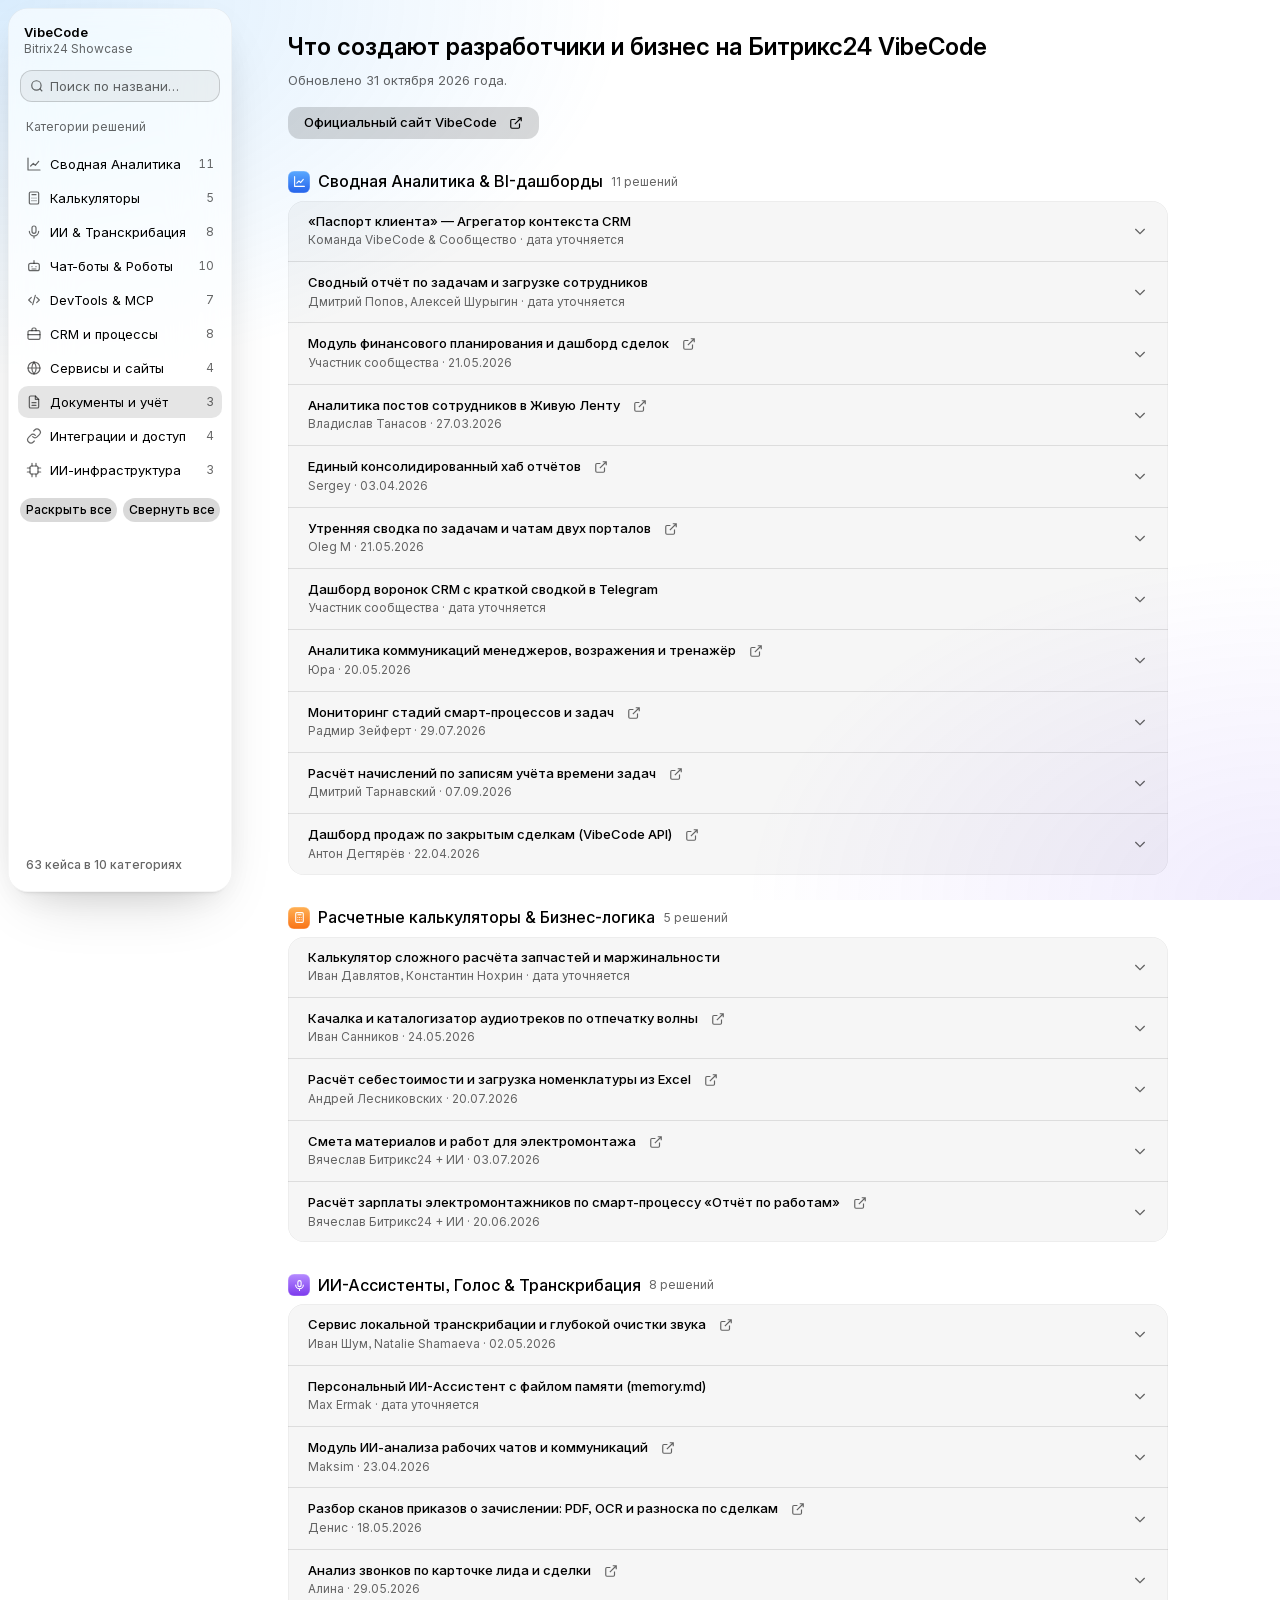
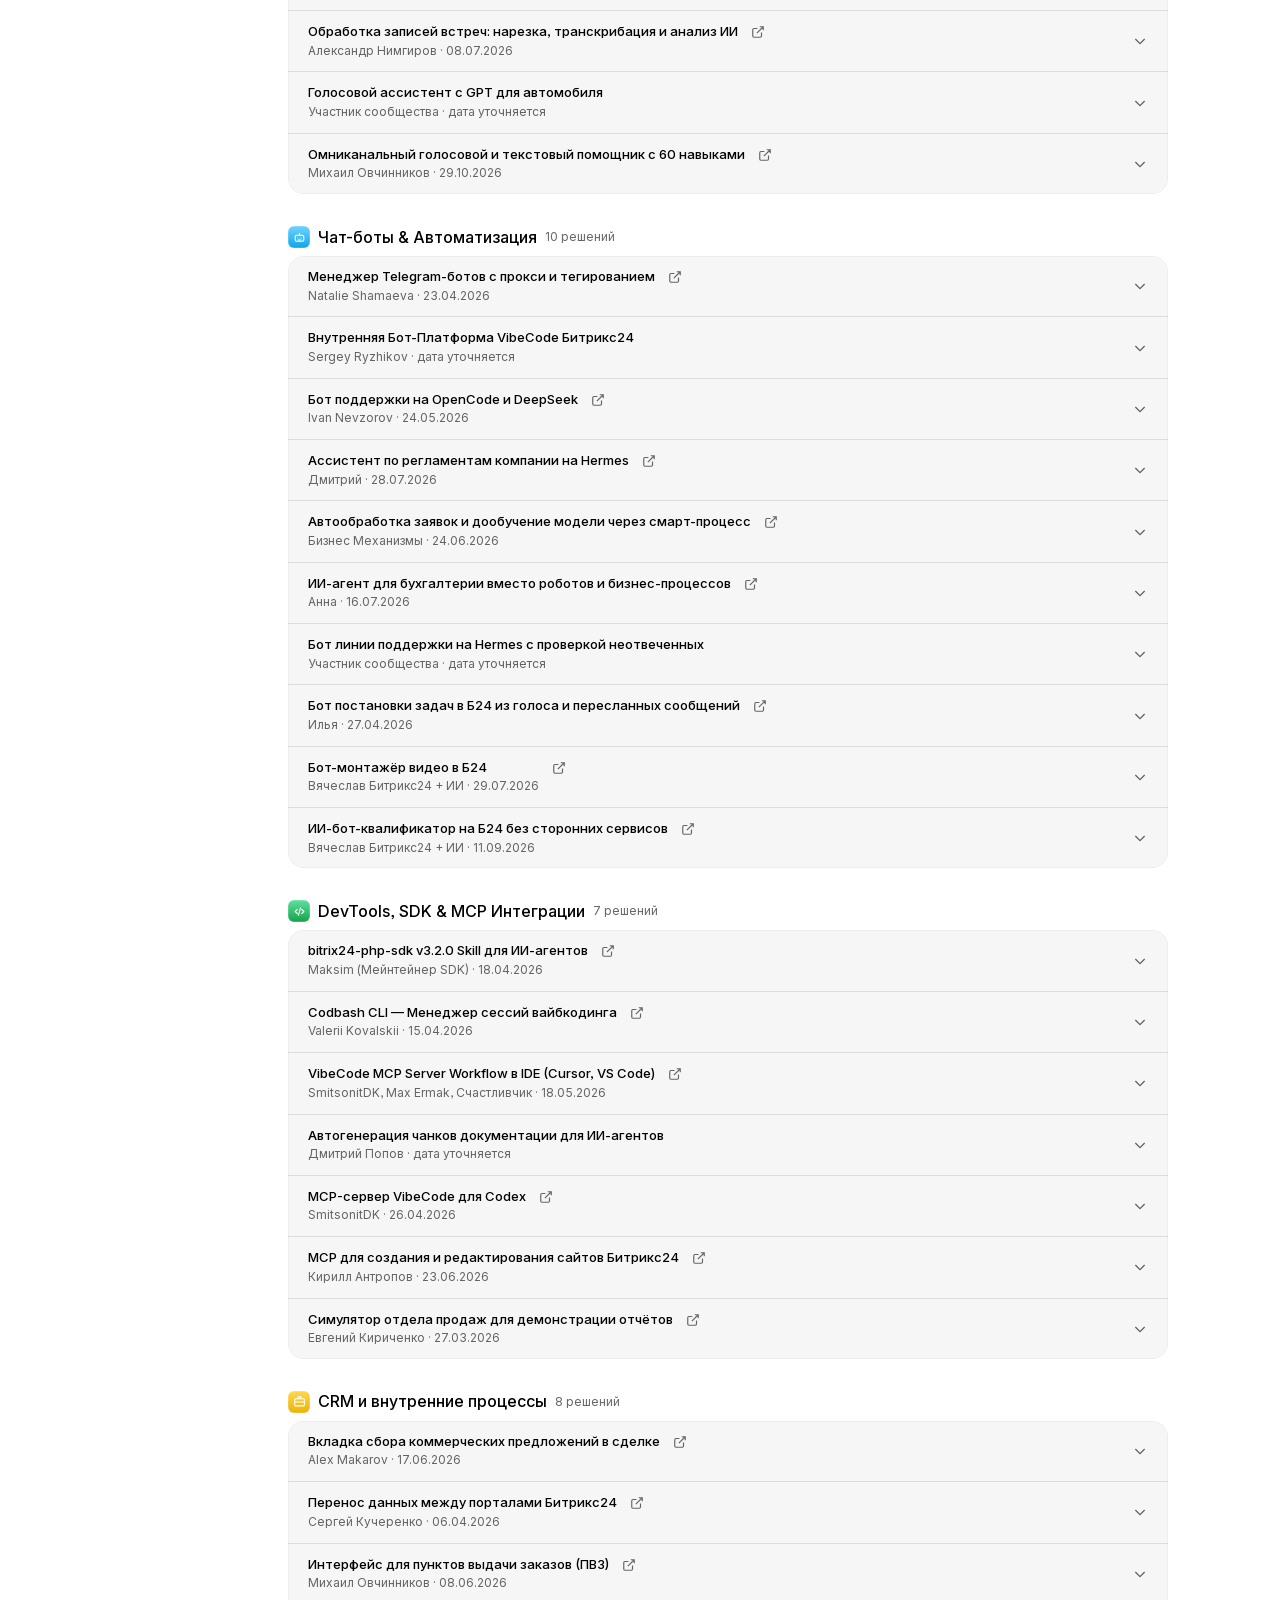
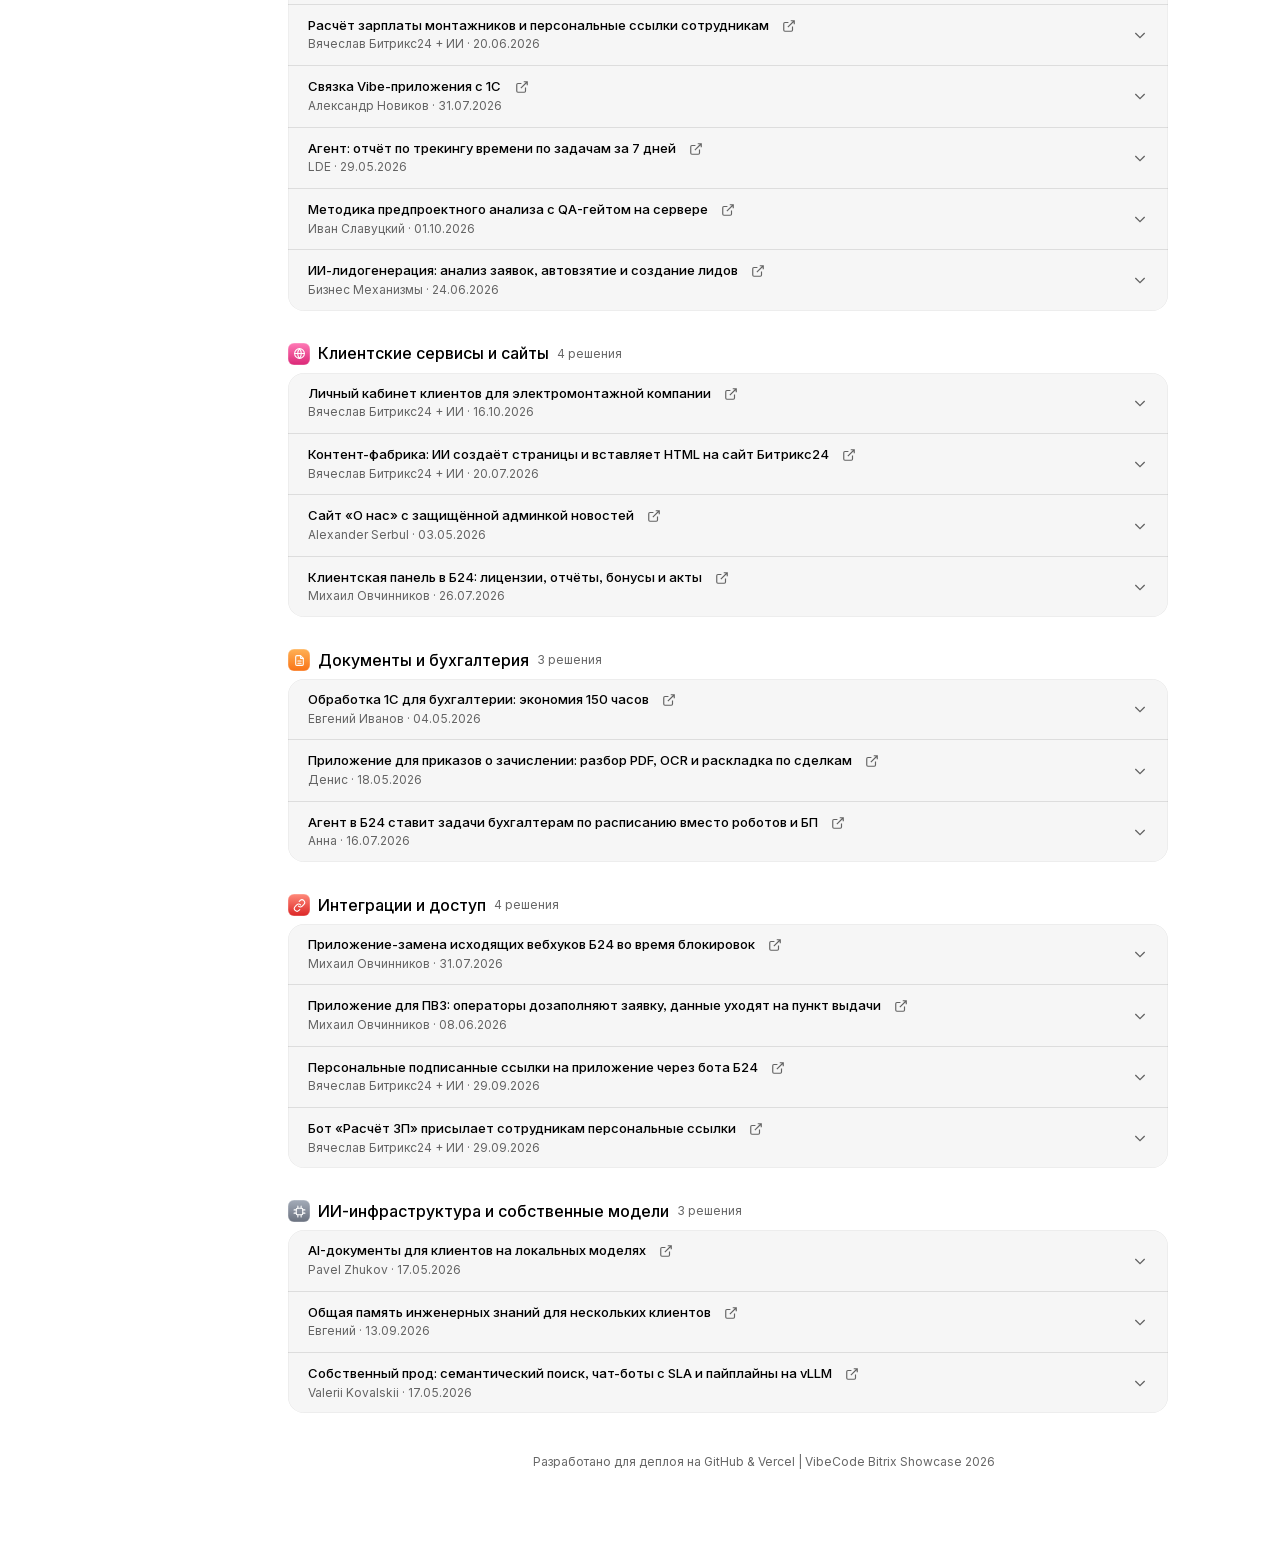
<file: index.html>
<!DOCTYPE html>
<html lang="ru" data-theme="light">
<head>
  <meta charset="UTF-8">
  <meta name="viewport" content="width=device-width, initial-scale=1.0">
  <title>VibeCode Bitrix Showcase — Каталог Реальных Проектов</title>
  <meta name="description" content="Витрина решений и продуктов, созданных пользователями на платформе Битрикс24 VibeCode. Дашборды, ИИ-ассистенты, транскрибация, калькуляторы и боты.">
  
  
  <!-- Stylesheet -->
  <link rel="stylesheet" href="design/tokens.css">
  <link rel="stylesheet" href="styles.css">
</head>
<body>

  <a class="skip-link" href="#main">Перейти к кейсам</a>

  <!-- App Wrapper -->
  <div class="app-container">

    <!-- Mobile Header -->
    <header class="mobile-header">
      <div class="mobile-logo">VibeCode Showcase</div>
      <button class="mobile-menu-btn" id="mobileMenuBtn" aria-label="Открыть меню" aria-expanded="false" aria-controls="sidebar">
        <svg width="20" height="20" fill="none" stroke="currentColor" stroke-width="2" viewBox="0 0 24 24" aria-hidden="true"><path d="M4 6h16M4 12h16M4 18h16"></path></svg>
      </button>
    </header>

    <!-- Sidebar - Static Left Menu (Fixed & Independent Scroll) -->
    <aside class="sidebar" id="sidebar">
      
      <!-- Brand Logo -->
      <div class="brand-header">
        <div>
          <div class="brand-title">VibeCode</div>
          <div class="brand-subtitle">Bitrix24 Showcase</div>
        </div>
      </div>

      <!-- Live Search Box -->
      <div class="search-container" role="search">
        <svg class="search-icon" aria-hidden="true" width="16" height="16" fill="none" stroke="currentColor" stroke-width="2" viewBox="0 0 24 24"><circle cx="11" cy="11" r="8"></circle><path d="M21 21l-4.35-4.35"></path></svg>
        <label for="searchInput" class="sr-only">Поиск по кейсам</label>
        <input type="search" id="searchInput" class="search-input" placeholder="Поиск по названию или автору..." autocomplete="off">
        <button type="button" class="search-clear" id="searchClear" aria-label="Очистить поиск" hidden>✕</button>
      </div>

      <!-- Navigation Categories -->
      <div class="nav-section-title">Категории решений</div>
      <nav aria-label="Категории решений">
      <ul class="nav-menu">
        <li>
          <a href="#analytics" class="nav-link active">
            <span class="nav-label"><svg class="icon" viewBox="0 0 24 24" aria-hidden="true"><path d="M3 3v18h18"/><path d="M7 15l4-4 3 3 5-6"/></svg><span>Сводная Аналитика</span></span>
            <span class="nav-badge">11</span>
          </a>
        </li>
        <li>
          <a href="#calculators" class="nav-link">
            <span class="nav-label"><svg class="icon" viewBox="0 0 24 24" aria-hidden="true"><rect x="5" y="3" width="14" height="18" rx="2"/><path d="M9 7h6M9 12h.01M12 12h.01M15 12h.01M9 16h.01M12 16h.01M15 16h.01"/></svg><span>Калькуляторы</span></span>
            <span class="nav-badge">5</span>
          </a>
        </li>
        <li>
          <a href="#ai-voice" class="nav-link">
            <span class="nav-label"><svg class="icon" viewBox="0 0 24 24" aria-hidden="true"><rect x="9" y="3" width="6" height="11" rx="3"/><path d="M5 11a7 7 0 0 0 14 0M12 18v3"/></svg><span>ИИ & Транскрибация</span></span>
            <span class="nav-badge">8</span>
          </a>
        </li>
        <li>
          <a href="#bots" class="nav-link">
            <span class="nav-label"><svg class="icon" viewBox="0 0 24 24" aria-hidden="true"><rect x="4" y="8" width="16" height="11" rx="3"/><path d="M12 4v4M9 13h.01M15 13h.01M9 16.5h6"/></svg><span>Чат-боты & Роботы</span></span>
            <span class="nav-badge">10</span>
          </a>
        </li>
        <li>
          <a href="#devtools" class="nav-link">
            <span class="nav-label"><svg class="icon" viewBox="0 0 24 24" aria-hidden="true"><path d="M8 8l-4 4 4 4M16 8l4 4-4 4M14 5l-4 14"/></svg><span>DevTools & MCP</span></span>
            <span class="nav-badge">7</span>
          </a>
        </li>
        <li>
          <a href="#crm-internal" class="nav-link">
            <span class="nav-label"><svg class="icon" viewBox="0 0 24 24" aria-hidden="true"><rect x="3" y="7" width="18" height="13" rx="2"/><path d="M9 7V5a2 2 0 0 1 2-2h2a2 2 0 0 1 2 2v2M3 13h18"/></svg><span>CRM и процессы</span></span>
            <span class="nav-badge">8</span>
          </a>
        </li>
        <li>
          <a href="#client-services" class="nav-link">
            <span class="nav-label"><svg class="icon" viewBox="0 0 24 24" aria-hidden="true"><circle cx="12" cy="12" r="9"/><path d="M3 12h18M12 3a14 14 0 0 1 0 18M12 3a14 14 0 0 0 0 18"/></svg><span>Сервисы и сайты</span></span>
            <span class="nav-badge">4</span>
          </a>
        </li>
        <li>
          <a href="#docs-accounting" class="nav-link">
            <span class="nav-label"><svg class="icon" viewBox="0 0 24 24" aria-hidden="true"><path d="M14 3H7a2 2 0 0 0-2 2v14a2 2 0 0 0 2 2h10a2 2 0 0 0 2-2V8z"/><path d="M14 3v5h5M9 13h6M9 17h6"/></svg><span>Документы и учёт</span></span>
            <span class="nav-badge">3</span>
          </a>
        </li>
        <li>
          <a href="#integrations-access" class="nav-link">
            <span class="nav-label"><svg class="icon" viewBox="0 0 24 24" aria-hidden="true"><path d="M10 13a5 5 0 0 0 7.07 0l3-3a5 5 0 0 0-7.07-7.07l-1.5 1.5"/><path d="M14 11a5 5 0 0 0-7.07 0l-3 3a5 5 0 0 0 7.07 7.07l1.5-1.5"/></svg><span>Интеграции и доступ</span></span>
            <span class="nav-badge">4</span>
          </a>
        </li>
        <li>
          <a href="#ai-infra" class="nav-link">
            <span class="nav-label"><svg class="icon" viewBox="0 0 24 24" aria-hidden="true"><rect x="6" y="6" width="12" height="12" rx="2"/><path d="M9 2v4M15 2v4M9 18v4M15 18v4M2 9h4M2 15h4M18 9h4M18 15h4"/></svg><span>ИИ-инфраструктура</span></span>
            <span class="nav-badge">3</span>
          </a>
        </li>
      </ul>
      </nav>

      <!-- Global Controls -->
      <div class="control-row">
        <button class="btn-secondary btn-small" id="expandAllBtn">Раскрыть все</button>
        <button class="btn-secondary btn-small" id="collapseAllBtn">Свернуть все</button>
      </div>

      <!-- Sidebar Footer Stats -->
      <div class="sidebar-footer">
        <p class="sidebar-count" aria-live="polite"><span id="totalCasesCount">63</span> кейса в 10 категориях</p>
      </div>
    </aside>

    <!-- Main Content Area - Scrollable Right -->
    <main class="main-content" id="main">

      <!-- Hero Header Banner -->
      <section class="hero-section">
        <h1 class="hero-title">Что создают разработчики и бизнес на Битрикс24 VibeCode</h1>
        <p class="hero-description">Обновлено 31 октября 2026 года.</p>
        <div class="hero-actions">
          <a href="https://vibecode.bitrix24.tech/" target="_blank" rel="noopener" class="btn-secondary">
            Официальный сайт VibeCode<span class="sr-only"> (откроется в новой вкладке)</span>
            <svg width="14" height="14" fill="none" stroke="currentColor" stroke-width="2" viewBox="0 0 24 24"><path d="M18 13v6a2 2 0 01-2 2H5a2 2 0 01-2-2V8a2 2 0 012-2h6M15 3h6v6M10 14L21 3"></path></svg>
          </a>
        </div>
      </section>

      <!-- CATEGORY 1: Сводная Аналитика -->
      <section class="category-section" id="analytics">
        <div class="category-header">
          <div class="category-title-group">
            <div class="category-icon"><svg class="icon" viewBox="0 0 24 24" aria-hidden="true"><path d="M3 3v18h18"/><path d="M7 15l4-4 3 3 5-6"/></svg></div>
            <h2 class="category-title">Сводная Аналитика & BI-дашборды</h2>
            <div class="category-count">11 решений</div>
          </div>
        </div>

        <div class="accordion-group">

          <div class="accordion-item" data-date="">
            <h3 class="accordion-heading"><button type="button" class="accordion-header" aria-expanded="false" aria-controls="case-1">
              <span class="accordion-meta-main">
                <span class="case-header-content">
                  <span class="case-title">«Паспорт клиента» — Агрегатор контекста CRM</span>
                  <span class="case-author">
                    <span class="case-author-icon">👤</span> Команда VibeCode & Сообщество
                   · <span class="case-date-missing">дата уточняется</span></span>
                </span>
              </span>
              <span class="accordion-chevron">
                <svg width="18" height="18" fill="none" stroke="currentColor" stroke-width="2" viewBox="0 0 24 24"><path d="M19 9l-7 7-7-7"></path></svg>
              </span>
            </button></h3>
            <div class="accordion-content" id="case-1">
              <div class="accordion-body-inner">
                <div class="case-grid">
                  <div>
                    <div class="case-section-subtitle">Описание решения</div>
                    <div class="case-description">
                      Полный сводный дашборд по компании, который мгновенно объединяет карточку компании, контакты, сделки, лиды и истории активностей в одном окне без ручного перехода по десяткам вкладок Битрикс24.
                    </div>
                    <div class="case-section-subtitle">Ключевые возможности</div>
                    <ul class="feature-list">
                      <li class="feature-item"><span class="feature-bullet">✓</span> Работа в 2 местах: Вкладка в карточке компании (<code>CRM_COMPANY_DETAIL_TAB</code>) и левом меню (<code>LEFT_MENU</code>).</li>
                      <li class="feature-item"><span class="feature-bullet">✓</span> Двухэтапный Batch API: первичный запрос компании + 2-й проход догрузки активностей по сделкам.</li>
                      <li class="feature-item"><span class="feature-bullet">✓</span> Безопасность: Авторизация сохраняется через <code>HttpOnly</code> cookie с <code>SameSite=None; Secure</code>.</li>
                    </ul>
                    <div class="tech-tags">
                      <span class="tech-tag">TypeScript</span>
                      <span class="tech-tag">Vibe Batch API</span>
                      <span class="tech-tag">node:test</span>
                      <span class="tech-tag">SSR HTML</span>
                    </div>
                  </div>
                  <div class="meta-box">
                    <div class="meta-item">
                      <div class="meta-label">Размещение</div>
                      <div class="meta-value">CRM Tab / Left Menu</div>
                    </div>
                    <div class="meta-item">
                      <div class="meta-label">Экономия времени</div>
                      <div class="meta-value">До 2 часов в день на поиск</div>
                    </div>
                    <div class="meta-item">
                      <div class="meta-label">Шлюз авторизации</div>
                      <div class="meta-value">Vibe Handler Gateway</div>
                    </div>
                  </div>
                </div>
              </div>
            </div>
          </div>

          <!-- Case 2: Отчет по задачам -->

          <div class="accordion-item" data-date="">
            <h3 class="accordion-heading"><button type="button" class="accordion-header" aria-expanded="false" aria-controls="case-2">
              <span class="accordion-meta-main">
                <span class="case-header-content">
                  <span class="case-title">Сводный отчёт по задачам и загрузке сотрудников</span>
                  <span class="case-author">
                    <span class="case-author-icon">👤</span> Дмитрий Попов, Алексей Шурыгин
                   · <span class="case-date-missing">дата уточняется</span></span>
                </span>
              </span>
              <span class="accordion-chevron">
                <svg width="18" height="18" fill="none" stroke="currentColor" stroke-width="2" viewBox="0 0 24 24"><path d="M19 9l-7 7-7-7"></path></svg>
              </span>
            </button></h3>
            <div class="accordion-content" id="case-2">
              <div class="accordion-body-inner">
                <div class="case-grid">
                  <div>
                    <div class="case-section-subtitle">Описание решения</div>
                    <div class="case-description">
                      Приложение со сводным отчетом по задачам, активным сотрудникам и исполнителям. Позволяет выбирать произвольные диапазоны дат, строить сводные графики и дашборды с фильтрацией по статусам.
                    </div>
                    <ul class="feature-list">
                      <li class="feature-item"><span class="feature-bullet">✓</span> Исключает необходимость сложной настройки сторонних BI-конструкторов.</li>
                      <li class="feature-item"><span class="feature-bullet">✓</span> Рассчитывает суммарное рабочее время и показатели закрытия задач по всем активным сотрудникам.</li>
                    </ul>
                    <div class="telegram-quote">
                      «Сделай мне отчет по задачам: выбор периода по датам, ответственные — все активные сотрудники, таблица, графики, суммарные дашборды... ИИ сделал это за несколько минут!» — Из чата VibeCode
                    </div>
                  </div>
                  <div class="meta-box">
                    <div class="meta-item">
                      <div class="meta-label">Время создания</div>
                      <div class="meta-value">~15 минут промптинга</div>
                    </div>
                    <div class="meta-item">
                      <div class="meta-label">Тип UI</div>
                      <div class="meta-value">Таблицы & Графики</div>
                    </div>
                  </div>
                </div>
              </div>
            </div>
          </div>

          <!-- Case 3: Модуль финпланирования -->

          <div class="accordion-item" data-date="2026-05-21">
            <h3 class="accordion-heading"><button type="button" class="accordion-header" aria-expanded="false" aria-controls="case-3">
              <span class="accordion-meta-main">
                <span class="case-header-content">
                  <span class="case-title">Модуль финансового планирования и дашборд сделок</span>
                  <span class="case-author">
                    <span class="case-author-icon">👤</span> Участник сообщества
                   · <time datetime="2026-05-21">21.05.2026</time></span>
                </span>
              </span>
              <span class="accordion-chevron">
                <svg width="18" height="18" fill="none" stroke="currentColor" stroke-width="2" viewBox="0 0 24 24"><path d="M19 9l-7 7-7-7"></path></svg>
              </span>
            </button><a class="source-icon" href="https://t.me/c/3761894596/4752" target="_blank" rel="noopener" aria-label="Открыть пост в чате (откроется в новой вкладке)" title="Открыть пост в чате"><svg width="14" height="14" fill="none" stroke="currentColor" stroke-width="2" viewBox="0 0 24 24" aria-hidden="true"><path d="M18 13v6a2 2 0 01-2 2H5a2 2 0 01-2-2V8a2 2 0 012-2h6M15 3h6v6M10 14L21 3"></path></svg></a></h3>
            <div class="accordion-content" id="case-3">
              <div class="accordion-body-inner">
                <div class="case-grid">
                  <div>
                    <div class="case-section-subtitle">Описание решения</div>
                    <div class="case-description">
                      Кастомный модуль финансового планирования, представляющий собой визуальный дашборд со сводными таблицами и трендовыми графиками на основе прошлых периодов и текущих сделок в CRM.
                    </div>
                    <div class="tech-tags">
                      <span class="tech-tag">CRM Deals API</span>
                      <span class="tech-tag">Financial Charts</span>
                      <span class="tech-tag">BlackHole Server</span>
                    </div>
                  </div>
                  <div class="meta-box">
                    <div class="meta-item">
                      <div class="meta-label">Назначение</div>
                      <div class="meta-value">Планирование выручки</div>
                    </div>
                  </div>
                </div>
              </div>
            </div>
          </div>

          <!-- Case 4: Анализ Живой Ленты -->

          <div class="accordion-item" data-date="2026-03-27">
            <h3 class="accordion-heading"><button type="button" class="accordion-header" aria-expanded="false" aria-controls="case-4">
              <span class="accordion-meta-main">
                <span class="case-header-content">
                  <span class="case-title">Аналитика постов сотрудников в Живую Ленту</span>
                  <span class="case-author">
                    <span class="case-author-icon">👤</span> Владислав Танасов
                   · <time datetime="2026-03-27">27.03.2026</time></span>
                </span>
              </span>
              <span class="accordion-chevron">
                <svg width="18" height="18" fill="none" stroke="currentColor" stroke-width="2" viewBox="0 0 24 24"><path d="M19 9l-7 7-7-7"></path></svg>
              </span>
            </button><a class="source-icon" href="https://t.me/c/3761894596/200" target="_blank" rel="noopener" aria-label="Открыть пост в чате (откроется в новой вкладке)" title="Открыть пост в чате"><svg width="14" height="14" fill="none" stroke="currentColor" stroke-width="2" viewBox="0 0 24 24" aria-hidden="true"><path d="M18 13v6a2 2 0 01-2 2H5a2 2 0 01-2-2V8a2 2 0 012-2h6M15 3h6v6M10 14L21 3"></path></svg></a></h3>
            <div class="accordion-content" id="case-4">
              <div class="accordion-body-inner">
                <div class="case-description">
                  Приложение собирает вовлеченность и группирует количество публикаций сотрудников в Новости / Живую ленту Битрикс24 в разрезе месяцев за последний год.
                </div>
              

</div>
            </div>
          </div>

          <!-- Case 5: Единый дашборд отчетов -->

          <div class="accordion-item" data-date="2026-04-03">
            <h3 class="accordion-heading"><button type="button" class="accordion-header" aria-expanded="false" aria-controls="case-5">
              <span class="accordion-meta-main">
                <span class="case-header-content">
                  <span class="case-title">Единый консолидированный хаб отчётов</span>
                  <span class="case-author">
                    <span class="case-author-icon">👤</span> Sergey
                   · <time datetime="2026-04-03">03.04.2026</time></span>
                </span>
              </span>
              <span class="accordion-chevron">
                <svg width="18" height="18" fill="none" stroke="currentColor" stroke-width="2" viewBox="0 0 24 24"><path d="M19 9l-7 7-7-7"></path></svg>
              </span>
            </button><a class="source-icon" href="https://t.me/c/3761894596/632" target="_blank" rel="noopener" aria-label="Открыть пост в чате (откроется в новой вкладке)" title="Открыть пост в чате"><svg width="14" height="14" fill="none" stroke="currentColor" stroke-width="2" viewBox="0 0 24 24" aria-hidden="true"><path d="M18 13v6a2 2 0 01-2 2H5a2 2 0 01-2-2V8a2 2 0 012-2h6M15 3h6v6M10 14L21 3"></path></svg></a></h3>
            <div class="accordion-content" id="case-5">
              <div class="accordion-body-inner">
                <div class="case-description">
                  Разработчик написал несколько узкоспециализированных отчетов, а затем объединил их в единое приложение с подкючением к Б24. Все ключевые показатели теперь доступны в одном интерфейсе в реальном времени.
                </div>
              

</div>
            </div>
          </div>


          <!-- Case: Утренняя сводка по задачам и чатам двух порталов -->

          <div class="accordion-item" data-date="2026-05-21">
            <h3 class="accordion-heading"><button type="button" class="accordion-header" aria-expanded="false" aria-controls="case-6">
              <span class="accordion-meta-main">
                <span class="case-header-content">
                  <span class="case-title">Утренняя сводка по задачам и чатам двух порталов</span>
                  <span class="case-author">
                    <span class="case-author-icon">👤</span> Oleg M
                   · <time datetime="2026-05-21">21.05.2026</time></span>
                </span>
              </span>
              <span class="accordion-chevron">
                <svg width="18" height="18" fill="none" stroke="currentColor" stroke-width="2" viewBox="0 0 24 24"><path d="M19 9l-7 7-7-7"></path></svg>
              </span>
            </button><a class="source-icon" href="https://t.me/c/3761894596/4872" target="_blank" rel="noopener" aria-label="Открыть пост в чате (откроется в новой вкладке)" title="Открыть пост в чате"><svg width="14" height="14" fill="none" stroke="currentColor" stroke-width="2" viewBox="0 0 24 24" aria-hidden="true"><path d="M18 13v6a2 2 0 01-2 2H5a2 2 0 01-2-2V8a2 2 0 012-2h6M15 3h6v6M10 14L21 3"></path></svg></a></h3>
            <div class="accordion-content" id="case-6">
              <div class="accordion-body-inner">
                <div class="case-grid">
                  <div>
                    <div class="case-section-subtitle">Описание решения</div>
                    <div class="case-description">
                      Бот собирает аналитику по задачам и чатам сразу с двух порталов Битрикс24 и каждое утро присылает обзор. Для анализа подключён облачный агент Cursor.
                    </div>
                    <div class="case-section-subtitle">Ключевые возможности</div>
                    <ul class="feature-list">
                      <li class="feature-item"><span class="feature-bullet">✓</span> Данные с двух порталов в одном обзоре</li><li class="feature-item"><span class="feature-bullet">✓</span> Ежедневная сводка без ручного запуска</li>
                    </ul>
                    <div class="tech-tags">
                      <span class="tech-tag">Vibe Bot</span><span class="tech-tag">Tasks</span><span class="tech-tag">Cursor Agent</span>
                    </div>
                  </div>
                  <div class="meta-box">
                    <div class="meta-item"><div class="meta-label">Порталов</div><div class="meta-value">2</div></div><div class="meta-item"><div class="meta-label">Расписание</div><div class="meta-value">Каждое утро</div></div>
                  </div>
                </div>
              </div>
            </div>
          </div>

          <!-- Case: Дашборд воронок CRM с краткой сводкой в Telegram -->

          <div class="accordion-item" data-date="">
            <h3 class="accordion-heading"><button type="button" class="accordion-header" aria-expanded="false" aria-controls="case-7">
              <span class="accordion-meta-main">
                <span class="case-header-content">
                  <span class="case-title">Дашборд воронок CRM с краткой сводкой в Telegram</span>
                  <span class="case-author">
                    <span class="case-author-icon">👤</span> Участник сообщества
                   · <span class="case-date-missing">дата уточняется</span></span>
                </span>
              </span>
              <span class="accordion-chevron">
                <svg width="18" height="18" fill="none" stroke="currentColor" stroke-width="2" viewBox="0 0 24 24"><path d="M19 9l-7 7-7-7"></path></svg>
              </span>
            </button></h3>
            <div class="accordion-content" id="case-7">
              <div class="accordion-body-inner">
                <div class="case-grid">
                  <div>
                    <div class="case-section-subtitle">Описание решения</div>
                    <div class="case-description">
                      Дашборд показывает состояние воронок CRM. Автор хотел получать краткую сводку по ним в Telegram. В обсуждении выяснилось, что доставка в Telegram зависит от исходящего интернета, а платформа ограничивает его.
                    </div>
                    <div class="case-section-subtitle">Ключевые возможности</div>
                    <ul class="feature-list">
                      <li class="feature-item"><span class="feature-bullet">✓</span> Визуализация воронок CRM</li><li class="feature-item"><span class="feature-bullet">✓</span> Краткая сводка для Telegram (в планах)</li>
                    </ul>
                    <div class="tech-tags">
                      <span class="tech-tag">CRM Funnels</span><span class="tech-tag">Dashboard</span><span class="tech-tag">Telegram</span>
                    </div>
                  </div>
                  <div class="meta-box">
                    <div class="meta-item"><div class="meta-label">Статус</div><div class="meta-value">Дашборд готов, доставка в Telegram под вопросом</div></div>
                  </div>
                </div>
              </div>
            </div>
          </div>

          <!-- Case: Аналитика коммуникаций менеджеров, возражения и тренажёр -->

          <div class="accordion-item" data-date="2026-05-20">
            <h3 class="accordion-heading"><button type="button" class="accordion-header" aria-expanded="false" aria-controls="case-8">
              <span class="accordion-meta-main">
                <span class="case-header-content">
                  <span class="case-title">Аналитика коммуникаций менеджеров, возражения и тренажёр</span>
                  <span class="case-author">
                    <span class="case-author-icon">👤</span> Юра
                   · <time datetime="2026-05-20">20.05.2026</time></span>
                </span>
              </span>
              <span class="accordion-chevron">
                <svg width="18" height="18" fill="none" stroke="currentColor" stroke-width="2" viewBox="0 0 24 24"><path d="M19 9l-7 7-7-7"></path></svg>
              </span>
            </button><a class="source-icon" href="https://t.me/c/3761894596/4704" target="_blank" rel="noopener" aria-label="Открыть пост в чате (откроется в новой вкладке)" title="Открыть пост в чате"><svg width="14" height="14" fill="none" stroke="currentColor" stroke-width="2" viewBox="0 0 24 24" aria-hidden="true"><path d="M18 13v6a2 2 0 01-2 2H5a2 2 0 01-2-2V8a2 2 0 012-2h6M15 3h6v6M10 14L21 3"></path></svg></a></h3>
            <div class="accordion-content" id="case-8">
              <div class="accordion-body-inner">
                <div class="case-grid">
                  <div>
                    <div class="case-section-subtitle">Описание решения</div>
                    <div class="case-description">
                      Интерфейс вынесен за пределы CRM. Он хранит аналитику по коммуникациям менеджеров, собирает возражения клиентов и подсвечивает, где менеджеры не доработали. Внутренний тренажёр помогает отработать возражения, а рейтинг менеджеров подстёгивает работу.
                    </div>
                    <div class="case-section-subtitle">Ключевые возможности</div>
                    <ul class="feature-list">
                      <li class="feature-item"><span class="feature-bullet">✓</span> Сбор и подсветка возражений</li><li class="feature-item"><span class="feature-bullet">✓</span> Встроенный тренажёр отработки возражений</li><li class="feature-item"><span class="feature-bullet">✓</span> Рейтинг менеджеров</li>
                    </ul>
                    <div class="tech-tags">
                      <span class="tech-tag">Sales Analytics</span><span class="tech-tag">Trainer</span><span class="tech-tag">Rating</span>
                    </div>
                  </div>
                  <div class="meta-box">
                    <div class="meta-item"><div class="meta-label">Размещение</div><div class="meta-value">Вне CRM</div></div>
                  </div>
                </div>
              </div>
            </div>
          </div>

          <!-- Case: Мониторинг стадий смарт-процессов и задач -->

          <div class="accordion-item" data-date="2026-07-29">
            <h3 class="accordion-heading"><button type="button" class="accordion-header" aria-expanded="false" aria-controls="case-9">
              <span class="accordion-meta-main">
                <span class="case-header-content">
                  <span class="case-title">Мониторинг стадий смарт-процессов и задач</span>
                  <span class="case-author">
                    <span class="case-author-icon">👤</span> Радмир Зейферт
                   · <time datetime="2026-07-29">29.07.2026</time></span>
                </span>
              </span>
              <span class="accordion-chevron">
                <svg width="18" height="18" fill="none" stroke="currentColor" stroke-width="2" viewBox="0 0 24 24"><path d="M19 9l-7 7-7-7"></path></svg>
              </span>
            </button><a class="source-icon" href="https://t.me/c/3761894596/10507" target="_blank" rel="noopener" aria-label="Открыть пост в чате (откроется в новой вкладке)" title="Открыть пост в чате"><svg width="14" height="14" fill="none" stroke="currentColor" stroke-width="2" viewBox="0 0 24 24" aria-hidden="true"><path d="M18 13v6a2 2 0 01-2 2H5a2 2 0 01-2-2V8a2 2 0 012-2h6M15 3h6v6M10 14L21 3"></path></svg></a></h3>
            <div class="accordion-content" id="case-9">
              <div class="accordion-body-inner">
                <div class="case-grid">
                  <div>
                    <div class="case-section-subtitle">Описание решения</div>
                    <div class="case-description">
                      Приложение показывает, на каких стадиях находятся элементы смарт-процессов, и отслеживает выполнение задач внутри них.
                    </div>
                    <div class="case-section-subtitle">Ключевые возможности</div>
                    <ul class="feature-list">
                      <li class="feature-item"><span class="feature-bullet">✓</span> Обзор стадий смарт-процессов</li><li class="feature-item"><span class="feature-bullet">✓</span> Статус выполнения задач</li><li class="feature-item"><span class="feature-bullet">✓</span> Ограничение: сессия приложения истекает через 1–2 минуты и открывается заново</li>
                    </ul>
                    <div class="tech-tags">
                      <span class="tech-tag">Smart Processes</span><span class="tech-tag">Tasks</span>
                    </div>
                  </div>
                  <div class="meta-box">
                    <div class="meta-item"><div class="meta-label">Статус</div><div class="meta-value">Работает, короткая сессия в обсуждении</div></div>
                  </div>
                </div>
              </div>
            </div>
          </div>

          <!-- Case: Расчёт начислений по записям учёта времени задач -->

          <div class="accordion-item" data-date="2026-09-07">
            <h3 class="accordion-heading"><button type="button" class="accordion-header" aria-expanded="false" aria-controls="case-10">
              <span class="accordion-meta-main">
                <span class="case-header-content">
                  <span class="case-title">Расчёт начислений по записям учёта времени задач</span>
                  <span class="case-author">
                    <span class="case-author-icon">👤</span> Дмитрий Тарнавский
                   · <time datetime="2026-09-07">07.09.2026</time></span>
                </span>
              </span>
              <span class="accordion-chevron">
                <svg width="18" height="18" fill="none" stroke="currentColor" stroke-width="2" viewBox="0 0 24 24"><path d="M19 9l-7 7-7-7"></path></svg>
              </span>
            </button><a class="source-icon" href="https://t.me/c/3761894596/12884" target="_blank" rel="noopener" aria-label="Открыть пост в чате (откроется в новой вкладке)" title="Открыть пост в чате"><svg width="14" height="14" fill="none" stroke="currentColor" stroke-width="2" viewBox="0 0 24 24" aria-hidden="true"><path d="M18 13v6a2 2 0 01-2 2H5a2 2 0 01-2-2V8a2 2 0 012-2h6M15 3h6v6M10 14L21 3"></path></svg></a></h3>
            <div class="accordion-content" id="case-10">
              <div class="accordion-body-inner">
                <div class="case-grid">
                  <div>
                    <div class="case-section-subtitle">Описание решения</div>
                    <div class="case-description">
                      Приложение считает начисления по записям затраченного времени в задачах. Из-за отсутствия надёжного поля обновления у записей оно перечитывает записи текущего и прошлого месяцев целиком, что расходует лимиты API.
                    </div>
                    <div class="case-section-subtitle">Ключевые возможности</div>
                    <ul class="feature-list">
                      <li class="feature-item"><span class="feature-bullet">✓</span> Расчёт начислений по учёту времени</li><li class="feature-item"><span class="feature-bullet">✓</span> Ограничение: нет инкрементальной выборки изменённых записей, как и обнаружения удалённых (заявка в поддержку)</li>
                    </ul>
                    <div class="tech-tags">
                      <span class="tech-tag">Time Tracking API</span><span class="tech-tag">Payroll</span>
                    </div>
                  </div>
                  <div class="meta-box">
                    <div class="meta-item"><div class="meta-label">Узкое место</div><div class="meta-value">Лимиты API при полной сверке</div></div>
                  </div>
                </div>
              </div>
            </div>
          </div>

          <div class="accordion-item" data-date="2026-04-22">
            <h3 class="accordion-heading"><button type="button" class="accordion-header" aria-expanded="false" aria-controls="case-11">
              <span class="accordion-meta-main">
                <span class="case-header-content">
                  <span class="case-title">Дашборд продаж по закрытым сделкам (VibeCode API)</span>
                  <span class="case-author"><span class="case-author-icon">👤</span> Антон Дегтярёв · <time datetime="2026-04-22">22.04.2026</time></span>
                </span>
              </span>
              <span class="accordion-chevron"><svg width="18" height="18" fill="none" stroke="currentColor" stroke-width="2" viewBox="0 0 24 24"><path d="M19 9l-7 7-7-7"></path></svg></span>
            </button><a class="source-icon" href="https://t.me/c/3761894596/2176" target="_blank" rel="noopener" aria-label="Открыть пост в чате (откроется в новой вкладке)" title="Открыть пост в чате"><svg width="14" height="14" fill="none" stroke="currentColor" stroke-width="2" viewBox="0 0 24 24" aria-hidden="true"><path d="M18 13v6a2 2 0 01-2 2H5a2 2 0 01-2-2V8a2 2 0 012-2h6M15 3h6v6M10 14L21 3"></path></svg></a></h3>
            <div class="accordion-content" id="case-11">
              <div class="accordion-body-inner">
                <div class="case-grid">
                  <div>
                    <div class="case-section-subtitle">Описание решения</div>
                    <div class="case-description">Дашборд, который выгружает закрытые сделки из VibeCode API. Запрос переделан: вместо пяти окон по семь дней теперь один запрос с пагинацией, и расхождения на стыках окон исчезли.</div>
                    <div class="case-section-subtitle">Ключевые возможности</div>
                    <ul class="feature-list"><li class="feature-item"><span class="feature-bullet">✓</span> Совпадение с CRM: 168 сделок за проверяемый период (со слов автора)</li><li class="feature-item"><span class="feature-bullet">✓</span> Окна по дате создания оставлены только для полного списка сделок, где без них данные не выгружаются</li></ul>
                  </div>
                  <div class="meta-box"><div class="meta-item"><div class="meta-label">Статус</div><div class="meta-value">работает (со слов автора)</div></div></div>
                </div>
              </div>
            </div>
          </div>

        </div>
      </section>

      <!-- CATEGORY 2: Калькуляторы -->
      <section class="category-section" id="calculators">
        <div class="category-header">
          <div class="category-title-group">
            <div class="category-icon"><svg class="icon" viewBox="0 0 24 24" aria-hidden="true"><rect x="5" y="3" width="14" height="18" rx="2"/><path d="M9 7h6M9 12h.01M12 12h.01M15 12h.01M9 16h.01M12 16h.01M15 16h.01"/></svg></div>
            <h2 class="category-title">Расчетные калькуляторы & Бизнес-логика</h2>
            <div class="category-count">5 решений</div>
          </div>
        </div>

        <div class="accordion-group">

          <div class="accordion-item" data-date="">
            <h3 class="accordion-heading"><button type="button" class="accordion-header" aria-expanded="false" aria-controls="case-12">
              <span class="accordion-meta-main">
                <span class="case-header-content">
                  <span class="case-title">Калькулятор сложного расчёта запчастей и маржинальности</span>
                  <span class="case-author">
                    <span class="case-author-icon">👤</span> Иван Давлятов, Константин Нохрин
                   · <span class="case-date-missing">дата уточняется</span></span>
                </span>
              </span>
              <span class="accordion-chevron">
                <svg width="18" height="18" fill="none" stroke="currentColor" stroke-width="2" viewBox="0 0 24 24"><path d="M19 9l-7 7-7-7"></path></svg>
              </span>
            </button></h3>
            <div class="accordion-content" id="case-12">
              <div class="accordion-body-inner">
                <div class="case-grid">
                  <div>
                    <div class="case-section-subtitle">Описание проблемы и решения</div>
                    <div class="case-description">
                      На протяжении многих лет менеджеры компании вручную считали цены и маржу по оптовым и розничным категориям товаров в многостраничных файлах Excel. С помощью VibeCode логика сложного калькулятора была перенесена в удобное веб-приложение за 1 вечер.
                    </div>
                    <div class="telegram-quote">
                      «Боль, которую на протяжении многих лет пытались решить — выгнать менеджеров из расчетов в Excel. Объяснять было дольше, чем сделать через вайбкодинг!» — Иван Давлятов
                    </div>
                  </div>
                  <div class="meta-box">
                    <div class="meta-item">
                      <div class="meta-label">Заменил</div>
                      <div class="meta-value">Ручные Excel-табели</div>
                    </div>
                    <div class="meta-item">
                      <div class="meta-label">Сфера</div>
                      <div class="meta-value">Оптово-розничные продажи</div>
                    </div>
                  </div>
                </div>
              </div>
            </div>
          </div>

          <!-- Case 7: Качалка и каталогизатор треков -->

          <div class="accordion-item" data-date="2026-05-24">
            <h3 class="accordion-heading"><button type="button" class="accordion-header" aria-expanded="false" aria-controls="case-13">
              <span class="accordion-meta-main">
                <span class="case-header-content">
                  <span class="case-title">Качалка и каталогизатор аудиотреков по отпечатку волны</span>
                  <span class="case-author">
                    <span class="case-author-icon">👤</span> Иван Санников
                   · <time datetime="2026-05-24">24.05.2026</time></span>
                </span>
              </span>
              <span class="accordion-chevron">
                <svg width="18" height="18" fill="none" stroke="currentColor" stroke-width="2" viewBox="0 0 24 24"><path d="M19 9l-7 7-7-7"></path></svg>
              </span>
            </button><a class="source-icon" href="https://t.me/c/3761894596/5211" target="_blank" rel="noopener" aria-label="Открыть пост в чате (откроется в новой вкладке)" title="Открыть пост в чате"><svg width="14" height="14" fill="none" stroke="currentColor" stroke-width="2" viewBox="0 0 24 24" aria-hidden="true"><path d="M18 13v6a2 2 0 01-2 2H5a2 2 0 01-2-2V8a2 2 0 012-2h6M15 3h6v6M10 14L21 3"></path></svg></a></h3>
            <div class="accordion-content" id="case-13">
              <div class="accordion-body-inner">
                <div class="case-description">
                  Утилита автоматического скачивания музыки с дедупликацией по звуковой волне (Audio Fingerprint) и раскладкой по тегам. Создана за 1 сессию вайбкодинга с Claude.
                </div>
              

</div>
            </div>
          </div>

          <!-- Case: Расчёт себестоимости и загрузка номенклатуры из Excel -->

          <div class="accordion-item" data-date="2026-07-20">
            <h3 class="accordion-heading"><button type="button" class="accordion-header" aria-expanded="false" aria-controls="case-14">
              <span class="accordion-meta-main">
                <span class="case-header-content">
                  <span class="case-title">Расчёт себестоимости и загрузка номенклатуры из Excel</span>
                  <span class="case-author">
                    <span class="case-author-icon">👤</span> Андрей Лесниковских
                   · <time datetime="2026-07-20">20.07.2026</time></span>
                </span>
              </span>
              <span class="accordion-chevron">
                <svg width="18" height="18" fill="none" stroke="currentColor" stroke-width="2" viewBox="0 0 24 24"><path d="M19 9l-7 7-7-7"></path></svg>
              </span>
            </button><a class="source-icon" href="https://t.me/c/3761894596/9800" target="_blank" rel="noopener" aria-label="Открыть пост в чате (откроется в новой вкладке)" title="Открыть пост в чате"><svg width="14" height="14" fill="none" stroke="currentColor" stroke-width="2" viewBox="0 0 24 24" aria-hidden="true"><path d="M18 13v6a2 2 0 01-2 2H5a2 2 0 01-2-2V8a2 2 0 012-2h6M15 3h6v6M10 14L21 3"></path></svg></a></h3>
            <div class="accordion-content" id="case-14">
              <div class="accordion-body-inner">
                <div class="case-grid">
                  <div>
                    <div class="case-section-subtitle">Описание решения</div>
                    <div class="case-description">
                      Приложение в сделке подбирает номенклатуру из атомарного справочника, добавляет материалы, работы и дополнительные расходы, считает стоимость строк, групповые итоги, полную себестоимость, цену продажи, прибыль и маржинальность. Спецификация сохраняется в связке со сделкой. Отдельный скрипт превращает Excel-файл с номенклатурой производителя в формат загрузки Битрикс24: структура и свойства раскладываются автоматически, папки создаются вместе с ними.
                    </div>
                    <div class="case-section-subtitle">Ключевые возможности</div>
                    <ul class="feature-list">
                      <li class="feature-item"><span class="feature-bullet">✓</span> Расчёт себестоимости, цены и маржи по строкам</li><li class="feature-item"><span class="feature-bullet">✓</span> Спецификация, привязанная к сделке</li><li class="feature-item"><span class="feature-bullet">✓</span> Excel → загрузка номенклатуры со свойствами и папками</li>
                    </ul>
                    <div class="tech-tags">
                      <span class="tech-tag">Nomenclature</span><span class="tech-tag">Excel</span><span class="tech-tag">Deals</span>
                    </div>
                  </div>
                  <div class="meta-box">
                    <div class="meta-item"><div class="meta-label">Статус</div><div class="meta-value">Завершается обновление CRM</div></div>
                  </div>
                </div>
              </div>
            </div>
          </div>

          <!-- Case: Смета материалов и работ для электромонтажа -->

          <div class="accordion-item" data-date="2026-07-03">
            <h3 class="accordion-heading"><button type="button" class="accordion-header" aria-expanded="false" aria-controls="case-15">
              <span class="accordion-meta-main">
                <span class="case-header-content">
                  <span class="case-title">Смета материалов и работ для электромонтажа</span>
                  <span class="case-author">
                    <span class="case-author-icon">👤</span> Вячеслав Битрикс24 + ИИ
                   · <time datetime="2026-07-03">03.07.2026</time></span>
                </span>
              </span>
              <span class="accordion-chevron">
                <svg width="18" height="18" fill="none" stroke="currentColor" stroke-width="2" viewBox="0 0 24 24"><path d="M19 9l-7 7-7-7"></path></svg>
              </span>
            </button><a class="source-icon" href="https://t.me/c/3761894596/8968" target="_blank" rel="noopener" aria-label="Открыть пост в чате (откроется в новой вкладке)" title="Открыть пост в чате"><svg width="14" height="14" fill="none" stroke="currentColor" stroke-width="2" viewBox="0 0 24 24" aria-hidden="true"><path d="M18 13v6a2 2 0 01-2 2H5a2 2 0 01-2-2V8a2 2 0 012-2h6M15 3h6v6M10 14L21 3"></path></svg></a></h3>
            <div class="accordion-content" id="case-15">
              <div class="accordion-body-inner">
                <div class="case-grid">
                  <div>
                    <div class="case-section-subtitle">Описание решения</div>
                    <div class="case-description">
                      Смета открывается из сделки на десктопе или в мобильном приложении Битрикс24. Цены материалов подтягиваются онлайн с сайтов двух поставщиков. Работы добавляются автоматически: выбрали розетку, сами подтянулись монтаж и установка. Итог сохраняется в Битрикс24 как смарт-процесс, привязанный к сделке, а товары и работы попадают в сделку. Смету можно скачать в PDF или Excel и отправить клиенту.
                    </div>
                    <div class="case-section-subtitle">Ключевые возможности</div>
                    <ul class="feature-list">
                      <li class="feature-item"><span class="feature-bullet">✓</span> Цены материалов у двух поставщиков онлайн</li><li class="feature-item"><span class="feature-bullet">✓</span> Работы подбираются по позициям автоматически</li><li class="feature-item"><span class="feature-bullet">✓</span> Смета сохраняется как смарт-процесс в сделке</li>
                    </ul>
                    <div class="tech-tags">
                      <span class="tech-tag">Smart Process</span><span class="tech-tag">Deals</span><span class="tech-tag">Mobile</span>
                    </div>
                  </div>
                  <div class="meta-box">
                    <div class="meta-item"><div class="meta-label">Размещение</div><div class="meta-value">Сделка: десктоп и мобильное приложение</div></div>
                  </div>
                </div>
              </div>
            </div>
          </div>

          <div class="accordion-item" data-date="2026-06-20">
            <h3 class="accordion-heading"><button type="button" class="accordion-header" aria-expanded="false" aria-controls="case-16">
              <span class="accordion-meta-main">
                <span class="case-header-content">
                  <span class="case-title">Расчёт зарплаты электромонтажников по смарт-процессу «Отчёт по работам»</span>
                  <span class="case-author"><span class="case-author-icon">👤</span> Вячеслав Битрикс24 + ИИ · <time datetime="2026-06-20">20.06.2026</time></span>
                </span>
              </span>
              <span class="accordion-chevron"><svg width="18" height="18" fill="none" stroke="currentColor" stroke-width="2" viewBox="0 0 24 24"><path d="M19 9l-7 7-7-7"></path></svg></span>
            </button><a class="source-icon" href="https://t.me/c/3761894596/7958" target="_blank" rel="noopener" aria-label="Открыть пост в чате (откроется в новой вкладке)" title="Открыть пост в чате"><svg width="14" height="14" fill="none" stroke="currentColor" stroke-width="2" viewBox="0 0 24 24" aria-hidden="true"><path d="M18 13v6a2 2 0 01-2 2H5a2 2 0 01-2-2V8a2 2 0 012-2h6M15 3h6v6M10 14L21 3"></path></svg></a></h3>
            <div class="accordion-content" id="case-16">
              <div class="accordion-body-inner">
                <div class="case-grid">
                  <div>
                    <div class="case-section-subtitle">Описание решения</div>
                    <div class="case-description">Вкладка с отчётами за выбранный период и расчётом премий за квартал и год на основе данных смарт-процесса «Отчёт по работам». Работает с февраля.</div>
                    <div class="case-section-subtitle">Ключевые возможности</div>
                    <ul class="feature-list"><li class="feature-item"><span class="feature-bullet">✓</span> Экономия около 3 часов в месяц, 36 часов в год (со слов автора)</li></ul>
                  </div>
                  <div class="meta-box"><div class="meta-item"><div class="meta-label">Статус</div><div class="meta-value">работает с февраля (со слов автора)</div></div></div>
                </div>
              </div>
            </div>
          </div>

        </div>
      </section>

      <!-- CATEGORY 3: ИИ & Транскрибация -->
      <section class="category-section" id="ai-voice">
        <div class="category-header">
          <div class="category-title-group">
            <div class="category-icon"><svg class="icon" viewBox="0 0 24 24" aria-hidden="true"><rect x="9" y="3" width="6" height="11" rx="3"/><path d="M5 11a7 7 0 0 0 14 0M12 18v3"/></svg></div>
            <h2 class="category-title">ИИ-Ассистенты, Голос & Транскрибация</h2>
            <div class="category-count">8 решений</div>
          </div>
        </div>

        <div class="accordion-group">

          <div class="accordion-item" data-date="2026-05-02">
            <h3 class="accordion-heading"><button type="button" class="accordion-header" aria-expanded="false" aria-controls="case-17">
              <span class="accordion-meta-main">
                <span class="case-header-content">
                  <span class="case-title">Сервис локальной транскрибации и глубокой очистки звука</span>
                  <span class="case-author">
                    <span class="case-author-icon">👤</span> Иван Шум, Natalie Shamaeva
                   · <time datetime="2026-05-02">02.05.2026</time></span>
                </span>
              </span>
              <span class="accordion-chevron">
                <svg width="18" height="18" fill="none" stroke="currentColor" stroke-width="2" viewBox="0 0 24 24"><path d="M19 9l-7 7-7-7"></path></svg>
              </span>
            </button><a class="source-icon" href="https://t.me/c/3761894596/2827" target="_blank" rel="noopener" aria-label="Открыть пост в чате (откроется в новой вкладке)" title="Открыть пост в чате"><svg width="14" height="14" fill="none" stroke="currentColor" stroke-width="2" viewBox="0 0 24 24" aria-hidden="true"><path d="M18 13v6a2 2 0 01-2 2H5a2 2 0 01-2-2V8a2 2 0 012-2h6M15 3h6v6M10 14L21 3"></path></svg></a></h3>
            <div class="accordion-content" id="case-17">
              <div class="accordion-body-inner">
                <div class="case-grid">
                  <div>
                    <div class="case-section-subtitle">Архитектура сервиса</div>
                    <div class="case-description">
                      Сервис обработки аудиофайлов лекций и звонков. Перед распознаванием речи звук пропускается через нейросеть <code>DeepFilterNet3</code> для подавления шумов, затем транскрибируется моделью <code>Whisper</code> и выгружает структурированный текст.
                    </div>
                    <div class="tech-tags">
                      <span class="tech-tag">Whisper AI</span>
                      <span class="tech-tag">DeepFilterNet3</span>
                      <span class="tech-tag">Vibe AI Router</span>
                    </div>
                  </div>
                  <div class="meta-box">
                    <div class="meta-item">
                      <div class="meta-label">Качество</div>
                      <div class="meta-value">Глубокое шумоподавление</div>
                    </div>
                  </div>
                </div>
              </div>
            </div>
          </div>

          <!-- Case 9: Персональный ассистент -->

          <div class="accordion-item" data-date="">
            <h3 class="accordion-heading"><button type="button" class="accordion-header" aria-expanded="false" aria-controls="case-18">
              <span class="accordion-meta-main">
                <span class="case-header-content">
                  <span class="case-title">Персональный ИИ-Ассистент с файлом памяти (memory.md)</span>
                  <span class="case-author">
                    <span class="case-author-icon">👤</span> Max Ermak
                   · <span class="case-date-missing">дата уточняется</span></span>
                </span>
              </span>
              <span class="accordion-chevron">
                <svg width="18" height="18" fill="none" stroke="currentColor" stroke-width="2" viewBox="0 0 24 24"><path d="M19 9l-7 7-7-7"></path></svg>
              </span>
            </button></h3>
            <div class="accordion-content" id="case-18">
              <div class="accordion-body-inner">
                <div class="case-description">
                  Каждый пользователь портала получает индивидуального личного ассистента, который учитывает его права доступа к CRM-сущностям и автоматически сохраняет контекст взаимодействия в локальный файл памяти <code>memory.md</code>.
                </div>
              </div>
            </div>
          </div>

          <!-- Case 10: Анализ чатов -->

          <div class="accordion-item" data-date="2026-04-23">
            <h3 class="accordion-heading"><button type="button" class="accordion-header" aria-expanded="false" aria-controls="case-19">
              <span class="accordion-meta-main">
                <span class="case-header-content">
                  <span class="case-title">Модуль ИИ-анализа рабочих чатов и коммуникаций</span>
                  <span class="case-author">
                    <span class="case-author-icon">👤</span> Maksim
                   · <time datetime="2026-04-23">23.04.2026</time></span>
                </span>
              </span>
              <span class="accordion-chevron">
                <svg width="18" height="18" fill="none" stroke="currentColor" stroke-width="2" viewBox="0 0 24 24"><path d="M19 9l-7 7-7-7"></path></svg>
              </span>
            </button><a class="source-icon" href="https://t.me/c/3761894596/2264" target="_blank" rel="noopener" aria-label="Открыть пост в чате (откроется в новой вкладке)" title="Открыть пост в чате"><svg width="14" height="14" fill="none" stroke="currentColor" stroke-width="2" viewBox="0 0 24 24" aria-hidden="true"><path d="M18 13v6a2 2 0 01-2 2H5a2 2 0 01-2-2V8a2 2 0 012-2h6M15 3h6v6M10 14L21 3"></path></svg></a></h3>
            <div class="accordion-content" id="case-19">
              <div class="accordion-body-inner">
                <div class="case-description">
                  Приложение для оценки качества работы менеджеров и анализа переписок в CRM на базе вызовов моделей через Vibe AI Model Router (<code>bitrix/bitrixgpt-5</code>).
                </div>
              

</div>
            </div>
          </div>


          <!-- Case: Разбор сканов приказов о зачислении: PDF, OCR и разноска по сделкам -->

          <div class="accordion-item" data-date="2026-05-18">
            <h3 class="accordion-heading"><button type="button" class="accordion-header" aria-expanded="false" aria-controls="case-20">
              <span class="accordion-meta-main">
                <span class="case-header-content">
                  <span class="case-title">Разбор сканов приказов о зачислении: PDF, OCR и разноска по сделкам</span>
                  <span class="case-author">
                    <span class="case-author-icon">👤</span> Денис
                   · <time datetime="2026-05-18">18.05.2026</time></span>
                </span>
              </span>
              <span class="accordion-chevron">
                <svg width="18" height="18" fill="none" stroke="currentColor" stroke-width="2" viewBox="0 0 24 24"><path d="M19 9l-7 7-7-7"></path></svg>
              </span>
            </button><a class="source-icon" href="https://t.me/c/3761894596/4328" target="_blank" rel="noopener" aria-label="Открыть пост в чате (откроется в новой вкладке)" title="Открыть пост в чате"><svg width="14" height="14" fill="none" stroke="currentColor" stroke-width="2" viewBox="0 0 24 24" aria-hidden="true"><path d="M18 13v6a2 2 0 01-2 2H5a2 2 0 01-2-2V8a2 2 0 012-2h6M15 3h6v6M10 14L21 3"></path></svg></a></h3>
            <div class="accordion-content" id="case-20">
              <div class="accordion-body-inner">
                <div class="case-grid">
                  <div>
                    <div class="case-section-subtitle">Описание решения</div>
                    <div class="case-description">
                      Школьные приказы приходят сканами в PDF, иногда до 100 страниц в одном файле. Приложение определяет тип приказа (зачисление или отчисление), делит файл по страницам, распознаёт ФИО ребёнка и само находит нужную сделку в воронке. Готовый файл попадает в нужное поле сделки.
                    </div>
                    <div class="case-section-subtitle">Ключевые возможности</div>
                    <ul class="feature-list">
                      <li class="feature-item"><span class="feature-bullet">✓</span> Определение типа приказа</li><li class="feature-item"><span class="feature-bullet">✓</span> OCR: распознавание ФИО ребёнка на каждой странице</li><li class="feature-item"><span class="feature-bullet">✓</span> Поиск сделки и разноска нарезанных файлов</li>
                    </ul>
                    <div class="tech-tags">
                      <span class="tech-tag">OCR</span><span class="tech-tag">PDF</span><span class="tech-tag">CRM Deals</span>
                    </div>
                  </div>
                  <div class="meta-box">
                    <div class="meta-item"><div class="meta-label">Раньше</div><div class="meta-value">Ручная разбивка и поиск в воронке</div></div><div class="meta-item"><div class="meta-label">Доступ</div><div class="meta-value">Пароль и автологин по порталу</div></div>
                  </div>
                </div>
              </div>
            </div>
          </div>

          <!-- Case: Анализ звонков по карточке лида и сделки -->

          <div class="accordion-item" data-date="2026-05-29">
            <h3 class="accordion-heading"><button type="button" class="accordion-header" aria-expanded="false" aria-controls="case-21">
              <span class="accordion-meta-main">
                <span class="case-header-content">
                  <span class="case-title">Анализ звонков по карточке лида и сделки</span>
                  <span class="case-author">
                    <span class="case-author-icon">👤</span> Алина
                   · <time datetime="2026-05-29">29.05.2026</time></span>
                </span>
              </span>
              <span class="accordion-chevron">
                <svg width="18" height="18" fill="none" stroke="currentColor" stroke-width="2" viewBox="0 0 24 24"><path d="M19 9l-7 7-7-7"></path></svg>
              </span>
            </button><a class="source-icon" href="https://t.me/c/3761894596/5960" target="_blank" rel="noopener" aria-label="Открыть пост в чате (откроется в новой вкладке)" title="Открыть пост в чате"><svg width="14" height="14" fill="none" stroke="currentColor" stroke-width="2" viewBox="0 0 24 24" aria-hidden="true"><path d="M18 13v6a2 2 0 01-2 2H5a2 2 0 01-2-2V8a2 2 0 012-2h6M15 3h6v6M10 14L21 3"></path></svg></a></h3>
            <div class="accordion-content" id="case-21">
              <div class="accordion-body-inner">
                <div class="case-grid">
                  <div>
                    <div class="case-section-subtitle">Описание решения</div>
                    <div class="case-description">
                      Агент собирает записи звонков по карточке лида или сделки, сопоставляет разговоры с данными карточки и прогоняет их через ИИ. По словам автора, транскрибации звонков из Voximplant и BitrixGPT нельзя выгрузить через API или штатной выгрузкой, а для анализа они нужны.
                    </div>
                    <div class="case-section-subtitle">Ключевые возможности</div>
                    <ul class="feature-list">
                      <li class="feature-item"><span class="feature-bullet">✓</span> Сбор записей звонков по карточке</li><li class="feature-item"><span class="feature-bullet">✓</span> Сопоставление разговоров с данными сделки</li><li class="feature-item"><span class="feature-bullet">✓</span> Главный пробел: выгрузка транскрибаций</li>
                    </ul>
                    <div class="tech-tags">
                      <span class="tech-tag">Voximplant</span><span class="tech-tag">BitrixGPT</span><span class="tech-tag">Calls</span>
                    </div>
                  </div>
                  <div class="meta-box">
                    <div class="meta-item"><div class="meta-label">Статус</div><div class="meta-value">Почти решено</div></div>
                  </div>
                </div>
              </div>
            </div>
          </div>

          <!-- Case: Обработка записей встреч: нарезка, транскрибация и анализ ИИ -->

          <div class="accordion-item" data-date="2026-07-08">
            <h3 class="accordion-heading"><button type="button" class="accordion-header" aria-expanded="false" aria-controls="case-22">
              <span class="accordion-meta-main">
                <span class="case-header-content">
                  <span class="case-title">Обработка записей встреч: нарезка, транскрибация и анализ ИИ</span>
                  <span class="case-author">
                    <span class="case-author-icon">👤</span> Александр Нимгиров
                   · <time datetime="2026-07-08">08.07.2026</time></span>
                </span>
              </span>
              <span class="accordion-chevron">
                <svg width="18" height="18" fill="none" stroke="currentColor" stroke-width="2" viewBox="0 0 24 24"><path d="M19 9l-7 7-7-7"></path></svg>
              </span>
            </button><a class="source-icon" href="https://t.me/c/3761894596/9132" target="_blank" rel="noopener" aria-label="Открыть пост в чате (откроется в новой вкладке)" title="Открыть пост в чате"><svg width="14" height="14" fill="none" stroke="currentColor" stroke-width="2" viewBox="0 0 24 24" aria-hidden="true"><path d="M18 13v6a2 2 0 01-2 2H5a2 2 0 01-2-2V8a2 2 0 012-2h6M15 3h6v6M10 14L21 3"></path></svg></a></h3>
            <div class="accordion-content" id="case-22">
              <div class="accordion-body-inner">
                <div class="case-grid">
                  <div>
                    <div class="case-section-subtitle">Описание решения</div>
                    <div class="case-description">
                      Конвейер для клиента: запись встречи обрабатывается через ffmpeg, на выходе — mp3 с очищенным звуком. Длинные записи (больше часа) режутся на части, каждая отправляется на транскрибацию, текст склеивается и передаётся в BitrixGPT по промпту.
                    </div>
                    <div class="case-section-subtitle">Ключевые возможности</div>
                    <ul class="feature-list">
                      <li class="feature-item"><span class="feature-bullet">✓</span> Очистка и нарезка аудио</li><li class="feature-item"><span class="feature-bullet">✓</span> Склейка транскрипции из частей</li><li class="feature-item"><span class="feature-bullet">✓</span> Обработка готового текста моделью по промпту</li><li class="feature-item"><span class="feature-bullet">✓</span> Ограничение: на тексте около 40–45 тысяч символов вызов падает по таймауту</li>
                    </ul>
                    <div class="tech-tags">
                      <span class="tech-tag">ffmpeg</span><span class="tech-tag">Transcription</span><span class="tech-tag">BitrixGPT</span>
                    </div>
                  </div>
                  <div class="meta-box">
                    <div class="meta-item"><div class="meta-label">Проблема</div><div class="meta-value">Таймаут и лимит ответа на длинный текст</div></div>
                  </div>
                </div>
              </div>
            </div>
          </div>

          <!-- Case: Голосовой ассистент с GPT для автомобиля -->

          <div class="accordion-item" data-date="">
            <h3 class="accordion-heading"><button type="button" class="accordion-header" aria-expanded="false" aria-controls="case-23">
              <span class="accordion-meta-main">
                <span class="case-header-content">
                  <span class="case-title">Голосовой ассистент с GPT для автомобиля</span>
                  <span class="case-author">
                    <span class="case-author-icon">👤</span> Участник сообщества
                   · <span class="case-date-missing">дата уточняется</span></span>
                </span>
              </span>
              <span class="accordion-chevron">
                <svg width="18" height="18" fill="none" stroke="currentColor" stroke-width="2" viewBox="0 0 24 24"><path d="M19 9l-7 7-7-7"></path></svg>
              </span>
            </button></h3>
            <div class="accordion-content" id="case-23">
              <div class="accordion-body-inner">
                <div class="case-grid">
                  <div>
                    <div class="case-section-subtitle">Описание решения</div>
                    <div class="case-description">
                      Мобильное приложение с диалогом с GPT. Цель — Android Auto и Apple CarPlay. Автор выбрал собственного провайдера моделей, потому что ответ BitrixGPT занимает 6–12 секунд, а для голосового диалога это слишком долго.
                    </div>
                    <div class="case-section-subtitle">Ключевые возможности</div>
                    <ul class="feature-list">
                      <li class="feature-item"><span class="feature-bullet">✓</span> Диалог с GPT в мобильном приложении</li><li class="feature-item"><span class="feature-bullet">✓</span> Выбор модели ради скорости ответа</li>
                    </ul>
                    <div class="tech-tags">
                      <span class="tech-tag">Mobile</span><span class="tech-tag">Voice</span><span class="tech-tag">GPT</span>
                    </div>
                  </div>
                  <div class="meta-box">
                    <div class="meta-item"><div class="meta-label">Публикация</div><div class="meta-value">RuStore; Android Auto и CarPlay в планах</div></div>
                  </div>
                </div>
              </div>
            </div>
          </div>

          <div class="accordion-item" data-date="2026-10-29">
            <h3 class="accordion-heading"><button type="button" class="accordion-header" aria-expanded="false" aria-controls="case-24">
              <span class="accordion-meta-main">
                <span class="case-header-content">
                  <span class="case-title">Омниканальный голосовой и текстовый помощник с 60 навыками</span>
                  <span class="case-author"><span class="case-author-icon">👤</span> Михаил Овчинников · <time datetime="2026-10-29">29.10.2026</time></span>
                </span>
              </span>
              <span class="accordion-chevron"><svg width="18" height="18" fill="none" stroke="currentColor" stroke-width="2" viewBox="0 0 24 24"><path d="M19 9l-7 7-7-7"></path></svg></span>
            </button><a class="source-icon" href="https://t.me/c/3761894596/15175" target="_blank" rel="noopener" aria-label="Открыть пост в чате (откроется в новой вкладке)" title="Открыть пост в чате"><svg width="14" height="14" fill="none" stroke="currentColor" stroke-width="2" viewBox="0 0 24 24" aria-hidden="true"><path d="M18 13v6a2 2 0 01-2 2H5a2 2 0 01-2-2V8a2 2 0 012-2h6M15 3h6v6M10 14L21 3"></path></svg></a></h3>
            <div class="accordion-content" id="case-24">
              <div class="accordion-body-inner">
                <div class="case-grid">
                  <div>
                    <div class="case-section-subtitle">Описание решения</div>
                    <div class="case-description">Помощник в Telegram, Max, мобильном приложении Android и чате Битрикс24. Гибрид приложения и агента: около 60 навыков, часть из которых не требует агента, а агент заполняет фильтры по распознанному тексту.</div>
                    <div class="case-section-subtitle">Ключевые возможности</div>
                    <ul class="feature-list"><li class="feature-item"><span class="feature-bullet">✓</span> Ответ с данными CRM за 2–5 секунд (со слов автора)</li></ul>
                  </div>
                  <div class="meta-box"><div class="meta-item"><div class="meta-label">Статус</div><div class="meta-value">работает (со слов автора)</div></div></div>
                </div>
              </div>
            </div>
          </div>

        </div>
      </section>

      <!-- CATEGORY 4: Чат-боты -->
      <section class="category-section" id="bots">
        <div class="category-header">
          <div class="category-title-group">
            <div class="category-icon"><svg class="icon" viewBox="0 0 24 24" aria-hidden="true"><rect x="4" y="8" width="16" height="11" rx="3"/><path d="M12 4v4M9 13h.01M15 13h.01M9 16.5h6"/></svg></div>
            <h2 class="category-title">Чат-боты & Автоматизация</h2>
            <div class="category-count">10 решений</div>
          </div>
        </div>

        <div class="accordion-group">

          <div class="accordion-item" data-date="2026-04-23">
            <h3 class="accordion-heading"><button type="button" class="accordion-header" aria-expanded="false" aria-controls="case-25">
              <span class="accordion-meta-main">
                <span class="case-header-content">
                  <span class="case-title">Менеджер Telegram-ботов с прокси и тегированием</span>
                  <span class="case-author">
                    <span class="case-author-icon">👤</span> Natalie Shamaeva
                   · <time datetime="2026-04-23">23.04.2026</time></span>
                </span>
              </span>
              <span class="accordion-chevron">
                <svg width="18" height="18" fill="none" stroke="currentColor" stroke-width="2" viewBox="0 0 24 24"><path d="M19 9l-7 7-7-7"></path></svg>
              </span>
            </button><a class="source-icon" href="https://t.me/c/3761894596/2300" target="_blank" rel="noopener" aria-label="Открыть пост в чате (откроется в новой вкладке)" title="Открыть пост в чате"><svg width="14" height="14" fill="none" stroke="currentColor" stroke-width="2" viewBox="0 0 24 24" aria-hidden="true"><path d="M18 13v6a2 2 0 01-2 2H5a2 2 0 01-2-2V8a2 2 0 012-2h6M15 3h6v6M10 14L21 3"></path></svg></a></h3>
            <div class="accordion-content" id="case-25">
              <div class="accordion-body-inner">
                <div class="case-description">
                  Многофункциональный менеджер ботов: отслеживает подписки/отписки, обходит блокировки через прокси-серверы, защищает от повторных кликов, собирает номера телефонов и присваивает теги пользователям.
                </div>
              

</div>
            </div>
          </div>

          <!-- Case 12: Vibe Bot Platform -->

          <div class="accordion-item" data-date="">
            <h3 class="accordion-heading"><button type="button" class="accordion-header" aria-expanded="false" aria-controls="case-26">
              <span class="accordion-meta-main">
                <span class="case-header-content">
                  <span class="case-title">Внутренняя Бот-Платформа VibeCode Битрикс24</span>
                  <span class="case-author">
                    <span class="case-author-icon">👤</span> Sergey Ryzhikov
                   · <span class="case-date-missing">дата уточняется</span></span>
                </span>
              </span>
              <span class="accordion-chevron">
                <svg width="18" height="18" fill="none" stroke="currentColor" stroke-width="2" viewBox="0 0 24 24"><path d="M19 9l-7 7-7-7"></path></svg>
              </span>
            </button></h3>
            <div class="accordion-content" id="case-26">
              <div class="accordion-body-inner">
                <div class="case-description">
                  Инфраструктура создания ботов внутри Битрикс24 взамен внешней инфраструктуры Telegram. Позволяет создавать диалоговых ассистентов с выполнением кода на VibeCode серверах.
                </div>
              </div>
            </div>
          </div>

          <!-- Case: Бот поддержки на OpenCode и DeepSeek -->

          <div class="accordion-item" data-date="2026-05-24">
            <h3 class="accordion-heading"><button type="button" class="accordion-header" aria-expanded="false" aria-controls="case-27">
              <span class="accordion-meta-main">
                <span class="case-header-content">
                  <span class="case-title">Бот поддержки на OpenCode и DeepSeek</span>
                  <span class="case-author">
                    <span class="case-author-icon">👤</span> Ivan Nevzorov
                   · <time datetime="2026-05-24">24.05.2026</time></span>
                </span>
              </span>
              <span class="accordion-chevron">
                <svg width="18" height="18" fill="none" stroke="currentColor" stroke-width="2" viewBox="0 0 24 24"><path d="M19 9l-7 7-7-7"></path></svg>
              </span>
            </button><a class="source-icon" href="https://t.me/c/3761894596/5188" target="_blank" rel="noopener" aria-label="Открыть пост в чате (откроется в новой вкладке)" title="Открыть пост в чате"><svg width="14" height="14" fill="none" stroke="currentColor" stroke-width="2" viewBox="0 0 24 24" aria-hidden="true"><path d="M18 13v6a2 2 0 01-2 2H5a2 2 0 01-2-2V8a2 2 0 012-2h6M15 3h6v6M10 14L21 3"></path></svg></a></h3>
            <div class="accordion-content" id="case-27">
              <div class="accordion-body-inner">
                <div class="case-grid">
                  <div>
                    <div class="case-section-subtitle">Описание решения</div>
                    <div class="case-description">
                      Бот, в который клиенты пишут задачи и вопросы, с ответами ИИ. Собран после неудачного эксперимента с другим инструментом: агент нашёл баги, исправил их и пересобрал бота.
                    </div>
                    <div class="case-section-subtitle">Ключевые возможности</div>
                    <ul class="feature-list">
                      <li class="feature-item"><span class="feature-bullet">✓</span> Ответы клиентам с ИИ</li><li class="feature-item"><span class="feature-bullet">✓</span> Восстановление проекта, который не был доведён</li>
                    </ul>
                    <div class="tech-tags">
                      <span class="tech-tag">OpenCode</span><span class="tech-tag">DeepSeek</span><span class="tech-tag">Support Bot</span>
                    </div>
                  </div>
                  <div class="meta-box">
                    <div class="meta-item"><div class="meta-label">Статус</div><div class="meta-value">Собран</div></div>
                  </div>
                </div>
              </div>
            </div>
          </div>

          <!-- Case: Ассистент по регламентам компании на Hermes -->

          <div class="accordion-item" data-date="2026-07-28">
            <h3 class="accordion-heading"><button type="button" class="accordion-header" aria-expanded="false" aria-controls="case-28">
              <span class="accordion-meta-main">
                <span class="case-header-content">
                  <span class="case-title">Ассистент по регламентам компании на Hermes</span>
                  <span class="case-author">
                    <span class="case-author-icon">👤</span> Дмитрий
                   · <time datetime="2026-07-28">28.07.2026</time></span>
                </span>
              </span>
              <span class="accordion-chevron">
                <svg width="18" height="18" fill="none" stroke="currentColor" stroke-width="2" viewBox="0 0 24 24"><path d="M19 9l-7 7-7-7"></path></svg>
              </span>
            </button><a class="source-icon" href="https://t.me/c/3761894596/10437" target="_blank" rel="noopener" aria-label="Открыть пост в чате (откроется в новой вкладке)" title="Открыть пост в чате"><svg width="14" height="14" fill="none" stroke="currentColor" stroke-width="2" viewBox="0 0 24 24" aria-hidden="true"><path d="M18 13v6a2 2 0 01-2 2H5a2 2 0 01-2-2V8a2 2 0 012-2h6M15 3h6v6M10 14L21 3"></path></svg></a></h3>
            <div class="accordion-content" id="case-28">
              <div class="accordion-body-inner">
                <div class="case-grid">
                  <div>
                    <div class="case-section-subtitle">Описание решения</div>
                    <div class="case-description">
                      Бот отвечает сотрудникам на ежедневные вопросы по регламентам и бизнес-процессам. Читает регламенты в Word и PDF, которые лежат на диске Битрикс24, и по запросу присылает шаблоны заявлений, например на отпуск или командировку.
                    </div>
                    <div class="case-section-subtitle">Ключевые возможности</div>
                    <ul class="feature-list">
                      <li class="feature-item"><span class="feature-bullet">✓</span> Ответы по регламентам из Word и PDF</li><li class="feature-item"><span class="feature-bullet">✓</span> Шаблоны заявлений по запросу</li>
                    </ul>
                    <div class="tech-tags">
                      <span class="tech-tag">Hermes</span><span class="tech-tag">Диск Битрикс24</span><span class="tech-tag">Word</span><span class="tech-tag">PDF</span>
                    </div>
                  </div>
                  <div class="meta-box">
                    <div class="meta-item"><div class="meta-label">Статус</div><div class="meta-value">Первичная настройка и тесты</div></div>
                  </div>
                </div>
              </div>
            </div>
          </div>

          <!-- Case: Автообработка заявок и дообучение модели через смарт-процесс -->

          <div class="accordion-item" data-date="2026-06-24">
            <h3 class="accordion-heading"><button type="button" class="accordion-header" aria-expanded="false" aria-controls="case-29">
              <span class="accordion-meta-main">
                <span class="case-header-content">
                  <span class="case-title">Автообработка заявок и дообучение модели через смарт-процесс</span>
                  <span class="case-author">
                    <span class="case-author-icon">👤</span> Бизнес Механизмы
                   · <time datetime="2026-06-24">24.06.2026</time></span>
                </span>
              </span>
              <span class="accordion-chevron">
                <svg width="18" height="18" fill="none" stroke="currentColor" stroke-width="2" viewBox="0 0 24 24"><path d="M19 9l-7 7-7-7"></path></svg>
              </span>
            </button><a class="source-icon" href="https://t.me/c/3761894596/8337" target="_blank" rel="noopener" aria-label="Открыть пост в чате (откроется в новой вкладке)" title="Открыть пост в чате"><svg width="14" height="14" fill="none" stroke="currentColor" stroke-width="2" viewBox="0 0 24 24" aria-hidden="true"><path d="M18 13v6a2 2 0 01-2 2H5a2 2 0 01-2-2V8a2 2 0 012-2h6M15 3h6v6M10 14L21 3"></path></svg></a></h3>
            <div class="accordion-content" id="case-29">
              <div class="accordion-body-inner">
                <div class="case-grid">
                  <div>
                    <div class="case-section-subtitle">Описание решения</div>
                    <div class="case-description">
                      ИИ-агент на BitrixGPT берёт новые заявки и создаёт лиды. Отдельный смарт-процесс «парс» дообучает модель: элемент переходит на стадию анализа, модель пересобирает ответ, и если результат устраивает, элемент уходит в успех. По словам автора, это первый случай, где ИИ полностью заменил лидогенератора.
                    </div>
                    <div class="case-section-subtitle">Ключевые возможности</div>
                    <ul class="feature-list">
                      <li class="feature-item"><span class="feature-bullet">✓</span> Автовзятие заявок и создание лидов</li><li class="feature-item"><span class="feature-bullet">✓</span> Дообучение через стадии смарт-процесса</li>
                    </ul>
                    <div class="tech-tags">
                      <span class="tech-tag">BitrixGPT</span><span class="tech-tag">Smart Process</span><span class="tech-tag">Lead Generation</span>
                    </div>
                  </div>
                  <div class="meta-box">
                    <div class="meta-item"><div class="meta-label">Результат</div><div class="meta-value">Замена лидогенератора (со слов автора)</div></div>
                  </div>
                </div>
              </div>
            </div>
          </div>

          <!-- Case: ИИ-агент для бухгалтерии вместо роботов и бизнес-процессов -->

          <div class="accordion-item" data-date="2026-07-16">
            <h3 class="accordion-heading"><button type="button" class="accordion-header" aria-expanded="false" aria-controls="case-30">
              <span class="accordion-meta-main">
                <span class="case-header-content">
                  <span class="case-title">ИИ-агент для бухгалтерии вместо роботов и бизнес-процессов</span>
                  <span class="case-author">
                    <span class="case-author-icon">👤</span> Анна
                   · <time datetime="2026-07-16">16.07.2026</time></span>
                </span>
              </span>
              <span class="accordion-chevron">
                <svg width="18" height="18" fill="none" stroke="currentColor" stroke-width="2" viewBox="0 0 24 24"><path d="M19 9l-7 7-7-7"></path></svg>
              </span>
            </button><a class="source-icon" href="https://t.me/c/3761894596/9556" target="_blank" rel="noopener" aria-label="Открыть пост в чате (откроется в новой вкладке)" title="Открыть пост в чате"><svg width="14" height="14" fill="none" stroke="currentColor" stroke-width="2" viewBox="0 0 24 24" aria-hidden="true"><path d="M18 13v6a2 2 0 01-2 2H5a2 2 0 01-2-2V8a2 2 0 012-2h6M15 3h6v6M10 14L21 3"></path></svg></a></h3>
            <div class="accordion-content" id="case-30">
              <div class="accordion-body-inner">
                <div class="case-grid">
                  <div>
                    <div class="case-section-subtitle">Описание решения</div>
                    <div class="case-description">
                      Агент разговаривает с бухгалтерами и ставит им задачи по расписанию. Он заменил настроенные в Битрикс24 роботы, бизнес-процессы и смарт-процессы с условиями. Агенту не нужны отдельные ветки для систем налогообложения и исполнителей.
                    </div>
                    <div class="case-section-subtitle">Ключевые возможности</div>
                    <ul class="feature-list">
                      <li class="feature-item"><span class="feature-bullet">✓</span> Задачи по расписанию</li><li class="feature-item"><span class="feature-bullet">✓</span> Отказ от цепочек роботов и условий</li>
                    </ul>
                    <div class="tech-tags">
                      <span class="tech-tag">Agent</span><span class="tech-tag">Tasks</span><span class="tech-tag">Accounting</span>
                    </div>
                  </div>
                  <div class="meta-box">
                    <div class="meta-item"><div class="meta-label">Итог</div><div class="meta-value">Роботы и БП отключены (со слов автора)</div></div>
                  </div>
                </div>
              </div>
            </div>
          </div>

          <!-- Case: Бот линии поддержки на Hermes с проверкой неотвеченных -->

          <div class="accordion-item" data-date="">
            <h3 class="accordion-heading"><button type="button" class="accordion-header" aria-expanded="false" aria-controls="case-31">
              <span class="accordion-meta-main">
                <span class="case-header-content">
                  <span class="case-title">Бот линии поддержки на Hermes с проверкой неотвеченных</span>
                  <span class="case-author">
                    <span class="case-author-icon">👤</span> Участник сообщества
                   · <span class="case-date-missing">дата уточняется</span></span>
                </span>
              </span>
              <span class="accordion-chevron">
                <svg width="18" height="18" fill="none" stroke="currentColor" stroke-width="2" viewBox="0 0 24 24"><path d="M19 9l-7 7-7-7"></path></svg>
              </span>
            </button></h3>
            <div class="accordion-content" id="case-31">
              <div class="accordion-body-inner">
                <div class="case-grid">
                  <div>
                    <div class="case-section-subtitle">Описание решения</div>
                    <div class="case-description">
                      Бот на Hermes отвечает в линии поддержки. По крону он проверяет, остались ли неотвеченные обращения.
                    </div>
                    <div class="case-section-subtitle">Ключевые возможности</div>
                    <ul class="feature-list">
                      <li class="feature-item"><span class="feature-bullet">✓</span> Ответы в линии поддержки</li><li class="feature-item"><span class="feature-bullet">✓</span> Периодическая проверка неотвеченных обращений</li>
                    </ul>
                    <div class="tech-tags">
                      <span class="tech-tag">Hermes</span><span class="tech-tag">Cron</span><span class="tech-tag">Open Line</span>
                    </div>
                  </div>
                  <div class="meta-box">
                    <div class="meta-item"><div class="meta-label">Запуск</div><div class="meta-value">По расписанию (крон)</div></div>
                  </div>
                </div>
              </div>
            </div>
          </div>

          <div class="accordion-item" data-date="2026-04-27">
            <h3 class="accordion-heading"><button type="button" class="accordion-header" aria-expanded="false" aria-controls="case-32">
              <span class="accordion-meta-main">
                <span class="case-header-content">
                  <span class="case-title">Бот постановки задач в Б24 из голоса и пересланных сообщений</span>
                  <span class="case-author"><span class="case-author-icon">👤</span> Илья · <time datetime="2026-04-27">27.04.2026</time></span>
                </span>
              </span>
              <span class="accordion-chevron"><svg width="18" height="18" fill="none" stroke="currentColor" stroke-width="2" viewBox="0 0 24 24"><path d="M19 9l-7 7-7-7"></path></svg></span>
            </button><a class="source-icon" href="https://t.me/c/3761894596/2459" target="_blank" rel="noopener" aria-label="Открыть пост в чате (откроется в новой вкладке)" title="Открыть пост в чате"><svg width="14" height="14" fill="none" stroke="currentColor" stroke-width="2" viewBox="0 0 24 24" aria-hidden="true"><path d="M18 13v6a2 2 0 01-2 2H5a2 2 0 01-2-2V8a2 2 0 012-2h6M15 3h6v6M10 14L21 3"></path></svg></a></h3>
            <div class="accordion-content" id="case-32">
              <div class="accordion-body-inner">
                <div class="case-grid">
                  <div>
                    <div class="case-section-subtitle">Описание решения</div>
                    <div class="case-description">Чат-бот создаёт задачи из текста, голосовых и пересланных сообщений: сам оформляет название, описание, срок, исполнителя и проект, при необходимости делит задачу на подзадачи. Правки вносятся следующим сообщением. Действия выполняются с правами того, кто пишет боту.</div>
                    <div class="case-section-subtitle">Ключевые возможности</div>
                    <ul class="feature-list"><li class="feature-item"><span class="feature-bullet">✓</span> Исходные сообщения сохраняются в задаче как источник</li><li class="feature-item"><span class="feature-bullet">✓</span> Сбои уходят ответственному за разработку с логом и несколькими повторными попытками</li></ul>
                  </div>
                  <div class="meta-box"><div class="meta-item"><div class="meta-label">Статус</div><div class="meta-value">развёрнут у клиента (со слов автора)</div></div><div class="meta-item"><div class="meta-label">Срок</div><div class="meta-value">2 часа разработки, развёртывание копии у клиента 2 минуты (со слов автора)</div></div></div>
                </div>
              </div>
            </div>
          </div>

          <div class="accordion-item" data-date="2026-07-29">
            <h3 class="accordion-heading"><button type="button" class="accordion-header" aria-expanded="false" aria-controls="case-33">
              <span class="accordion-meta-main">
                <span class="case-header-content">
                  <span class="case-title">Бот-монтажёр видео в Б24</span>
                  <span class="case-author"><span class="case-author-icon">👤</span> Вячеслав Битрикс24 + ИИ · <time datetime="2026-07-29">29.07.2026</time></span>
                </span>
              </span>
              <span class="accordion-chevron"><svg width="18" height="18" fill="none" stroke="currentColor" stroke-width="2" viewBox="0 0 24 24"><path d="M19 9l-7 7-7-7"></path></svg></span>
            </button><a class="source-icon" href="https://t.me/c/3761894596/10570" target="_blank" rel="noopener" aria-label="Открыть пост в чате (откроется в новой вкладке)" title="Открыть пост в чате"><svg width="14" height="14" fill="none" stroke="currentColor" stroke-width="2" viewBox="0 0 24 24" aria-hidden="true"><path d="M18 13v6a2 2 0 01-2 2H5a2 2 0 01-2-2V8a2 2 0 012-2h6M15 3h6v6M10 14L21 3"></path></svg></a></h3>
            <div class="accordion-content" id="case-33">
              <div class="accordion-body-inner">
                <div class="case-grid">
                  <div>
                    <div class="case-section-subtitle">Описание решения</div>
                    <div class="case-description">Бот монтирует видео по присланным видео и скриншотам: вырезает паузы, вставляет B-roll из скринов, добавляет титры и числовые карточки, сжимает спикера в круг на ключевых моментах и ставит заголовки между блоками. Бот живёт в Битрикс24.</div>
                    <div class="case-section-subtitle">Ключевые возможности</div>
                    <ul class="feature-list"><li class="feature-item"><span class="feature-bullet">✓</span> Монтаж занимает около 4 минут (со слов автора)</li></ul>
                  </div>
                  <div class="meta-box"><div class="meta-item"><div class="meta-label">Статус</div><div class="meta-value">работает, показ позже (со слов автора)</div></div></div>
                </div>
              </div>
            </div>
          </div>

          <div class="accordion-item" data-date="2026-09-11">
            <h3 class="accordion-heading"><button type="button" class="accordion-header" aria-expanded="false" aria-controls="case-34">
              <span class="accordion-meta-main">
                <span class="case-header-content">
                  <span class="case-title">ИИ-бот-квалификатор на Б24 без сторонних сервисов</span>
                  <span class="case-author"><span class="case-author-icon">👤</span> Вячеслав Битрикс24 + ИИ · <time datetime="2026-09-11">11.09.2026</time></span>
                </span>
              </span>
              <span class="accordion-chevron"><svg width="18" height="18" fill="none" stroke="currentColor" stroke-width="2" viewBox="0 0 24 24"><path d="M19 9l-7 7-7-7"></path></svg></span>
            </button><a class="source-icon" href="https://t.me/c/3761894596/13131" target="_blank" rel="noopener" aria-label="Открыть пост в чате (откроется в новой вкладке)" title="Открыть пост в чате"><svg width="14" height="14" fill="none" stroke="currentColor" stroke-width="2" viewBox="0 0 24 24" aria-hidden="true"><path d="M18 13v6a2 2 0 01-2 2H5a2 2 0 01-2-2V8a2 2 0 012-2h6M15 3h6v6M10 14L21 3"></path></svg></a></h3>
            <div class="accordion-content" id="case-34">
              <div class="accordion-body-inner">
                <div class="case-grid">
                  <div>
                    <div class="case-section-subtitle">Описание решения</div>
                    <div class="case-description">Бот общается с клиентом в чате сайта, собирает нужную информацию, раскладывает её по полям карточки лида и переводит лид в нужную воронку к ответственному. Сотрудники видят диалог в открытой линии.</div>
                    <div class="case-section-subtitle">Ключевые возможности</div>
                    <ul class="feature-list"><li class="feature-item"><span class="feature-bullet">✓</span> Работает целиком на Б24: отдельной оплаты за токены и сторонних сервисов нет</li><li class="feature-item"><span class="feature-bullet">✓</span> Стоимость обслуживания — аренда сервера, 600 рублей в месяц (со слов автора)</li></ul>
                  </div>
                  <div class="meta-box"><div class="meta-item"><div class="meta-label">Статус</div><div class="meta-value">в работе (со слов автора)</div></div></div>
                </div>
              </div>
            </div>
          </div>

        </div>
      </section>

      <!-- CATEGORY 5: DevTools -->
      <section class="category-section" id="devtools">
        <div class="category-header">
          <div class="category-title-group">
            <div class="category-icon"><svg class="icon" viewBox="0 0 24 24" aria-hidden="true"><path d="M8 8l-4 4 4 4M16 8l4 4-4 4M14 5l-4 14"/></svg></div>
            <h2 class="category-title">DevTools, SDK & MCP Интеграции</h2>
            <div class="category-count">7 решений</div>
          </div>
        </div>

        <div class="accordion-group">

          <div class="accordion-item" data-date="2026-04-18">
            <h3 class="accordion-heading"><button type="button" class="accordion-header" aria-expanded="false" aria-controls="case-35">
              <span class="accordion-meta-main">
                <span class="case-header-content">
                  <span class="case-title">bitrix24-php-sdk v3.2.0 Skill для ИИ-агентов</span>
                  <span class="case-author">
                    <span class="case-author-icon">👤</span> Maksim (Мейнтейнер SDK)
                   · <time datetime="2026-04-18">18.04.2026</time></span>
                </span>
              </span>
              <span class="accordion-chevron">
                <svg width="18" height="18" fill="none" stroke="currentColor" stroke-width="2" viewBox="0 0 24 24"><path d="M19 9l-7 7-7-7"></path></svg>
              </span>
            </button><a class="source-icon" href="https://t.me/c/3761894596/1838" target="_blank" rel="noopener" aria-label="Открыть пост в чате (откроется в новой вкладке)" title="Открыть пост в чате"><svg width="14" height="14" fill="none" stroke="currentColor" stroke-width="2" viewBox="0 0 24 24" aria-hidden="true"><path d="M18 13v6a2 2 0 01-2 2H5a2 2 0 01-2-2V8a2 2 0 012-2h6M15 3h6v6M10 14L21 3"></path></svg></a></h3>
            <div class="accordion-content" id="case-35">
              <div class="accordion-body-inner">
                <div class="case-description">
                  Автор формализовал свои знания в виде специализированного ИИ-скилла <code>bitrix24-php-sdk</code>. Теперь ИИ-агенты (Codex, Claude) автоматически релизят и пишут правильный код с поддержкой скоупа <code>IM</code>.
                </div>
              

</div>
            </div>
          </div>

          <!-- Case 14: Codbash CLI -->

          <div class="accordion-item" data-date="2026-04-15">
            <h3 class="accordion-heading"><button type="button" class="accordion-header" aria-expanded="false" aria-controls="case-36">
              <span class="accordion-meta-main">
                <span class="case-header-content">
                  <span class="case-title">Codbash CLI — Менеджер сессий вайбкодинга</span>
                  <span class="case-author">
                    <span class="case-author-icon">👤</span> Valerii Kovalskii
                   · <time datetime="2026-04-15">15.04.2026</time></span>
                </span>
              </span>
              <span class="accordion-chevron">
                <svg width="18" height="18" fill="none" stroke="currentColor" stroke-width="2" viewBox="0 0 24 24"><path d="M19 9l-7 7-7-7"></path></svg>
              </span>
            </button><a class="source-icon" href="https://t.me/c/3761894596/1690" target="_blank" rel="noopener" aria-label="Открыть пост в чате (откроется в новой вкладке)" title="Открыть пост в чате"><svg width="14" height="14" fill="none" stroke="currentColor" stroke-width="2" viewBox="0 0 24 24" aria-hidden="true"><path d="M18 13v6a2 2 0 01-2 2H5a2 2 0 01-2-2V8a2 2 0 012-2h6M15 3h6v6M10 14L21 3"></path></svg></a></h3>
            <div class="accordion-content" id="case-36">
              <div class="accordion-body-inner">
                <div class="case-description">
                  Утилита командной строки для контроля терминальных сессий вайбкодинга и мгновенной синхронизации проектов между несколькими рабочими ПК.
                </div>
              

</div>
            </div>
          </div>

          <!-- Case 15: MCP Integration -->

          <div class="accordion-item" data-date="2026-05-18">
            <h3 class="accordion-heading"><button type="button" class="accordion-header" aria-expanded="false" aria-controls="case-37">
              <span class="accordion-meta-main">
                <span class="case-header-content">
                  <span class="case-title">VibeCode MCP Server Workflow в IDE (Cursor, VS Code)</span>
                  <span class="case-author">
                    <span class="case-author-icon">👤</span> SmitsonitDK, Max Ermak, Счастливчик
                   · <time datetime="2026-05-18">18.05.2026</time></span>
                </span>
              </span>
              <span class="accordion-chevron">
                <svg width="18" height="18" fill="none" stroke="currentColor" stroke-width="2" viewBox="0 0 24 24"><path d="M19 9l-7 7-7-7"></path></svg>
              </span>
            </button><a class="source-icon" href="https://t.me/c/3761894596/4388" target="_blank" rel="noopener" aria-label="Открыть пост в чате (откроется в новой вкладке)" title="Открыть пост в чате"><svg width="14" height="14" fill="none" stroke="currentColor" stroke-width="2" viewBox="0 0 24 24" aria-hidden="true"><path d="M18 13v6a2 2 0 01-2 2H5a2 2 0 01-2-2V8a2 2 0 012-2h6M15 3h6v6M10 14L21 3"></path></svg></a></h3>
            <div class="accordion-content" id="case-37">
              <div class="accordion-body-inner">
                <div class="case-description">
                  Подключение VibeCode через MCP-протокол к Cursor и Claude Code. Позволяет агенту напрямую управлять деплоем на серверах BlackHole, читать логи и автоматически создавать привязки встроек.
                </div>
              

</div>
            </div>
          </div>

          <!-- Case 16: Documentation Chunks Generator -->

          <div class="accordion-item" data-date="">
            <h3 class="accordion-heading"><button type="button" class="accordion-header" aria-expanded="false" aria-controls="case-38">
              <span class="accordion-meta-main">
                <span class="case-header-content">
                  <span class="case-title">Автогенерация чанков документации для ИИ-агентов</span>
                  <span class="case-author">
                    <span class="case-author-icon">👤</span> Дмитрий Попов
                   · <span class="case-date-missing">дата уточняется</span></span>
                </span>
              </span>
              <span class="accordion-chevron">
                <svg width="18" height="18" fill="none" stroke="currentColor" stroke-width="2" viewBox="0 0 24 24"><path d="M19 9l-7 7-7-7"></path></svg>
              </span>
            </button></h3>
            <div class="accordion-content" id="case-38">
              <div class="accordion-body-inner">
                <div class="case-description">
                  Скрипт автогенерации сжатых контекстных чанков по документации API для передачи в промпты ИИ-агентов.
                </div>
              </div>
            </div>
          </div>


          <!-- Case: MCP-сервер VibeCode для Codex -->

          <div class="accordion-item" data-date="2026-04-26">
            <h3 class="accordion-heading"><button type="button" class="accordion-header" aria-expanded="false" aria-controls="case-39">
              <span class="accordion-meta-main">
                <span class="case-header-content">
                  <span class="case-title">MCP-сервер VibeCode для Codex</span>
                  <span class="case-author">
                    <span class="case-author-icon">👤</span> SmitsonitDK
                   · <time datetime="2026-04-26">26.04.2026</time></span>
                </span>
              </span>
              <span class="accordion-chevron">
                <svg width="18" height="18" fill="none" stroke="currentColor" stroke-width="2" viewBox="0 0 24 24"><path d="M19 9l-7 7-7-7"></path></svg>
              </span>
            </button><a class="source-icon" href="https://t.me/c/3761894596/2404" target="_blank" rel="noopener" aria-label="Открыть пост в чате (откроется в новой вкладке)" title="Открыть пост в чате"><svg width="14" height="14" fill="none" stroke="currentColor" stroke-width="2" viewBox="0 0 24 24" aria-hidden="true"><path d="M18 13v6a2 2 0 01-2 2H5a2 2 0 01-2-2V8a2 2 0 012-2h6M15 3h6v6M10 14L21 3"></path></svg></a></h3>
            <div class="accordion-content" id="case-39">
              <div class="accordion-body-inner">
                <div class="case-grid">
                  <div>
                    <div class="case-section-subtitle">Описание решения</div>
                    <div class="case-description">
                      Сервер, через который Codex работает с VibeCode. Автор считает, что дешёвые специализированные модели VibeCode могут заменить дорогие вызовы в Codex, хотя сам MCP-сервер добавляет токены контекста.
                    </div>
                    <div class="case-section-subtitle">Ключевые возможности</div>
                    <ul class="feature-list">
                      <li class="feature-item"><span class="feature-bullet">✓</span> Доступ Codex к VibeCode через MCP</li><li class="feature-item"><span class="feature-bullet">✓</span> Вызовы моделей VibeCode вместо дорогих (расчёт автора)</li>
                    </ul>
                    <div class="tech-tags">
                      <span class="tech-tag">MCP</span><span class="tech-tag">Codex</span><span class="tech-tag">VibeCode API</span>
                    </div>
                  </div>
                  <div class="meta-box">
                    <div class="meta-item"><div class="meta-label">Требование</div><div class="meta-value">Активная подписка Codex или Claude</div></div>
                  </div>
                </div>
              </div>
            </div>
          </div>

          <!-- Case: MCP для создания и редактирования сайтов Битрикс24 -->

          <div class="accordion-item" data-date="2026-06-23">
            <h3 class="accordion-heading"><button type="button" class="accordion-header" aria-expanded="false" aria-controls="case-40">
              <span class="accordion-meta-main">
                <span class="case-header-content">
                  <span class="case-title">MCP для создания и редактирования сайтов Битрикс24</span>
                  <span class="case-author">
                    <span class="case-author-icon">👤</span> Кирилл Антропов
                   · <time datetime="2026-06-23">23.06.2026</time></span>
                </span>
              </span>
              <span class="accordion-chevron">
                <svg width="18" height="18" fill="none" stroke="currentColor" stroke-width="2" viewBox="0 0 24 24"><path d="M19 9l-7 7-7-7"></path></svg>
              </span>
            </button><a class="source-icon" href="https://t.me/c/3761894596/8237" target="_blank" rel="noopener" aria-label="Открыть пост в чате (откроется в новой вкладке)" title="Открыть пост в чате"><svg width="14" height="14" fill="none" stroke="currentColor" stroke-width="2" viewBox="0 0 24 24" aria-hidden="true"><path d="M18 13v6a2 2 0 01-2 2H5a2 2 0 01-2-2V8a2 2 0 012-2h6M15 3h6v6M10 14L21 3"></path></svg></a></h3>
            <div class="accordion-content" id="case-40">
              <div class="accordion-body-inner">
                <div class="case-grid">
                  <div>
                    <div class="case-section-subtitle">Описание решения</div>
                    <div class="case-description">
                      Инструмент позволяет ИИ-агентам создавать и редактировать сайты Битрикс24. Работа показана в видеодемонстрации на примере Claude Code.
                    </div>
                    <div class="case-section-subtitle">Ключевые возможности</div>
                    <ul class="feature-list">
                      <li class="feature-item"><span class="feature-bullet">✓</span> Создание и правка сайтов через ИИ-агентов</li><li class="feature-item"><span class="feature-bullet">✓</span> Демонстрация в Claude Code</li>
                    </ul>
                    <div class="tech-tags">
                      <span class="tech-tag">MCP</span><span class="tech-tag">Сайты Битрикс24</span><span class="tech-tag">Claude Code</span>
                    </div>
                  </div>
                  <div class="meta-box">
                    <div class="meta-item"><div class="meta-label">Формат</div><div class="meta-value">Видеодемонстрация</div></div>
                  </div>
                </div>
              </div>
            </div>
          </div>

          <!-- Case: Симулятор отдела продаж для демонстрации отчётов -->

          <div class="accordion-item" data-date="2026-03-27">
            <h3 class="accordion-heading"><button type="button" class="accordion-header" aria-expanded="false" aria-controls="case-41">
              <span class="accordion-meta-main">
                <span class="case-header-content">
                  <span class="case-title">Симулятор отдела продаж для демонстрации отчётов</span>
                  <span class="case-author">
                    <span class="case-author-icon">👤</span> Евгений Кириченко
                   · <time datetime="2026-03-27">27.03.2026</time></span>
                </span>
              </span>
              <span class="accordion-chevron">
                <svg width="18" height="18" fill="none" stroke="currentColor" stroke-width="2" viewBox="0 0 24 24"><path d="M19 9l-7 7-7-7"></path></svg>
              </span>
            </button><a class="source-icon" href="https://t.me/c/3761894596/266" target="_blank" rel="noopener" aria-label="Открыть пост в чате (откроется в новой вкладке)" title="Открыть пост в чате"><svg width="14" height="14" fill="none" stroke="currentColor" stroke-width="2" viewBox="0 0 24 24" aria-hidden="true"><path d="M18 13v6a2 2 0 01-2 2H5a2 2 0 01-2-2V8a2 2 0 012-2h6M15 3h6v6M10 14L21 3"></path></svg></a></h3>
            <div class="accordion-content" id="case-41">
              <div class="accordion-body-inner">
                <div class="case-grid">
                  <div>
                    <div class="case-section-subtitle">Описание решения</div>
                    <div class="case-description">
                      За час создано приложение, которое на тестовом портале генерирует контакты, компании и сделки. Оно двигает сделки по стадиям, добавляет товары, завершает сделки и создаёт задачи. Нужно, чтобы показывать аналитические отчёты на правдоподобных данных.
                    </div>
                    <div class="case-section-subtitle">Ключевые возможности</div>
                    <ul class="feature-list">
                      <li class="feature-item"><span class="feature-bullet">✓</span> Генерация контактов, компаний и сделок</li><li class="feature-item"><span class="feature-bullet">✓</span> Движение по стадиям и создание задач</li>
                    </ul>
                    <div class="tech-tags">
                      <span class="tech-tag">CRM API</span><span class="tech-tag">Demo Data</span>
                    </div>
                  </div>
                  <div class="meta-box">
                    <div class="meta-item"><div class="meta-label">Среда</div><div class="meta-value">Тестовый портал</div></div>
                  </div>
                </div>
              </div>
            </div>
          </div>

        </div>
      </section>

      <!-- CATEGORY: CRM и внутренние процессы -->
      <section class="category-section" id="crm-internal">
        <div class="category-header">
          <div class="category-title-group">
            <div class="category-icon"><svg class="icon" viewBox="0 0 24 24" aria-hidden="true"><rect x="3" y="7" width="18" height="13" rx="2"/><path d="M9 7V5a2 2 0 0 1 2-2h2a2 2 0 0 1 2 2v2M3 13h18"/></svg></div>
            <h2 class="category-title">CRM и внутренние процессы</h2>
            <div class="category-count">8 решений</div>
          </div>
        </div>

        <div class="accordion-group">

          <div class="accordion-item" data-date="2026-06-17">
            <h3 class="accordion-heading"><button type="button" class="accordion-header" aria-expanded="false" aria-controls="case-42">
              <span class="accordion-meta-main">
                <span class="case-header-content">
                  <span class="case-title">Вкладка сбора коммерческих предложений в сделке</span>
                  <span class="case-author">
                    <span class="case-author-icon">👤</span> Alex Makarov
                   · <time datetime="2026-06-17">17.06.2026</time></span>
                </span>
              </span>
              <span class="accordion-chevron">
                <svg width="18" height="18" fill="none" stroke="currentColor" stroke-width="2" viewBox="0 0 24 24"><path d="M19 9l-7 7-7-7"></path></svg>
              </span>
            </button><a class="source-icon" href="https://t.me/c/3761894596/7736" target="_blank" rel="noopener" aria-label="Открыть пост в чате (откроется в новой вкладке)" title="Открыть пост в чате"><svg width="14" height="14" fill="none" stroke="currentColor" stroke-width="2" viewBox="0 0 24 24" aria-hidden="true"><path d="M18 13v6a2 2 0 01-2 2H5a2 2 0 01-2-2V8a2 2 0 012-2h6M15 3h6v6M10 14L21 3"></path></svg></a></h3>
            <div class="accordion-content" id="case-42">
              <div class="accordion-body-inner">
                <div class="case-grid">
                  <div>
                    <div class="case-section-subtitle">Описание решения</div>
                    <div class="case-description">
                      Вкладка в карточке сделки помогает собирать предложения с рынка. Кнопка переносит выбранные товары из вкладки в стандартную вкладку товаров Битрикс24, а затем по шаблону формируется документ КП. Документ заполняется верно, но фото товаров в него не попадают.
                    </div>
                    <div class="case-section-subtitle">Ключевые возможности</div>
                    <ul class="feature-list">
                      <li class="feature-item"><span class="feature-bullet">✓</span> Сбор предложений во вкладке сделки</li><li class="feature-item"><span class="feature-bullet">✓</span> Перенос товаров в стандартную вкладку</li><li class="feature-item"><span class="feature-bullet">✓</span> Открытая проблема: фото не переносятся</li>
                    </ul>
                    <div class="tech-tags">
                      <span class="tech-tag">Deals</span><span class="tech-tag">Products</span><span class="tech-tag">Templates</span>
                    </div>
                  </div>
                  <div class="meta-box">
                    <div class="meta-item"><div class="meta-label">Статус</div><div class="meta-value">Работает, есть баг с фото</div></div>
                  </div>
                </div>
              </div>
            </div>
          </div>

          <!-- Case: Перенос данных между порталами Битрикс24 -->

          <div class="accordion-item" data-date="2026-04-06">
            <h3 class="accordion-heading"><button type="button" class="accordion-header" aria-expanded="false" aria-controls="case-43">
              <span class="accordion-meta-main">
                <span class="case-header-content">
                  <span class="case-title">Перенос данных между порталами Битрикс24</span>
                  <span class="case-author">
                    <span class="case-author-icon">👤</span> Сергей Кучеренко
                   · <time datetime="2026-04-06">06.04.2026</time></span>
                </span>
              </span>
              <span class="accordion-chevron">
                <svg width="18" height="18" fill="none" stroke="currentColor" stroke-width="2" viewBox="0 0 24 24"><path d="M19 9l-7 7-7-7"></path></svg>
              </span>
            </button><a class="source-icon" href="https://t.me/c/3761894596/888" target="_blank" rel="noopener" aria-label="Открыть пост в чате (откроется в новой вкладке)" title="Открыть пост в чате"><svg width="14" height="14" fill="none" stroke="currentColor" stroke-width="2" viewBox="0 0 24 24" aria-hidden="true"><path d="M18 13v6a2 2 0 01-2 2H5a2 2 0 01-2-2V8a2 2 0 012-2h6M15 3h6v6M10 14L21 3"></path></svg></a></h3>
            <div class="accordion-content" id="case-43">
              <div class="accordion-body-inner">
                <div class="case-grid">
                  <div>
                    <div class="case-section-subtitle">Описание решения</div>
                    <div class="case-description">
                      ИИ-агент переносит данные клиента с одного портала Битрикс24 на другой по описанию задачи. Тестовый перенос прошёл, боевой был запланирован. По словам автора, чем подробнее описание, тем точнее результат.
                    </div>
                    <div class="case-section-subtitle">Ключевые возможности</div>
                    <ul class="feature-list">
                      <li class="feature-item"><span class="feature-bullet">✓</span> Перенос по текстовому описанию</li><li class="feature-item"><span class="feature-bullet">✓</span> Тестовый перенос пройден</li>
                    </ul>
                    <div class="tech-tags">
                      <span class="tech-tag">REST API</span><span class="tech-tag">Migration</span>
                    </div>
                  </div>
                  <div class="meta-box">
                    <div class="meta-item"><div class="meta-label">Подход</div><div class="meta-value">Подробное описание задачи</div></div>
                  </div>
                </div>
              </div>
            </div>
          </div>

          <!-- Case: Интерфейс для пунктов выдачи заказов (ПВЗ) -->

          <div class="accordion-item" data-date="2026-06-08">
            <h3 class="accordion-heading"><button type="button" class="accordion-header" aria-expanded="false" aria-controls="case-44">
              <span class="accordion-meta-main">
                <span class="case-header-content">
                  <span class="case-title">Интерфейс для пунктов выдачи заказов (ПВЗ)</span>
                  <span class="case-author">
                    <span class="case-author-icon">👤</span> Михаил Овчинников
                   · <time datetime="2026-06-08">08.06.2026</time></span>
                </span>
              </span>
              <span class="accordion-chevron">
                <svg width="18" height="18" fill="none" stroke="currentColor" stroke-width="2" viewBox="0 0 24 24"><path d="M19 9l-7 7-7-7"></path></svg>
              </span>
            </button><a class="source-icon" href="https://t.me/c/3761894596/6997" target="_blank" rel="noopener" aria-label="Открыть пост в чате (откроется в новой вкладке)" title="Открыть пост в чате"><svg width="14" height="14" fill="none" stroke="currentColor" stroke-width="2" viewBox="0 0 24 24" aria-hidden="true"><path d="M18 13v6a2 2 0 01-2 2H5a2 2 0 01-2-2V8a2 2 0 012-2h6M15 3h6v6M10 14L21 3"></path></svg></a></h3>
            <div class="accordion-content" id="case-44">
              <div class="accordion-body-inner">
                <div class="case-grid">
                  <div>
                    <div class="case-section-subtitle">Описание решения</div>
                    <div class="case-description">
                      Сотрудники ПВЗ не заходят в Битрикс24. Операторы в офисе дополняют заявку в штатном интерфейсе, а данные уходят на ПВЗ через отдельный интерфейс. Это была первая совместная попытка автора написать приложение Битрикс24 с GPT.
                    </div>
                    <div class="case-section-subtitle">Ключевые возможности</div>
                    <ul class="feature-list">
                      <li class="feature-item"><span class="feature-bullet">✓</span> Отдельный интерфейс для ПВЗ</li><li class="feature-item"><span class="feature-bullet">✓</span> Дозаполнение заявки операторами офиса</li>
                    </ul>
                    <div class="tech-tags">
                      <span class="tech-tag">Custom UI</span><span class="tech-tag">GPT</span>
                    </div>
                  </div>
                  <div class="meta-box">
                    <div class="meta-item"><div class="meta-label">Пользователи</div><div class="meta-value">Сотрудники ПВЗ без доступа к Битрикс24</div></div>
                  </div>
                </div>
              </div>
            </div>
          </div>

          <!-- Case: Расчёт зарплаты монтажников и персональные ссылки сотрудникам -->

          <div class="accordion-item" data-date="2026-06-20">
            <h3 class="accordion-heading"><button type="button" class="accordion-header" aria-expanded="false" aria-controls="case-45">
              <span class="accordion-meta-main">
                <span class="case-header-content">
                  <span class="case-title">Расчёт зарплаты монтажников и персональные ссылки сотрудникам</span>
                  <span class="case-author">
                    <span class="case-author-icon">👤</span> Вячеслав Битрикс24 + ИИ
                   · <time datetime="2026-06-20">20.06.2026</time></span>
                </span>
              </span>
              <span class="accordion-chevron">
                <svg width="18" height="18" fill="none" stroke="currentColor" stroke-width="2" viewBox="0 0 24 24"><path d="M19 9l-7 7-7-7"></path></svg>
              </span>
            </button><a class="source-icon" href="https://t.me/c/3761894596/7958" target="_blank" rel="noopener" aria-label="Открыть пост в чате (откроется в новой вкладке)" title="Открыть пост в чате"><svg width="14" height="14" fill="none" stroke="currentColor" stroke-width="2" viewBox="0 0 24 24" aria-hidden="true"><path d="M18 13v6a2 2 0 01-2 2H5a2 2 0 01-2-2V8a2 2 0 012-2h6M15 3h6v6M10 14L21 3"></path></svg></a></h3>
            <div class="accordion-content" id="case-45">
              <div class="accordion-body-inner">
                <div class="case-grid">
                  <div>
                    <div class="case-section-subtitle">Описание решения</div>
                    <div class="case-description">
                      Приложение считает зарплату монтажников за период по отчётам из смарт-процесса «Отчёт по работам», который монтажники заполняют с телефона на объектах. Учитываются ставка день/ночь и накопительные премии за квартал и год. Раньше отчёты присылали в Telegram, а руководитель переносил их в Excel. Для мобильного доступа автор сделал персональные ссылки с подписью HMAC: на сервере хранится секрет, в ссылке — идентификатор сотрудника и срок действия, а бот «Расчёт ЗП» присылает её каждому в Битрикс24.
                    </div>
                    <div class="case-section-subtitle">Ключевые возможности</div>
                    <ul class="feature-list">
                      <li class="feature-item"><span class="feature-bullet">✓</span> Расчёт ставок и премий за период</li><li class="feature-item"><span class="feature-bullet">✓</span> Персональные подписанные ссылки без сессии платформы</li><li class="feature-item"><span class="feature-bullet">✓</span> Бот «Расчёт ЗП» с доставкой ссылок</li>
                    </ul>
                    <div class="tech-tags">
                      <span class="tech-tag">Smart Process</span><span class="tech-tag">HMAC</span><span class="tech-tag">Bot</span>
                    </div>
                  </div>
                  <div class="meta-box">
                    <div class="meta-item"><div class="meta-label">Экономия</div><div class="meta-value">Около 3 часов в месяц (со слов автора)</div></div>
                  </div>
                </div>
              </div>
            </div>
          </div>

          <!-- Case: Связка Vibe-приложения с 1С -->

          <div class="accordion-item" data-date="2026-07-31">
            <h3 class="accordion-heading"><button type="button" class="accordion-header" aria-expanded="false" aria-controls="case-46">
              <span class="accordion-meta-main">
                <span class="case-header-content">
                  <span class="case-title">Связка Vibe-приложения с 1С</span>
                  <span class="case-author">
                    <span class="case-author-icon">👤</span> Александр Новиков
                   · <time datetime="2026-07-31">31.07.2026</time></span>
                </span>
              </span>
              <span class="accordion-chevron">
                <svg width="18" height="18" fill="none" stroke="currentColor" stroke-width="2" viewBox="0 0 24 24"><path d="M19 9l-7 7-7-7"></path></svg>
              </span>
            </button><a class="source-icon" href="https://t.me/c/3761894596/10663" target="_blank" rel="noopener" aria-label="Открыть пост в чате (откроется в новой вкладке)" title="Открыть пост в чате"><svg width="14" height="14" fill="none" stroke="currentColor" stroke-width="2" viewBox="0 0 24 24" aria-hidden="true"><path d="M18 13v6a2 2 0 01-2 2H5a2 2 0 01-2-2V8a2 2 0 012-2h6M15 3h6v6M10 14L21 3"></path></svg></a></h3>
            <div class="accordion-content" id="case-46">
              <div class="accordion-body-inner">
                <div class="case-grid">
                  <div>
                    <div class="case-section-subtitle">Описание решения</div>
                    <div class="case-description">
                      Рабочий способ подружить Vibe-приложение с 1С. В 1С запускается специальная обработка, токен берётся в личном кабинете сервиса, а в промпте разработки описывается, куда стучаться и какие данные получить. Обмен работает в обе стороны.
                    </div>
                    <div class="case-section-subtitle">Ключевые возможности</div>
                    <ul class="feature-list">
                      <li class="feature-item"><span class="feature-bullet">✓</span> Обработка 1С и токен из личного кабинета</li><li class="feature-item"><span class="feature-bullet">✓</span> Обмен данными в обе стороны</li><li class="feature-item"><span class="feature-bullet">✓</span> По обсуждению: без инструкции запросы на стороне 1С искать долго</li>
                    </ul>
                    <div class="tech-tags">
                      <span class="tech-tag">1С</span><span class="tech-tag">Integration</span><span class="tech-tag">Token</span>
                    </div>
                  </div>
                  <div class="meta-box">
                    <div class="meta-item"><div class="meta-label">Совет</div><div class="meta-value">Сначала проверять на тестовых базах</div></div>
                  </div>
                </div>
              </div>
            </div>
          </div>

          <div class="accordion-item" data-date="2026-05-29">
            <h3 class="accordion-heading"><button type="button" class="accordion-header" aria-expanded="false" aria-controls="case-47">
              <span class="accordion-meta-main">
                <span class="case-header-content">
                  <span class="case-title">Агент: отчёт по трекингу времени по задачам за 7 дней</span>
                  <span class="case-author"><span class="case-author-icon">👤</span> LDE · <time datetime="2026-05-29">29.05.2026</time></span>
                </span>
              </span>
              <span class="accordion-chevron"><svg width="18" height="18" fill="none" stroke="currentColor" stroke-width="2" viewBox="0 0 24 24"><path d="M19 9l-7 7-7-7"></path></svg></span>
            </button><a class="source-icon" href="https://t.me/c/3761894596/5866" target="_blank" rel="noopener" aria-label="Открыть пост в чате (откроется в новой вкладке)" title="Открыть пост в чате"><svg width="14" height="14" fill="none" stroke="currentColor" stroke-width="2" viewBox="0 0 24 24" aria-hidden="true"><path d="M18 13v6a2 2 0 01-2 2H5a2 2 0 01-2-2V8a2 2 0 012-2h6M15 3h6v6M10 14L21 3"></path></svg></a></h3>
            <div class="accordion-content" id="case-47">
              <div class="accordion-body-inner">
                <div class="case-grid">
                  <div>
                    <div class="case-section-subtitle">Описание решения</div>
                    <div class="case-description">Агент выгружает все задачи, по которым велся учёт времени за последние 7 дней, и присылает список с уточнениями и суммами часов. Используется как фоновый процесс, который отрабатывает к концу дня.</div>
                    <div class="case-section-subtitle">Ключевые возможности</div>
                    <ul class="feature-list"><li class="feature-item"><span class="feature-bullet">✓</span> Запрос выполняется около 20 минут, поэтому агент подходит для фонового режима, а не для быстрого ответа</li></ul>
                  </div>
                  <div class="meta-box"><div class="meta-item"><div class="meta-label">Статус</div><div class="meta-value">работает как фоновый процесс (со слов автора)</div></div></div>
                </div>
              </div>
            </div>
          </div>

          <div class="accordion-item" data-date="2026-10-01">
            <h3 class="accordion-heading"><button type="button" class="accordion-header" aria-expanded="false" aria-controls="case-48">
              <span class="accordion-meta-main">
                <span class="case-header-content">
                  <span class="case-title">Методика предпроектного анализа с QA-гейтом на сервере</span>
                  <span class="case-author"><span class="case-author-icon">👤</span> Иван Славуцкий · <time datetime="2026-10-01">01.10.2026</time></span>
                </span>
              </span>
              <span class="accordion-chevron"><svg width="18" height="18" fill="none" stroke="currentColor" stroke-width="2" viewBox="0 0 24 24"><path d="M19 9l-7 7-7-7"></path></svg></span>
            </button><a class="source-icon" href="https://t.me/c/3761894596/13716" target="_blank" rel="noopener" aria-label="Открыть пост в чате (откроется в новой вкладке)" title="Открыть пост в чате"><svg width="14" height="14" fill="none" stroke="currentColor" stroke-width="2" viewBox="0 0 24 24" aria-hidden="true"><path d="M18 13v6a2 2 0 01-2 2H5a2 2 0 01-2-2V8a2 2 0 012-2h6M15 3h6v6M10 14L21 3"></path></svg></a></h3>
            <div class="accordion-content" id="case-48">
              <div class="accordion-body-inner">
                <div class="case-grid">
                  <div>
                    <div class="case-section-subtitle">Описание решения</div>
                    <div class="case-description">Авторская методика предпроектного анализа: паспорт проекта, документация для команды внедрения и QA-гейт. Процесс работал на OpenAI, затем автор перенёс его на BitrixGPT 5.6 и добавил программную балансировку недостатков модели на собственном сервере.</div>
                    <div class="case-section-subtitle">Ключевые возможности</div>
                    <ul class="feature-list"><li class="feature-item"><span class="feature-bullet">✓</span> По словам автора, качество сохранено после замены модели</li><li class="feature-item"><span class="feature-bullet">✓</span> Проекты требуют до 5 миллионов токенов на один проект</li></ul>
                  </div>
                  <div class="meta-box"><div class="meta-item"><div class="meta-label">Статус</div><div class="meta-value">работает (со слов автора)</div></div></div>
                </div>
              </div>
            </div>
          </div>

          <div class="accordion-item" data-date="2026-06-24">
            <h3 class="accordion-heading"><button type="button" class="accordion-header" aria-expanded="false" aria-controls="case-49">
              <span class="accordion-meta-main">
                <span class="case-header-content">
                  <span class="case-title">ИИ-лидогенерация: анализ заявок, автовзятие и создание лидов</span>
                  <span class="case-author"><span class="case-author-icon">👤</span> Бизнес Механизмы · <time datetime="2026-06-24">24.06.2026</time></span>
                </span>
              </span>
              <span class="accordion-chevron"><svg width="18" height="18" fill="none" stroke="currentColor" stroke-width="2" viewBox="0 0 24 24"><path d="M19 9l-7 7-7-7"></path></svg></span>
            </button><a class="source-icon" href="https://t.me/c/3761894596/8337" target="_blank" rel="noopener" aria-label="Открыть пост в чате (откроется в новой вкладке)" title="Открыть пост в чате"><svg width="14" height="14" fill="none" stroke="currentColor" stroke-width="2" viewBox="0 0 24 24" aria-hidden="true"><path d="M18 13v6a2 2 0 01-2 2H5a2 2 0 01-2-2V8a2 2 0 012-2h6M15 3h6v6M10 14L21 3"></path></svg></a></h3>
            <div class="accordion-content" id="case-49">
              <div class="accordion-body-inner">
                <div class="case-grid">
                  <div>
                    <div class="case-section-subtitle">Описание решения</div>
                    <div class="case-description">ИИ берёт новые заявки, создаёт лиды и дообучается через смарт-процесс «парс» на стадии анализа. По словам автора, ИИ полностью заменил человека-лидогенератора и справляется лучше него.</div>
                    <div class="case-section-subtitle">Ключевые возможности</div>
                    <ul class="feature-list"><li class="feature-item"><span class="feature-bullet">✓</span> Полная замена ручной лидогенерации (со слов автора)</li><li class="feature-item"><span class="feature-bullet">✓</span> Дообучение через смарт-процесс «парс»</li></ul>
                  </div>
                  <div class="meta-box"><div class="meta-item"><div class="meta-label">Статус</div><div class="meta-value">работает (со слов автора)</div></div></div>
                </div>
              </div>
            </div>
          </div>

        </div>
      </section>

      <!-- CATEGORY: Клиентские сервисы и сайты -->
      <section class="category-section" id="client-services">
        <div class="category-header">
          <div class="category-title-group">
            <div class="category-icon"><svg class="icon" viewBox="0 0 24 24" aria-hidden="true"><circle cx="12" cy="12" r="9"/><path d="M3 12h18M12 3a14 14 0 0 1 0 18M12 3a14 14 0 0 0 0 18"/></svg></div>
            <h2 class="category-title">Клиентские сервисы и сайты</h2>
            <div class="category-count">4 решения</div>
          </div>
        </div>

        <div class="accordion-group">

          <div class="accordion-item" data-date="2026-10-16">
            <h3 class="accordion-heading"><button type="button" class="accordion-header" aria-expanded="false" aria-controls="case-50">
              <span class="accordion-meta-main">
                <span class="case-header-content">
                  <span class="case-title">Личный кабинет клиентов для электромонтажной компании</span>
                  <span class="case-author">
                    <span class="case-author-icon">👤</span> Вячеслав Битрикс24 + ИИ
                   · <time datetime="2026-10-16">16.10.2026</time></span>
                </span>
              </span>
              <span class="accordion-chevron">
                <svg width="18" height="18" fill="none" stroke="currentColor" stroke-width="2" viewBox="0 0 24 24"><path d="M19 9l-7 7-7-7"></path></svg>
              </span>
            </button><a class="source-icon" href="https://t.me/c/3761894596/14434" target="_blank" rel="noopener" aria-label="Открыть пост в чате (откроется в новой вкладке)" title="Открыть пост в чате"><svg width="14" height="14" fill="none" stroke="currentColor" stroke-width="2" viewBox="0 0 24 24" aria-hidden="true"><path d="M18 13v6a2 2 0 01-2 2H5a2 2 0 01-2-2V8a2 2 0 012-2h6M15 3h6v6M10 14L21 3"></path></svg></a></h3>
            <div class="accordion-content" id="case-50">
              <div class="accordion-body-inner">
                <div class="case-grid">
                  <div>
                    <div class="case-section-subtitle">Описание решения</div>
                    <div class="case-description">
                      Клиенты видят заказы, статусы, оплаты и сметы без звонков. Есть чат с менеджером, сообщения от которого попадают в Битрикс24, и кнопка заявки, которая сразу уходит ответственному менеджеру. Регистрация подтверждается кодом из письма, есть сброс пароля. Письма приходят при новом сообщении и смене статуса заказа. После закрытия заказа клиент оставляет отзыв одной кнопкой.
                    </div>
                    <div class="case-section-subtitle">Ключевые возможности</div>
                    <ul class="feature-list">
                      <li class="feature-item"><span class="feature-bullet">✓</span> Заказы, статусы, оплаты и сметы в одном месте</li><li class="feature-item"><span class="feature-bullet">✓</span> Чат с менеджером в Битрикс24</li><li class="feature-item"><span class="feature-bullet">✓</span> Заявка в один клик</li><li class="feature-item"><span class="feature-bullet">✓</span> Отзыв после закрытия заказа</li>
                    </ul>
                    <div class="tech-tags">
                      <span class="tech-tag">Client Portal</span><span class="tech-tag">Email</span><span class="tech-tag">Bitrix24</span>
                    </div>
                  </div>
                  <div class="meta-box">
                    <div class="meta-item"><div class="meta-label">Главная сложность</div><div class="meta-value">Настройка почты с двухфакторной авторизацией</div></div>
                  </div>
                </div>
              </div>
            </div>
          </div>

          <!-- Case: Контент-фабрика: ИИ создаёт страницы и вставляет HTML на сайт Битрикс24 -->

          <div class="accordion-item" data-date="2026-07-20">
            <h3 class="accordion-heading"><button type="button" class="accordion-header" aria-expanded="false" aria-controls="case-51">
              <span class="accordion-meta-main">
                <span class="case-header-content">
                  <span class="case-title">Контент-фабрика: ИИ создаёт страницы и вставляет HTML на сайт Битрикс24</span>
                  <span class="case-author">
                    <span class="case-author-icon">👤</span> Вячеслав Битрикс24 + ИИ
                   · <time datetime="2026-07-20">20.07.2026</time></span>
                </span>
              </span>
              <span class="accordion-chevron">
                <svg width="18" height="18" fill="none" stroke="currentColor" stroke-width="2" viewBox="0 0 24 24"><path d="M19 9l-7 7-7-7"></path></svg>
              </span>
            </button><a class="source-icon" href="https://t.me/c/3761894596/9799" target="_blank" rel="noopener" aria-label="Открыть пост в чате (откроется в новой вкладке)" title="Открыть пост в чате"><svg width="14" height="14" fill="none" stroke="currentColor" stroke-width="2" viewBox="0 0 24 24" aria-hidden="true"><path d="M18 13v6a2 2 0 01-2 2H5a2 2 0 01-2-2V8a2 2 0 012-2h6M15 3h6v6M10 14L21 3"></path></svg></a></h3>
            <div class="accordion-content" id="case-51">
              <div class="accordion-body-inner">
                <div class="case-grid">
                  <div>
                    <div class="case-section-subtitle">Описание решения</div>
                    <div class="case-description">
                      Инструмент для блога и лендингов. Раньше HTML-код статей вставляли в сайт вручную. Теперь ИИ генерирует страницу, создаёт её на сайте Битрикс24 и сам вставляет в неё HTML. Автор показал результат теста.
                    </div>
                    <div class="case-section-subtitle">Ключевые возможности</div>
                    <ul class="feature-list">
                      <li class="feature-item"><span class="feature-bullet">✓</span> Генерация лендингов и статей</li><li class="feature-item"><span class="feature-bullet">✓</span> Автоматическая вставка HTML на страницу сайта</li>
                    </ul>
                    <div class="tech-tags">
                      <span class="tech-tag">Bitrix24 Sites</span><span class="tech-tag">HTML</span><span class="tech-tag">AI</span>
                    </div>
                  </div>
                  <div class="meta-box">
                    <div class="meta-item"><div class="meta-label">Статус</div><div class="meta-value">Тест пройден</div></div>
                  </div>
                </div>
              </div>
            </div>
          </div>

          <!-- Case: Сайт «О нас» с защищённой админкой новостей -->

          <div class="accordion-item" data-date="2026-05-03">
            <h3 class="accordion-heading"><button type="button" class="accordion-header" aria-expanded="false" aria-controls="case-52">
              <span class="accordion-meta-main">
                <span class="case-header-content">
                  <span class="case-title">Сайт «О нас» с защищённой админкой новостей</span>
                  <span class="case-author">
                    <span class="case-author-icon">👤</span> Alexander Serbul
                   · <time datetime="2026-05-03">03.05.2026</time></span>
                </span>
              </span>
              <span class="accordion-chevron">
                <svg width="18" height="18" fill="none" stroke="currentColor" stroke-width="2" viewBox="0 0 24 24"><path d="M19 9l-7 7-7-7"></path></svg>
              </span>
            </button><a class="source-icon" href="https://t.me/c/3761894596/2915" target="_blank" rel="noopener" aria-label="Открыть пост в чате (откроется в новой вкладке)" title="Открыть пост в чате"><svg width="14" height="14" fill="none" stroke="currentColor" stroke-width="2" viewBox="0 0 24 24" aria-hidden="true"><path d="M18 13v6a2 2 0 01-2 2H5a2 2 0 01-2-2V8a2 2 0 012-2h6M15 3h6v6M10 14L21 3"></path></svg></a></h3>
            <div class="accordion-content" id="case-52">
              <div class="accordion-body-inner">
                <div class="case-grid">
                  <div>
                    <div class="case-section-subtitle">Описание решения</div>
                    <div class="case-description">
                      За полчаса собраны сайт с разделами «О нас», «Новости» и «Контакты» и админка новостей с паролем. Данные хранятся в локальной базе SQLite. Разработка велась в Claude Desktop в режиме Code.
                    </div>
                    <div class="case-section-subtitle">Ключевые возможности</div>
                    <ul class="feature-list">
                      <li class="feature-item"><span class="feature-bullet">✓</span> Публичные страницы и новости</li><li class="feature-item"><span class="feature-bullet">✓</span> Админка с паролем для публикации</li>
                    </ul>
                    <div class="tech-tags">
                      <span class="tech-tag">Python</span><span class="tech-tag">Flask</span><span class="tech-tag">SQLite</span>
                    </div>
                  </div>
                  <div class="meta-box">
                    <div class="meta-item"><div class="meta-label">Время</div><div class="meta-value">Около 30 минут (со слов автора)</div></div>
                  </div>
                </div>
              </div>
            </div>
          </div>

          <div class="accordion-item" data-date="2026-07-26">
            <h3 class="accordion-heading"><button type="button" class="accordion-header" aria-expanded="false" aria-controls="case-53">
              <span class="accordion-meta-main">
                <span class="case-header-content">
                  <span class="case-title">Клиентская панель в Б24: лицензии, отчёты, бонусы и акты</span>
                  <span class="case-author"><span class="case-author-icon">👤</span> Михаил Овчинников · <time datetime="2026-07-26">26.07.2026</time></span>
                </span>
              </span>
              <span class="accordion-chevron"><svg width="18" height="18" fill="none" stroke="currentColor" stroke-width="2" viewBox="0 0 24 24"><path d="M19 9l-7 7-7-7"></path></svg></span>
            </button><a class="source-icon" href="https://t.me/c/3761894596/10301" target="_blank" rel="noopener" aria-label="Открыть пост в чате (откроется в новой вкладке)" title="Открыть пост в чате"><svg width="14" height="14" fill="none" stroke="currentColor" stroke-width="2" viewBox="0 0 24 24" aria-hidden="true"><path d="M18 13v6a2 2 0 01-2 2H5a2 2 0 01-2-2V8a2 2 0 012-2h6M15 3h6v6M10 14L21 3"></path></svg></a></h3>
            <div class="accordion-content" id="case-53">
              <div class="accordion-body-inner">
                <div class="case-grid">
                  <div>
                    <div class="case-section-subtitle">Описание решения</div>
                    <div class="case-description">Панель, в которой клиенты сами читают свои данные: лицензии, отчёты по услугам, бонусы, счета, проекты. Расчёты выполняют бизнес-процессы, данные хранятся в смарт-процессах. Клиенты добавляют свои напоминания о лицензиях, ставят встречу с проектом, отправляют задачи на расчёт трудозатрат и оставляют NPS.</div>
                    <div class="case-section-subtitle">Ключевые возможности</div>
                    <ul class="feature-list"><li class="feature-item"><span class="feature-bullet">✓</span> Вход по шестизначному коду, который приходит в Telegram или на почту клиента</li><li class="feature-item"><span class="feature-bullet">✓</span> Доступ к панели менеджер проекта выдаёт вручную</li></ul>
                  </div>
                  <div class="meta-box"><div class="meta-item"><div class="meta-label">Статус</div><div class="meta-value">работает (со слов автора)</div></div></div>
                </div>
              </div>
            </div>
          </div>

        </div>
      </section>


      <section class="category-section" id="docs-accounting">
        <div class="category-header">
          <div class="category-title-group">
            <div class="category-icon"><svg class="icon" viewBox="0 0 24 24" aria-hidden="true"><path d="M14 3H7a2 2 0 0 0-2 2v14a2 2 0 0 0 2 2h10a2 2 0 0 0 2-2V8z"/><path d="M14 3v5h5M9 13h6M9 17h6"/></svg></div>
            <h2 class="category-title">Документы и бухгалтерия</h2>
            <div class="category-count">3 решения</div>
          </div>
        </div>

        <div class="accordion-group">

          <div class="accordion-item" data-date="2026-05-04">
            <h3 class="accordion-heading"><button type="button" class="accordion-header" aria-expanded="false" aria-controls="case-54">
              <span class="accordion-meta-main">
                <span class="case-header-content">
                  <span class="case-title">Обработка 1С для бухгалтерии: экономия 150 часов</span>
                  <span class="case-author"><span class="case-author-icon">👤</span> Евгений Иванов · <time datetime="2026-05-04">04.05.2026</time></span>
                </span>
              </span>
              <span class="accordion-chevron"><svg width="18" height="18" fill="none" stroke="currentColor" stroke-width="2" viewBox="0 0 24 24"><path d="M19 9l-7 7-7-7"></path></svg></span>
            </button><a class="source-icon" href="https://t.me/c/3761894596/3080" target="_blank" rel="noopener" aria-label="Открыть пост в чате (откроется в новой вкладке)" title="Открыть пост в чате"><svg width="14" height="14" fill="none" stroke="currentColor" stroke-width="2" viewBox="0 0 24 24" aria-hidden="true"><path d="M18 13v6a2 2 0 01-2 2H5a2 2 0 01-2-2V8a2 2 0 012-2h6M15 3h6v6M10 14L21 3"></path></svg></a></h3>
            <div class="accordion-content" id="case-54">
              <div class="accordion-body-inner">
                <div class="case-grid">
                  <div>
                    <div class="case-section-subtitle">Описание решения</div>
                    <div class="case-description">Обработка для 1С, которую автор написал впервые в жизни. По его словам, она освободила бухгалтера от ручной работы примерно на 150 часов. Подробностей о функциях в сообщении нет.</div>
                    <div class="case-section-subtitle">Ключевые возможности</div>
                    <ul class="feature-list"><li class="feature-item"><span class="feature-bullet">✓</span> Экономия около 150 часов бухгалтера (со слов автора)</li></ul>
                  </div>
                  <div class="meta-box"><div class="meta-item"><div class="meta-label">Статус</div><div class="meta-value">работает (со слов автора)</div></div></div>
                </div>
              </div>
            </div>
          </div>

          <div class="accordion-item" data-date="2026-05-18">
            <h3 class="accordion-heading"><button type="button" class="accordion-header" aria-expanded="false" aria-controls="case-55">
              <span class="accordion-meta-main">
                <span class="case-header-content">
                  <span class="case-title">Приложение для приказов о зачислении: разбор PDF, OCR и раскладка по сделкам</span>
                  <span class="case-author"><span class="case-author-icon">👤</span> Денис · <time datetime="2026-05-18">18.05.2026</time></span>
                </span>
              </span>
              <span class="accordion-chevron"><svg width="18" height="18" fill="none" stroke="currentColor" stroke-width="2" viewBox="0 0 24 24"><path d="M19 9l-7 7-7-7"></path></svg></span>
            </button><a class="source-icon" href="https://t.me/c/3761894596/4328" target="_blank" rel="noopener" aria-label="Открыть пост в чате (откроется в новой вкладке)" title="Открыть пост в чате"><svg width="14" height="14" fill="none" stroke="currentColor" stroke-width="2" viewBox="0 0 24 24" aria-hidden="true"><path d="M18 13v6a2 2 0 01-2 2H5a2 2 0 01-2-2V8a2 2 0 012-2h6M15 3h6v6M10 14L21 3"></path></svg></a></h3>
            <div class="accordion-content" id="case-55">
              <div class="accordion-body-inner">
                <div class="case-grid">
                  <div>
                    <div class="case-section-subtitle">Описание решения</div>
                    <div class="case-description">Приложение определяет тип приказа, режет PDF по страницам, распознаёт ФИО ребёнка через OCR, ищет сделку в воронке и кладёт файл в поле сделки. По словам автора, раньше менеджеры работали над этим целый день вручную.</div>
                    <div class="case-section-subtitle">Ключевые возможности</div>
                    <ul class="feature-list"><li class="feature-item"><span class="feature-bullet">✓</span> Разбор PDF по страницам и распознавание ФИО через OCR</li><li class="feature-item"><span class="feature-bullet">✓</span> Поиск сделки в воронке и запись файла в поле сделки</li></ul>
                  </div>
                  <div class="meta-box"><div class="meta-item"><div class="meta-label">Статус</div><div class="meta-value">работает (со слов автора)</div></div></div>
                </div>
              </div>
            </div>
          </div>

          <div class="accordion-item" data-date="2026-07-16">
            <h3 class="accordion-heading"><button type="button" class="accordion-header" aria-expanded="false" aria-controls="case-56">
              <span class="accordion-meta-main">
                <span class="case-header-content">
                  <span class="case-title">Агент в Б24 ставит задачи бухгалтерам по расписанию вместо роботов и БП</span>
                  <span class="case-author"><span class="case-author-icon">👤</span> Анна · <time datetime="2026-07-16">16.07.2026</time></span>
                </span>
              </span>
              <span class="accordion-chevron"><svg width="18" height="18" fill="none" stroke="currentColor" stroke-width="2" viewBox="0 0 24 24"><path d="M19 9l-7 7-7-7"></path></svg></span>
            </button><a class="source-icon" href="https://t.me/c/3761894596/9556" target="_blank" rel="noopener" aria-label="Открыть пост в чате (откроется в новой вкладке)" title="Открыть пост в чате"><svg width="14" height="14" fill="none" stroke="currentColor" stroke-width="2" viewBox="0 0 24 24" aria-hidden="true"><path d="M18 13v6a2 2 0 01-2 2H5a2 2 0 01-2-2V8a2 2 0 012-2h6M15 3h6v6M10 14L21 3"></path></svg></a></h3>
            <div class="accordion-content" id="case-56">
              <div class="accordion-body-inner">
                <div class="case-grid">
                  <div>
                    <div class="case-section-subtitle">Описание решения</div>
                    <div class="case-description">Агент беседует с бухгалтерами и ставит им задачи по расписанию. Роботы и бизнес-процессы отключены: веток условий в них больше нет. Автор — собственник бухгалтерской компании.</div>
                    <div class="case-section-subtitle">Ключевые возможности</div>
                    <ul class="feature-list"><li class="feature-item"><span class="feature-bullet">✓</span> Задачи ставятся по расписанию без роботов и бизнес-процессов</li><li class="feature-item"><span class="feature-bullet">✓</span> Роботы и БП отключены (со слов автора)</li></ul>
                  </div>
                  <div class="meta-box"><div class="meta-item"><div class="meta-label">Статус</div><div class="meta-value">работает, роботы и БП отключены (со слов автора)</div></div></div>
                </div>
              </div>
            </div>
          </div>

        </div>
      </section>

      <section class="category-section" id="integrations-access">
        <div class="category-header">
          <div class="category-title-group">
            <div class="category-icon"><svg class="icon" viewBox="0 0 24 24" aria-hidden="true"><path d="M10 13a5 5 0 0 0 7.07 0l3-3a5 5 0 0 0-7.07-7.07l-1.5 1.5"/><path d="M14 11a5 5 0 0 0-7.07 0l-3 3a5 5 0 0 0 7.07 7.07l1.5-1.5"/></svg></div>
            <h2 class="category-title">Интеграции и доступ</h2>
            <div class="category-count">4 решения</div>
          </div>
        </div>

        <div class="accordion-group">

          <div class="accordion-item" data-date="2026-07-31">
            <h3 class="accordion-heading"><button type="button" class="accordion-header" aria-expanded="false" aria-controls="case-57">
              <span class="accordion-meta-main">
                <span class="case-header-content">
                  <span class="case-title">Приложение-замена исходящих вебхуков Б24 во время блокировок</span>
                  <span class="case-author"><span class="case-author-icon">👤</span> Михаил Овчинников · <time datetime="2026-07-31">31.07.2026</time></span>
                </span>
              </span>
              <span class="accordion-chevron"><svg width="18" height="18" fill="none" stroke="currentColor" stroke-width="2" viewBox="0 0 24 24"><path d="M19 9l-7 7-7-7"></path></svg></span>
            </button><a class="source-icon" href="https://t.me/c/3761894596/10724" target="_blank" rel="noopener" aria-label="Открыть пост в чате (откроется в новой вкладке)" title="Открыть пост в чате"><svg width="14" height="14" fill="none" stroke="currentColor" stroke-width="2" viewBox="0 0 24 24" aria-hidden="true"><path d="M18 13v6a2 2 0 01-2 2H5a2 2 0 01-2-2V8a2 2 0 012-2h6M15 3h6v6M10 14L21 3"></path></svg></a></h3>
            <div class="accordion-content" id="case-57">
              <div class="accordion-body-inner">
                <div class="case-grid">
                  <div>
                    <div class="case-section-subtitle">Описание решения</div>
                    <div class="case-description">Приложение, которое автор написал на замену прямых исходящих вебхуков Битрикс24: во время блокировок они ходили через раз.</div>
                    <div class="case-section-subtitle">Ключевые возможности</div>
                    <ul class="feature-list"><li class="feature-item"><span class="feature-bullet">✓</span> По словам автора, после перехода на приложение исходящие события перестали теряться</li><li class="feature-item"><span class="feature-bullet">✓</span> Сервер приложения позже переехал в Италию (со слов автора)</li></ul>
                  </div>
                  <div class="meta-box"><div class="meta-item"><div class="meta-label">Статус</div><div class="meta-value">работает (со слов автора)</div></div></div>
                </div>
              </div>
            </div>
          </div>

          <div class="accordion-item" data-date="2026-06-08">
            <h3 class="accordion-heading"><button type="button" class="accordion-header" aria-expanded="false" aria-controls="case-58">
              <span class="accordion-meta-main">
                <span class="case-header-content">
                  <span class="case-title">Приложение для ПВЗ: операторы дозаполняют заявку, данные уходят на пункт выдачи</span>
                  <span class="case-author"><span class="case-author-icon">👤</span> Михаил Овчинников · <time datetime="2026-06-08">08.06.2026</time></span>
                </span>
              </span>
              <span class="accordion-chevron"><svg width="18" height="18" fill="none" stroke="currentColor" stroke-width="2" viewBox="0 0 24 24"><path d="M19 9l-7 7-7-7"></path></svg></span>
            </button><a class="source-icon" href="https://t.me/c/3761894596/6997" target="_blank" rel="noopener" aria-label="Открыть пост в чате (откроется в новой вкладке)" title="Открыть пост в чате"><svg width="14" height="14" fill="none" stroke="currentColor" stroke-width="2" viewBox="0 0 24 24" aria-hidden="true"><path d="M18 13v6a2 2 0 01-2 2H5a2 2 0 01-2-2V8a2 2 0 012-2h6M15 3h6v6M10 14L21 3"></path></svg></a></h3>
            <div class="accordion-content" id="case-58">
              <div class="accordion-body-inner">
                <div class="case-grid">
                  <div>
                    <div class="case-section-subtitle">Описание решения</div>
                    <div class="case-description">Операторы дозаполняют заявку в штатном интерфейсе Битрикс24, после чего данные передаются на пункт выдачи заказов. Автор описывает это как первую пробу совместной разработки с GPT.</div>
                    <div class="case-section-subtitle">Ключевые возможности</div>
                    <ul class="feature-list"><li class="feature-item"><span class="feature-bullet">✓</span> Дозаполнение заявки в штатном интерфейсе Б24</li><li class="feature-item"><span class="feature-bullet">✓</span> Передача данных на пункт выдачи заказов (результат в сообщении не указан)</li></ul>
                  </div>
                  <div class="meta-box"><div class="meta-item"><div class="meta-label">Статус</div><div class="meta-value">работает (со слов автора)</div></div></div>
                </div>
              </div>
            </div>
          </div>

          <div class="accordion-item" data-date="2026-09-29">
            <h3 class="accordion-heading"><button type="button" class="accordion-header" aria-expanded="false" aria-controls="case-59">
              <span class="accordion-meta-main">
                <span class="case-header-content">
                  <span class="case-title">Персональные подписанные ссылки на приложение через бота Б24</span>
                  <span class="case-author"><span class="case-author-icon">👤</span> Вячеслав Битрикс24 + ИИ · <time datetime="2026-09-29">29.09.2026</time></span>
                </span>
              </span>
              <span class="accordion-chevron"><svg width="18" height="18" fill="none" stroke="currentColor" stroke-width="2" viewBox="0 0 24 24"><path d="M19 9l-7 7-7-7"></path></svg></span>
            </button><a class="source-icon" href="https://t.me/c/3761894596/13655" target="_blank" rel="noopener" aria-label="Открыть пост в чате (откроется в новой вкладке)" title="Открыть пост в чате"><svg width="14" height="14" fill="none" stroke="currentColor" stroke-width="2" viewBox="0 0 24 24" aria-hidden="true"><path d="M18 13v6a2 2 0 01-2 2H5a2 2 0 01-2-2V8a2 2 0 012-2h6M15 3h6v6M10 14L21 3"></path></svg></a></h3>
            <div class="accordion-content" id="case-59">
              <div class="accordion-body-inner">
                <div class="case-grid">
                  <div>
                    <div class="case-section-subtitle">Описание решения</div>
                    <div class="case-description">Персональные подписанные ссылки на приложение действуют 365 дней. Бот доставляет ссылку в личный чат, и по ней сотрудник входит без повторной авторизации, в вебе и в мобильном Б24. В выгрузке отмечено, что подход спорный: ссылка по сути равна ключу доступа.</div>
                    <div class="case-section-subtitle">Ключевые возможности</div>
                    <ul class="feature-list"><li class="feature-item"><span class="feature-bullet">✓</span> Вход без повторной авторизации в вебе и мобильном Б24 (со слов автора)</li><li class="feature-item"><span class="feature-bullet">✓</span> Срок действия ссылки — 365 дней</li></ul>
                  </div>
                  <div class="meta-box"><div class="meta-item"><div class="meta-label">Статус</div><div class="meta-value">работает (со слов автора)</div></div></div>
                </div>
              </div>
            </div>
          </div>

          <div class="accordion-item" data-date="2026-09-29">
            <h3 class="accordion-heading"><button type="button" class="accordion-header" aria-expanded="false" aria-controls="case-60">
              <span class="accordion-meta-main">
                <span class="case-header-content">
                  <span class="case-title">Бот «Расчёт ЗП» присылает сотрудникам персональные ссылки</span>
                  <span class="case-author"><span class="case-author-icon">👤</span> Вячеслав Битрикс24 + ИИ · <time datetime="2026-09-29">29.09.2026</time></span>
                </span>
              </span>
              <span class="accordion-chevron"><svg width="18" height="18" fill="none" stroke="currentColor" stroke-width="2" viewBox="0 0 24 24"><path d="M19 9l-7 7-7-7"></path></svg></span>
            </button><a class="source-icon" href="https://t.me/c/3761894596/13656" target="_blank" rel="noopener" aria-label="Открыть пост в чате (откроется в новой вкладке)" title="Открыть пост в чате"><svg width="14" height="14" fill="none" stroke="currentColor" stroke-width="2" viewBox="0 0 24 24" aria-hidden="true"><path d="M18 13v6a2 2 0 01-2 2H5a2 2 0 01-2-2V8a2 2 0 012-2h6M15 3h6v6M10 14L21 3"></path></svg></a></h3>
            <div class="accordion-content" id="case-60">
              <div class="accordion-body-inner">
                <div class="case-grid">
                  <div>
                    <div class="case-section-subtitle">Описание решения</div>
                    <div class="case-description">Бот присылает сотрудникам персональные ссылки на приложение расчёта зарплаты. Схема та же, что в кейсе с персональными подписанными ссылками через бота Б24.</div>
                    <div class="case-section-subtitle">Ключевые возможности</div>
                    <ul class="feature-list"><li class="feature-item"><span class="feature-bullet">✓</span> Персональная ссылка, доставленная через бота</li><li class="feature-item"><span class="feature-bullet">✓</span> Результат в сообщении не указан</li></ul>
                  </div>
                  <div class="meta-box"><div class="meta-item"><div class="meta-label">Статус</div><div class="meta-value">работает (со слов автора)</div></div></div>
                </div>
              </div>
            </div>
          </div>

        </div>
      </section>

      <section class="category-section" id="ai-infra">
        <div class="category-header">
          <div class="category-title-group">
            <div class="category-icon"><svg class="icon" viewBox="0 0 24 24" aria-hidden="true"><rect x="6" y="6" width="12" height="12" rx="2"/><path d="M9 2v4M15 2v4M9 18v4M15 18v4M2 9h4M2 15h4M18 9h4M18 15h4"/></svg></div>
            <h2 class="category-title">ИИ-инфраструктура и собственные модели</h2>
            <div class="category-count">3 решения</div>
          </div>
        </div>

        <div class="accordion-group">

          <div class="accordion-item" data-date="2026-05-17">
            <h3 class="accordion-heading"><button type="button" class="accordion-header" aria-expanded="false" aria-controls="case-61">
              <span class="accordion-meta-main">
                <span class="case-header-content">
                  <span class="case-title">AI-документы для клиентов на локальных моделях</span>
                  <span class="case-author"><span class="case-author-icon">👤</span> Pavel Zhukov · <time datetime="2026-05-17">17.05.2026</time></span>
                </span>
              </span>
              <span class="accordion-chevron"><svg width="18" height="18" fill="none" stroke="currentColor" stroke-width="2" viewBox="0 0 24 24"><path d="M19 9l-7 7-7-7"></path></svg></span>
            </button><a class="source-icon" href="https://t.me/c/3761894596/4191" target="_blank" rel="noopener" aria-label="Открыть пост в чате (откроется в новой вкладке)" title="Открыть пост в чате"><svg width="14" height="14" fill="none" stroke="currentColor" stroke-width="2" viewBox="0 0 24 24" aria-hidden="true"><path d="M18 13v6a2 2 0 01-2 2H5a2 2 0 01-2-2V8a2 2 0 012-2h6M15 3h6v6M10 14L21 3"></path></svg></a></h3>
            <div class="accordion-content" id="case-61">
              <div class="accordion-body-inner">
                <div class="case-grid">
                  <div>
                    <div class="case-section-subtitle">Описание решения</div>
                    <div class="case-description">Продукт на базе ИИ для клиентов с потоком документов: около 500–700 документов в день плюс постобработка. Вычисления идут на собственных картах с квантованными моделями через llama.cpp, объём — 200–300 млн токенов в сутки.</div>
                    <div class="case-section-subtitle">Ключевые возможности</div>
                    <ul class="feature-list"><li class="feature-item"><span class="feature-bullet">✓</span> По словам автора, клиент окупает железо за 300–500 тысяч рублей; облачный вариант на vLLM, по его оценке, стоит заметно дороже</li></ul>
                  </div>
                  <div class="meta-box"><div class="meta-item"><div class="meta-label">Статус</div><div class="meta-value">в продакшене (со слов автора)</div></div></div>
                </div>
              </div>
            </div>
          </div>

          <div class="accordion-item" data-date="2026-09-13">
            <h3 class="accordion-heading"><button type="button" class="accordion-header" aria-expanded="false" aria-controls="case-62">
              <span class="accordion-meta-main">
                <span class="case-header-content">
                  <span class="case-title">Общая память инженерных знаний для нескольких клиентов</span>
                  <span class="case-author"><span class="case-author-icon">👤</span> Евгений · <time datetime="2026-09-13">13.09.2026</time></span>
                </span>
              </span>
              <span class="accordion-chevron"><svg width="18" height="18" fill="none" stroke="currentColor" stroke-width="2" viewBox="0 0 24 24"><path d="M19 9l-7 7-7-7"></path></svg></span>
            </button><a class="source-icon" href="https://t.me/c/3761894596/13169" target="_blank" rel="noopener" aria-label="Открыть пост в чате (откроется в новой вкладке)" title="Открыть пост в чате"><svg width="14" height="14" fill="none" stroke="currentColor" stroke-width="2" viewBox="0 0 24 24" aria-hidden="true"><path d="M18 13v6a2 2 0 01-2 2H5a2 2 0 01-2-2V8a2 2 0 012-2h6M15 3h6v6M10 14L21 3"></path></svg></a></h3>
            <div class="accordion-content" id="case-62">
              <div class="accordion-body-inner">
                <div class="case-grid">
                  <div>
                    <div class="case-section-subtitle">Описание решения</div>
                    <div class="case-description">Семантическая память для ИИ-агентов: один источник знаний для четырёх клиентов и 54 подключённых репозиториев. Агент запрашивает только релевантные факты, а не всю историю проекта, поэтому расход токенов ниже. База принадлежит владельцу, а не вендору LLM.</div>
                    <div class="case-section-subtitle">Ключевые возможности</div>
                    <ul class="feature-list"><li class="feature-item"><span class="feature-bullet">✓</span> Более 2 200 верифицированных записей: архитектура, конфигурации окружений, фиксы инцидентов</li><li class="feature-item"><span class="feature-bullet">✓</span> Срез памяти по запросу: что система помнит о модуле и какие ограничения действуют</li></ul>
                  </div>
                  <div class="meta-box"><div class="meta-item"><div class="meta-label">Статус</div><div class="meta-value">в production (со слов автора)</div></div></div>
                </div>
              </div>
            </div>
          </div>

          <div class="accordion-item" data-date="2026-05-17">
            <h3 class="accordion-heading"><button type="button" class="accordion-header" aria-expanded="false" aria-controls="case-63">
              <span class="accordion-meta-main">
                <span class="case-header-content">
                  <span class="case-title">Собственный прод: семантический поиск, чат-боты с SLA и пайплайны на vLLM</span>
                  <span class="case-author"><span class="case-author-icon">👤</span> Valerii Kovalskii · <time datetime="2026-05-17">17.05.2026</time></span>
                </span>
              </span>
              <span class="accordion-chevron"><svg width="18" height="18" fill="none" stroke="currentColor" stroke-width="2" viewBox="0 0 24 24"><path d="M19 9l-7 7-7-7"></path></svg></span>
            </button><a class="source-icon" href="https://t.me/c/3761894596/4193" target="_blank" rel="noopener" aria-label="Открыть пост в чате (откроется в новой вкладке)" title="Открыть пост в чате"><svg width="14" height="14" fill="none" stroke="currentColor" stroke-width="2" viewBox="0 0 24 24" aria-hidden="true"><path d="M18 13v6a2 2 0 01-2 2H5a2 2 0 01-2-2V8a2 2 0 012-2h6M15 3h6v6M10 14L21 3"></path></svg></a></h3>
            <div class="accordion-content" id="case-63">
              <div class="accordion-body-inner">
                <div class="case-grid">
                  <div>
                    <div class="case-section-subtitle">Описание решения</div>
                    <div class="case-description">Собственная продуктивная среда: семантический поиск по сотням миллионов сообщений, чат-боты с SLA по p99 и агентские пайплайны на vLLM. Кластер собран из RTX 6000 Pro, A100, H100 и 4090. В выгрузке отмечено, что большая часть обсуждения касалась спора о стеке, а сам кейс — работающий продакшен.</div>
                    <div class="case-section-subtitle">Ключевые возможности</div>
                    <ul class="feature-list"><li class="feature-item"><span class="feature-bullet">✓</span> Семантический поиск по сотням миллионов сообщений</li><li class="feature-item"><span class="feature-bullet">✓</span> Чат-боты с SLA по p99 и агентские пайплайны на vLLM</li></ul>
                  </div>
                  <div class="meta-box"><div class="meta-item"><div class="meta-label">Статус</div><div class="meta-value">в продакшене (со слов автора)</div></div></div>
                </div>
              </div>
            </div>
          </div>

        </div>
      </section>

      <div class="empty-state" id="emptyState" role="status" hidden>Ничего не найдено по запросу «<span id="emptyQuery"></span>». Проверьте написание или <button type="button" class="link-btn" id="emptyReset">очистите поиск</button>.</div>

      <!-- Footer -->
      <footer class="site-footer">
        <div>Разработано для деплоя на GitHub & Vercel | VibeCode Bitrix Showcase 2026</div>
      </footer>

    </main>

    <!-- Promo banner 300x600: shown on wide screens only (see .side-banner in styles.css) -->
    <aside class="side-banner" aria-label="Реклама">
      <iframe src="assets/banner/index.html?lang=ru" width="300" height="600" scrolling="no" title="Become AI Native"></iframe>
    </aside>
  </div>

  <!-- JavaScript Script -->
  <script src="app.js"></script>
</body>
</html>
</file>
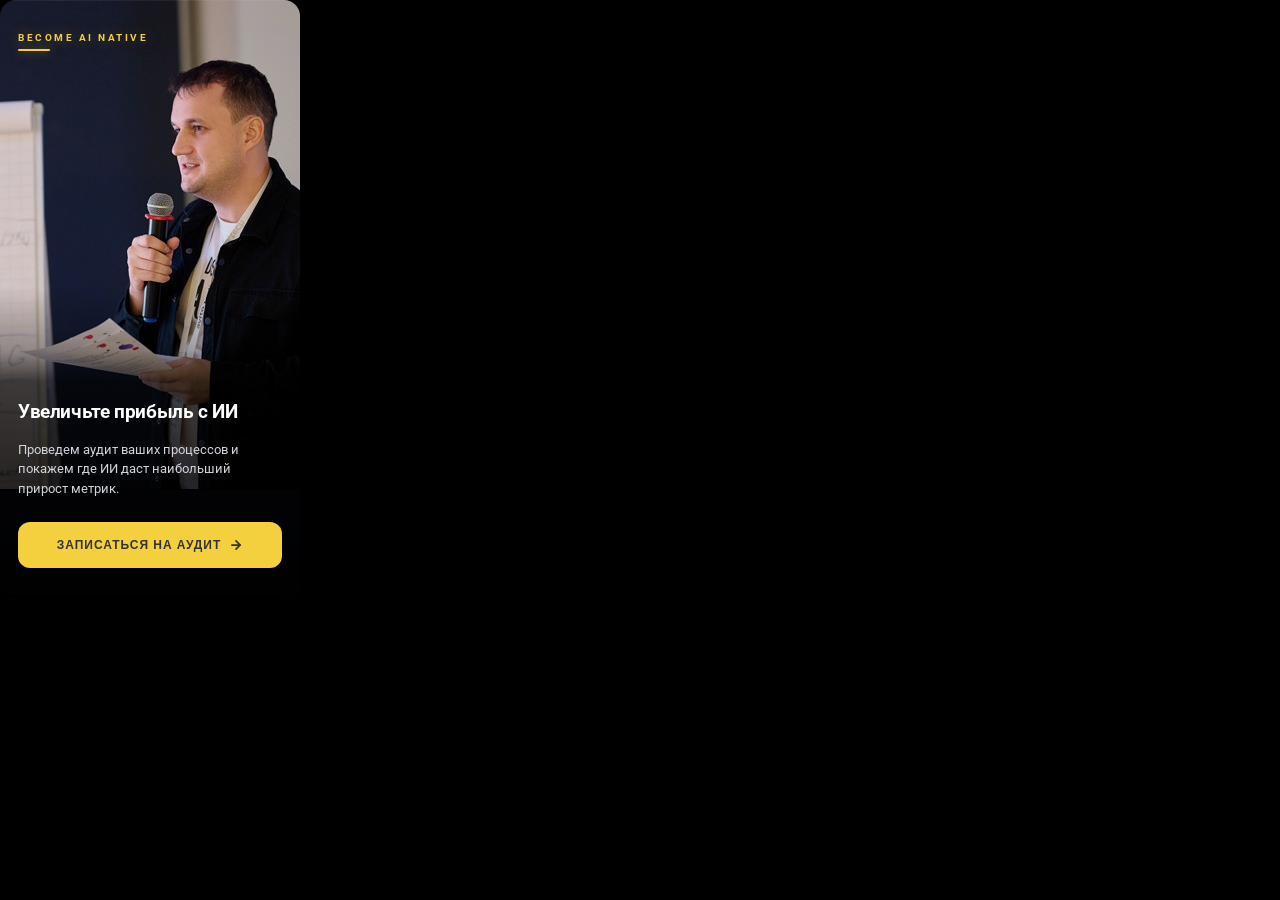
<file: assets/banner/index.html>
<!doctype html>
<html lang="ru">
  <head>
    <meta charset="UTF-8" />
    <meta name="viewport" content="width=device-width, initial-scale=1.0" />
    <title>Become AI Native Banner</title>

    <!-- Подключение Roboto, как в основном проекте -->
    <link rel="preconnect" href="https://fonts.googleapis.com" />
    <link rel="preconnect" href="https://fonts.gstatic.com" crossorigin />
    <link
      href="https://fonts.googleapis.com/css2?family=Roboto:wght@400;500;700;900&display=swap"
      rel="stylesheet"
    />

    <style>
      /* Базовый сброс стилей */
      * {
        box-sizing: border-box;
        margin: 0;
        padding: 0;
      }

      body,
      html {
        width: 300px;
        height: 600px;
        overflow: hidden;
        font-family: 'Roboto', sans-serif;
        background-color: #000000;
        outline: none;
      }

      /* Сброс обводок фокуса */
      a,
      a:focus,
      a:active,
      *:focus {
        outline: none !important;
        -webkit-tap-highlight-color: transparent;
      }

      /* Контейнер баннера */
      .banner-container {
        width: 300px;
        height: 600px;
        position: relative;
        overflow: hidden;
        border: none;
        border-radius: 16px;
        display: flex;
        flex-direction: column;
        justify-content: space-between;
        padding: 32px 18px;
        cursor: pointer;
        user-select: none;
        outline: none;
      }

      /* Фоновое изображение со сгенерированной картинкой */
      .banner-bg {
        position: absolute;
        inset: 0;
        width: 100%;
        height: 100%;
        object-fit: cover;
        opacity: 0.9;
        z-index: 1;
        transition:
          transform 0.8s cubic-bezier(0.16, 1, 0.3, 1),
          opacity 0.8s ease;
      }

      .banner-container:hover .banner-bg {
        transform: scale(1.05);
        opacity: 0.9;
      }

      /* Градиентное наложение для читаемости */
      .banner-overlay {
        position: absolute;
        bottom: 0;
        left: 0;
        right: 0;
        height: 312px;
        background: linear-gradient(
          to top,
          rgba(0, 0, 0, 0.95) 0%,
          rgba(0, 0, 0, 0.7) 70%,
          rgba(0, 0, 0, 0.3) 80%,
          rgba(0, 0, 0, 0) 100%
        ) !important;
        z-index: 5 !important;
        pointer-events: none;
        transform: translateZ(0);
        -webkit-transform: translateZ(0);
      }

      /* Анимация появления */
      @keyframes fadeSlideIn {
        from {
          opacity: 0;
          transform: translateY(15px);
        }
        to {
          opacity: 1;
          transform: translateY(0);
        }
      }

      .animate-item {
        opacity: 0;
        animation: fadeSlideIn 0.8s cubic-bezier(0.16, 1, 0.3, 1) forwards;
        position: relative;
        z-index: 3;
      }

      .delay-1 {
        animation-delay: 150ms;
      }
      .delay-2 {
        animation-delay: 350ms;
      }
      .delay-3 {
        animation-delay: 550ms;
      }
      .delay-4 {
        animation-delay: 750ms;
      }

      /* Верхняя плашка (Надпись) */
      .brand-tag {
        display: flex;
        flex-direction: column;
        align-items: flex-start;
        gap: 6px;
        position: relative;
        z-index: 10;
        transform: translateZ(0);
        -webkit-transform: translateZ(0);
      }

      .brand-tag span {
        font-size: 10px;
        font-weight: 700;
        letter-spacing: 0.25em;
        text-transform: uppercase;
        color: #f4d03f;
        text-shadow: 0 0 15px rgba(244, 208, 63, 0.4);
      }

      .brand-line {
        height: 2px;
        width: 32px;
        background-color: #f4d03f;
        border-radius: 9999px;
        box-shadow: 0 0 10px rgba(244, 208, 63, 0.5);
      }

      /* Контентная часть */
      .content-area {
        display: flex;
        flex-direction: column;
        gap: 16px;
        margin-top: auto;
        position: relative;
        z-index: 10;
        transform: translateZ(0);
        -webkit-transform: translateZ(0);
      }

      .headline {
        font-size: 19px;
        font-weight: 700;
        line-height: 1.2;
        color: #ffffff;
        letter-spacing: -0.02em;
        white-space: nowrap !important;
      }

      .description {
        font-size: 13px;
        font-weight: 400;
        line-height: 1.5;
        color: #d1d5db;
      }

      /* Кнопка CTA */
      .cta-btn {
        width: 100%;
        margin-top: 8px;
        padding: 16px 20px;
        background-color: #f4d03f;
        border: none;
        outline: none;
        color: #333333;
        font-weight: 700;
        font-size: 12px;
        letter-spacing: 0.08em;
        text-transform: uppercase;
        border-radius: 12px;
        display: flex;
        align-items: center;
        justify-content: center;
        gap: 8px;
        cursor: pointer;
        position: relative;
        overflow: hidden;
        transition:
          background-color 0.3s,
          transform 0.3s,
          box-shadow 0.3s;
        z-index: 3;
      }

      /* Анимация пульсации кнопки */
      @keyframes ctaPulse {
        0% {
          transform: scale(1);
          box-shadow: 0 4px 15px rgba(0, 0, 0, 0.1);
        }
        50% {
          transform: scale(1.02);
          box-shadow: 0 0 18px rgba(244, 208, 63, 0.5);
        }
        100% {
          transform: scale(1);
          box-shadow: 0 4px 15px rgba(0, 0, 0, 0.1);
        }
      }

      /* Применяем пульсацию к кнопке после появления всего баннера */
      .cta-pulse-animation {
        animation: ctaPulse 3s ease-in-out infinite;
        animation-delay: 1.5s;
      }

      .banner-container:hover .cta-btn {
        animation: none; /* останавливаем автопульсацию при ховере */
        transform: translateY(-2px) scale(1.02);
        box-shadow: 0 0 22px rgba(244, 208, 63, 0.7);
        background-color: #f5d757;
      }

      /* Эффект проходящего блика (shimmer) */
      @keyframes shimmer {
        0% {
          left: -150%;
        }
        50% {
          left: 150%;
        }
        100% {
          left: 150%;
        }
      }

      .cta-btn::after {
        content: '';
        position: absolute;
        top: 0;
        left: -150%;
        width: 50%;
        height: 100%;
        background: linear-gradient(
          to right,
          rgba(255, 255, 255, 0) 0%,
          rgba(255, 255, 255, 0.35) 50%,
          rgba(255, 255, 255, 0) 100%
        );
        transform: skewX(-25deg);
        animation: shimmer 5s infinite;
        animation-delay: 2s;
      }

      /* Иконка стрелочки */
      .arrow-icon {
        stroke-width: 3px;
        transition: transform 0.3s;
      }

      .banner-container:hover .arrow-icon {
        transform: translateX(3px);
      }
    </style>

    <script>
      // Стандартное определение clickTag для рекламных сетей
      var clickTag = 'https://proshinsky.com';
    </script>
  </head>
  <body>
    <!-- Обертка clickTag для трекинга кликов в рекламных сетях -->
    <a
      href="javascript:void(window.open(clickTag))"
      id="banner-link"
      style="text-decoration: none; display: block; width: 100%; height: 100%"
    >
      <div class="banner-container">
        <!-- Фоновая картинка -->
        <img src="bg.jpg" alt="AI Consulting" class="banner-bg" />

        <!-- Градиентное затемнение -->
        <div class="banner-overlay"></div>

        <!-- Логотип сверху -->
        <div class="brand-tag animate-item delay-1">
          <span>become ai native</span>
          <div class="brand-line"></div>
        </div>

        <!-- Контент снизу -->
        <div class="content-area">
          <h3 class="headline animate-item delay-2" id="headline">Увеличьте прибыль с ИИ</h3>
          <p class="description animate-item delay-3" id="description">
            Проведем аудит ваших процессов и покажем где ИИ даст наибольший прирост метрик.
          </p>

          <div class="animate-item delay-4" style="width: 100%">
            <button class="cta-btn cta-pulse-animation" id="cta-button">
              <span id="cta-text">Записаться на аудит</span>
              <svg
                class="arrow-icon"
                xmlns="http://www.w3.org/2000/svg"
                width="14"
                height="14"
                viewBox="0 0 24 24"
                fill="none"
                stroke="currentColor"
                stroke-linecap="round"
                stroke-linejoin="round"
              >
                <path d="M5 12h14" />
                <path d="m12 5 7 7-7 7" />
              </svg>
            </button>
          </div>
        </div>
      </div>
    </a>

    <script>
      // Динамическая локализация баннера на основе URL-параметра lang
      const urlParams = new URLSearchParams(window.location.search);
      const lang = urlParams.get('lang') || 'ru';

      const translations = {
        ru: {
          headline: 'Увеличьте прибыль с ИИ',
          description:
            'Проведем аудит ваших процессов и покажем где ИИ даст наибольший прирост метрик.',
          cta: 'Записаться на аудит',
        },
        en: {
          headline: 'Increase Profits with AI',
          description:
            'We will audit your processes and show where AI will deliver the highest metric growth.',
          cta: 'Book Free Audit',
        },
      };

      const t = translations[lang === 'en' ? 'en' : 'ru'];
      document.getElementById('headline').textContent = t.headline;
      document.getElementById('description').textContent = t.description;
      document.getElementById('cta-text').textContent = t.cta;

      // Взаимодействие с родительским окном для открытия BookingModal
      document.getElementById('banner-link').addEventListener('click', function (e) {
        // Предотвращаем открытие ссылки, если мы хотим использовать внутренний BookingModal
        e.preventDefault();

        // Отправка сообщения в родительское окно
        if (window.parent) {
          window.parent.postMessage('openBooking', '*');
        }
      });
    </script>
  </body>
</html>
</file>
<file: design/tokens.css>
/* GENERATED by tools/build-tokens.mjs from tokens/tokens.json. Do not edit. */

:root {
  /* light palette (default) */
  --ds-background: #FFFFFF;
  --ds-foreground: #000000;
  --ds-accent: #138AF2;
  --ds-error: #B12424;
  --ds-warning: #C75D07;
  --ds-success: #006B4F;
  --ds-yellow: #F8A300;
  --ds-purple: #6A3DEC;
  --ds-magenta: #9A1B6E;
  --ds-sky: #138AF2;
  --ds-fg-5: color-mix(in srgb, var(--ds-foreground) 5%, transparent);
  --ds-fg-10: color-mix(in srgb, var(--ds-foreground) 10%, transparent);
  --ds-fg-20: color-mix(in srgb, var(--ds-foreground) 20%, transparent);
  --ds-fg-40: color-mix(in srgb, var(--ds-foreground) 40%, transparent);
  --ds-fg-60: color-mix(in srgb, var(--ds-foreground) 60%, transparent);
  --ds-fg-80: color-mix(in srgb, var(--ds-foreground) 80%, transparent);
  --ds-text-secondary: color-mix(in srgb, var(--ds-foreground) 60%, transparent);
  --ds-text-tertiary: color-mix(in srgb, var(--ds-foreground) 40%, transparent);
  --ds-hover: color-mix(in srgb, var(--ds-foreground) 5%, transparent);
  --ds-selected: color-mix(in srgb, var(--ds-foreground) 10%, transparent);
  --ds-field-fill: color-mix(in srgb, var(--ds-foreground) 5%, transparent);
  --ds-field-ring: color-mix(in srgb, var(--ds-foreground) 16%, transparent);
  --ds-card-fill: color-mix(in srgb, var(--ds-foreground) 3.5%, transparent);
  --ds-hairline: color-mix(in srgb, var(--ds-foreground) 7%, transparent);
  --ds-divider: color-mix(in srgb, var(--ds-foreground) 10%, transparent);
  --ds-switch-off: color-mix(in srgb, var(--ds-foreground) 20%, transparent);
  --ds-selection: color-mix(in srgb, var(--ds-foreground) 20%, transparent);
  --ds-button-secondary: color-mix(in srgb, var(--ds-foreground) 15%, transparent);
  --ds-button-secondary-hover: color-mix(in srgb, var(--ds-foreground) 25%, transparent);
  --ds-radius-tile: 6px;
  --ds-radius-menu-row: 8px;
  --ds-radius-nav-item: 10px;
  --ds-radius-control: 12px;
  --ds-radius-card: 16px;
  --ds-radius-panel: 20px;
  --ds-radius-pill: 9999px;
  --ds-space-2: 2px;
  --ds-space-4: 4px;
  --ds-space-6: 6px;
  --ds-space-8: 8px;
  --ds-space-12: 12px;
  --ds-space-16: 16px;
  --ds-space-24: 24px;
  --ds-space-32: 32px;
  --ds-space-40: 40px;
  --ds-space-48: 48px;
  --ds-space-56: 56px;
  --ds-glass-blur: blur(28px) saturate(1.5);
  --ds-glass-panel-bg: color-mix(in srgb, var(--ds-background) 62%, transparent);
  --ds-page-glow-a: 16%;
  --ds-page-glow-b: 10%;
  --ds-ease-out-expo: cubic-bezier(.16, 1, .3, 1);
  --ds-ease-out-back: cubic-bezier(.34, 1.56, .64, 1);
  --ds-switch-thumb-motion: .366s cubic-bezier(.16, -.12, .29, 1.31);
  --ds-switch-track-motion: .216s;
  --ds-font: "Inter Variable", -apple-system, BlinkMacSystemFont, 'Segoe UI', sans-serif;
  --ds-font-mono: ui-monospace, 'SF Mono', Menlo, monospace;
  --ds-font-features: "liga", "calt", "kern", "ss03";
  --ds-font-size: 13px;
  --ds-control-height: 32px;
  --ds-control-height-sm: 24px;
  --ds-icon-tile: 22px;
  --ds-sidebar-width: 224px;
  --ds-shadow-card: 0 1px 1px -1px #0000000d, 0 4px 2px -3px #0000000d, 0 8px 4px -6px #0000000d, 0 12px 40px -12px #0000001a;
  --ds-shadow-panel: 0 1px 1px -1px #0000000d, 0 4px 2px -3px #0000000d, 0 8px 4px -6px #0000000d, 0 12px 40px -12px #0000001a, 0 24px 64px -24px #00000033;
  --ds-tile-blue-top: #5aa9ff;
  --ds-tile-blue-bottom: #2563eb;
  --ds-tile-orange-top: #ffb155;
  --ds-tile-orange-bottom: #f97316;
  --ds-tile-purple-top: #b58bff;
  --ds-tile-purple-bottom: #7c3aed;
  --ds-tile-sky-top: #6fd3ff;
  --ds-tile-sky-bottom: #0ea5e9;
  --ds-tile-green-top: #5ee0a0;
  --ds-tile-green-bottom: #16a34a;
  --ds-tile-yellow-top: #ffd84d;
  --ds-tile-yellow-bottom: #eab308;
  --ds-tile-gray-top: #a3abb8;
  --ds-tile-gray-bottom: #6b7280;
  --ds-tile-pink-top: #ff7ab6;
  --ds-tile-pink-bottom: #db2777;
  --ds-tile-red-top: #ff8a7a;
  --ds-tile-red-bottom: #dc2626;
}

@media (prefers-color-scheme: dark) {
  :root:not([data-theme="light"]) {
    --ds-background: #0A0E17;
    --ds-foreground: #FFFFFF;
    --ds-accent: #4FA3F8;
    --ds-error: #FF6363;
    --ds-warning: #FF9217;
    --ds-success: #59D499;
    --ds-yellow: #FFC531;
    --ds-purple: #A485FF;
    --ds-magenta: #CF2F98;
    --ds-sky: #56C2FF;
  }
}

:root[data-theme="dark"] {
  --ds-background: #0A0E17;
  --ds-foreground: #FFFFFF;
  --ds-accent: #4FA3F8;
  --ds-error: #FF6363;
  --ds-warning: #FF9217;
  --ds-success: #59D499;
  --ds-yellow: #FFC531;
  --ds-purple: #A485FF;
  --ds-magenta: #CF2F98;
  --ds-sky: #56C2FF;
}

/* Landing page (marketing). Theme-independent: always dark. */
:root {
  --lp-bg: #0b0d12;
  --lp-surface: #12151c;
  --lp-surface2: #181c26;
  --lp-card: #0e1118;
  --lp-line: rgba(255, 255, 255, 0.08);
  --lp-text: #eef1f7;
  --lp-muted: #9aa3b8;
  --lp-body-text: #cdd3e3;
  --lp-accent: #3b82f6;
  --lp-accent-strong: #2f6fe0;
  --lp-violet: #7c5cff;
  --lp-grad-from: #6aa5ff;
  --lp-maxw: 1120px;
  --lp-gutter: 20px;
  --lp-section-pad: 88px;
  --lp-header-h: 64px;
  --lp-radius: 20px;
  --lp-card-radius: 28px;
  --lp-btn-radius: 14px;
  --lp-btn-sm-radius: 10px;
  --lp-h1: clamp(40px, 6.4vw, 72px);
  --lp-h1-hero: clamp(30px, 8.2vw, 88px);
  --lp-h2: clamp(30px, 4vw, 46px);
  --lp-h3: 20px;
  --lp-lead: clamp(17px, 2vw, 20px);
  --lp-body: 16px;
  --lp-small: 14px;
  --lp-line-height: 1.55;
  --lp-heading-line-height: 1.1;
  --lp-heading-tracking: -0.02em;
}
</file>
<file: styles.css>
/*
 * VibeCode Bitrix Showcase — web UI on the popizdim-design system.
 * Values come from design/tokens.css (--ds-*). Do not add hex colors here.
 * Rules: DESIGN.md §1–7 (app UI). Neutrals are foreground tints, one accent,
 * the icon tiles are the only colorful element, sentence case, one-line fields.
 */

@font-face {
  font-family: "Inter Variable";
  src: url("assets/fonts/InterVariable.woff2") format("woff2");
  font-weight: 100 900;
  font-style: normal;
  font-display: swap;
}

*, *::before, *::after { box-sizing: border-box; }

html { -webkit-text-size-adjust: 100%; scroll-behavior: smooth; }

body {
  margin: 0;
  min-height: 100vh;
  font-family: var(--ds-font);
  font-size: var(--ds-font-size);
  font-feature-settings: var(--ds-font-features);
  line-height: 1.5;
  color: var(--ds-foreground);
  background-color: var(--ds-background);
  -webkit-font-smoothing: antialiased;
}

/* The glows live on a fixed layer: background-attachment: fixed repaints the page on every scroll */
body::before {
  content: "";
  position: fixed;
  inset: 0;
  z-index: -1;
  pointer-events: none;
  background-image:
    radial-gradient(70vw 60vh at 0% 0%, color-mix(in srgb, var(--ds-accent) var(--ds-page-glow-a), transparent), transparent 70%),
    radial-gradient(60vw 55vh at 100% 100%, color-mix(in srgb, var(--ds-purple) var(--ds-page-glow-b), transparent), transparent 70%);
}

h1, h2, p { margin: 0; }

a { color: inherit; text-decoration: none; }

button { font: inherit; color: inherit; cursor: pointer; }

:focus-visible {
  outline: 2px solid var(--ds-accent);
  outline-offset: 1px;
  border-radius: 6px;
}

code {
  font-family: var(--ds-font-mono);
  font-size: 12px;
  padding: 1px 5px;
  border-radius: 6px;
  background: var(--ds-fg-5);
  color: var(--ds-foreground);
  word-break: break-word;
}

.icon {
  width: 16px;
  height: 16px;
  fill: none;
  stroke: currentColor;
  stroke-width: 1.8;
  stroke-linecap: round;
  stroke-linejoin: round;
  flex-shrink: 0;
}

/* ---------- Floating frosted sidebar (DESIGN.md §4) ---------- */

.sidebar {
  position: fixed;
  top: 8px;
  bottom: 8px;
  left: 8px;
  z-index: 50;
  width: var(--ds-sidebar-width);
  display: flex;
  flex-direction: column;
  gap: 12px;
  padding: 12px 10px 10px;
  overflow-y: auto;
  overscroll-behavior: contain;
  border-radius: var(--ds-radius-panel);
  background: var(--ds-glass-panel-bg);
  -webkit-backdrop-filter: var(--ds-glass-blur);
  backdrop-filter: var(--ds-glass-blur);
  box-shadow: var(--ds-shadow-panel), inset 0 0 0 0.5px var(--ds-hairline);
}

.brand-header {
  display: flex;
  align-items: center;
  gap: 8px;
  padding: 4px 6px 2px;
}

.brand-icon {
  width: var(--ds-icon-tile);
  height: var(--ds-icon-tile);
  flex-shrink: 0;
  display: grid;
  place-items: center;
  border-radius: var(--ds-radius-tile);
  background: linear-gradient(180deg, var(--ds-tile-blue-top), var(--ds-tile-blue-bottom));
  box-shadow: inset 0 0 0 0.5px rgba(255, 255, 255, 0.35);
  color: #fff;
  font-size: 12px;
  font-weight: 600;
}

.brand-title {
  font-size: 13px;
  font-weight: 600;
  line-height: 1.3;
}

.brand-subtitle {
  font-size: 12px;
  color: var(--ds-text-secondary);
  line-height: 1.3;
}

/* ---------- Search field: one line, 32 high, radius 12, 1 px ring ---------- */

.search-container {
  position: relative;
  margin: 0 2px;
}

.search-icon {
  position: absolute;
  left: 10px;
  top: 50%;
  transform: translateY(-50%);
  width: 14px;
  height: 14px;
  color: var(--ds-text-secondary);
  pointer-events: none;
}

.search-input {
  width: 100%;
  height: var(--ds-control-height);
  padding: 0 36px 0 30px;
  border: 0;
  border-radius: var(--ds-radius-control);
  background: var(--ds-field-fill);
  box-shadow: inset 0 0 0 1px var(--ds-field-ring);
  color: var(--ds-foreground);
  font: inherit;
  font-size: 13px;
  white-space: nowrap;
  text-overflow: ellipsis;
  transition: box-shadow 0.15s;
}

.search-input::placeholder { color: var(--ds-text-secondary); }

.search-input:hover { box-shadow: inset 0 0 0 1px var(--ds-accent); }

.search-input:focus {
  outline: none;
  box-shadow: inset 0 0 0 2px var(--ds-accent);
}

/* ---------- Navigation: 32 high, radius 10, selected = fg 10 % ---------- */

.nav-section-title {
  padding: 4px 8px 0;
  font-size: 12px;
  color: var(--ds-text-secondary);
}

.nav-menu {
  list-style: none;
  margin: 0;
  padding: 0;
  display: flex;
  flex-direction: column;
  gap: 2px;
}

.nav-link {
  display: flex;
  align-items: center;
  justify-content: space-between;
  gap: 8px;
  height: var(--ds-control-height);
  padding: 0 8px;
  border-radius: var(--ds-radius-nav-item);
  color: var(--ds-foreground);
  font-size: 13px;
  font-weight: 400;
  transition: background 0.15s;
}

.nav-link:hover { background: var(--ds-hover); }

.nav-link.active { background: var(--ds-selected); }

.nav-label {
  display: flex;
  align-items: center;
  gap: 8px;
  min-width: 0;
}

.nav-label .icon { color: var(--ds-text-secondary); }

.nav-label > span {
  overflow: hidden;
  text-overflow: ellipsis;
  white-space: nowrap;
}

.nav-badge {
  flex-shrink: 0;
  font-size: 12px;
  color: var(--ds-text-secondary);
  font-variant-numeric: tabular-nums;
}

/* ---------- Buttons: secondary fg 15 %, primary accent (DESIGN.md §4) ---------- */

.control-row {
  display: grid;
  grid-template-columns: minmax(0, 1fr) minmax(0, 1fr);
  gap: 6px;
  padding: 0 2px;
}

.btn-primary,
.btn-secondary {
  display: inline-flex;
  align-items: center;
  justify-content: center;
  gap: 6px;
  height: var(--ds-control-height);
  padding: 0 16px;
  border: 0;
  border-radius: var(--ds-radius-control);
  font-size: 13px;
  font-weight: 500;
  white-space: nowrap;
  text-decoration: none;
  transition: background 0.15s, filter 0.15s, transform 0.1s;
}

.btn-primary {
  /* accent darkened 18%: white text on the plain accent is 3.5:1, text needs 4.5:1 */
  background: color-mix(in srgb, var(--ds-accent) 82%, #000);
  color: #fff;
  box-shadow: 0 1px 2px rgba(0, 0, 0, 0.12), 0 4px 10px color-mix(in srgb, var(--ds-accent) 28%, transparent);
}

.btn-primary:hover { filter: brightness(1.08); color: #fff; }

.btn-secondary {
  background: var(--ds-button-secondary);
  color: var(--ds-foreground);
}

.btn-secondary:hover { background: var(--ds-button-secondary-hover); color: var(--ds-foreground); }

.btn-primary:active,
.btn-secondary:active { transform: scale(0.98); }

.btn-small {
  height: var(--ds-control-height-sm);
  min-width: 0;
  padding: 0 8px;
  font-size: 12px;
}

/* ---------- Sidebar footer ---------- */

.sidebar-footer {
  margin-top: auto;
  padding: 12px 8px 4px;
  font-size: 12px;
  line-height: 1.5;
  color: var(--ds-text-secondary);
}

.sidebar-count {
  margin: 0 0 4px;
  font-size: 12px;
  font-weight: 500;
  color: var(--ds-text-secondary);
}

/* ---------- Mobile top bar (hidden on desktop) ---------- */

.mobile-header { display: none; }

/* ---------- Main column ---------- */

.main-content {
  margin-left: calc(var(--ds-sidebar-width) + 24px);
  padding: 32px 40px 72px;
}

.hero-section,
.category-section {
  max-width: 880px;
}

.hero-section { margin-bottom: 32px; }

.hero-title {
  font-size: 24px;
  font-weight: 600;
  line-height: 1.25;
  color: var(--ds-foreground);
}

.hero-description {
  margin-top: 8px;
  max-width: 64ch;
  font-size: 13px;
  line-height: 1.6;
  color: var(--ds-text-secondary);
}

.hero-actions {
  display: flex;
  flex-wrap: wrap;
  gap: 8px;
  margin-top: 16px;
}

/* ---------- Category: icon tile, title, count ---------- */

.category-section {
  margin-bottom: 32px;
  scroll-margin-top: 24px;
}

.category-header {
  display: flex;
  align-items: center;
  justify-content: space-between;
  gap: 12px;
  margin-bottom: 8px;
}

.category-title-group {
  display: flex;
  align-items: center;
  gap: 8px;
  min-width: 0;
}

/* One tile color per category; blue is the default. */
.category-icon {
  --tile-top: var(--ds-tile-blue-top);
  --tile-bottom: var(--ds-tile-blue-bottom);
  width: var(--ds-icon-tile);
  height: var(--ds-icon-tile);
  flex-shrink: 0;
  display: grid;
  place-items: center;
  border-radius: var(--ds-radius-tile);
  background: linear-gradient(180deg, var(--tile-top), var(--tile-bottom));
  box-shadow: inset 0 0 0 0.5px rgba(255, 255, 255, 0.35);
  color: #fff;
}

.category-icon .icon {
  width: 13px;
  height: 13px;
  stroke-width: 2;
}

#analytics .category-icon { --tile-top: var(--ds-tile-blue-top); --tile-bottom: var(--ds-tile-blue-bottom); }
#calculators .category-icon { --tile-top: var(--ds-tile-orange-top); --tile-bottom: var(--ds-tile-orange-bottom); }
#ai-voice .category-icon { --tile-top: var(--ds-tile-purple-top); --tile-bottom: var(--ds-tile-purple-bottom); }
#bots .category-icon { --tile-top: var(--ds-tile-sky-top); --tile-bottom: var(--ds-tile-sky-bottom); }
#devtools .category-icon { --tile-top: var(--ds-tile-green-top); --tile-bottom: var(--ds-tile-green-bottom); }
#crm-internal .category-icon { --tile-top: var(--ds-tile-yellow-top); --tile-bottom: var(--ds-tile-yellow-bottom); }
#client-services .category-icon { --tile-top: var(--ds-tile-pink-top); --tile-bottom: var(--ds-tile-pink-bottom); }
#docs-accounting .category-icon { --tile-top: var(--ds-tile-orange-top); --tile-bottom: var(--ds-tile-orange-bottom); }
#integrations-access .category-icon { --tile-top: var(--ds-tile-red-top); --tile-bottom: var(--ds-tile-red-bottom); }
#ai-infra .category-icon { --tile-top: var(--ds-tile-gray-top); --tile-bottom: var(--ds-tile-gray-bottom); }

.category-title {
  font-size: 16px;
  font-weight: 500;
  line-height: 1.3;
  color: var(--ds-foreground);
}

.category-count {
  flex-shrink: 0;
  font-size: 12px;
  color: var(--ds-text-secondary);
  white-space: nowrap;
}

/* ---------- Settings group: one card per category, rows inside ---------- */

.accordion-group {
  display: flex;
  flex-direction: column;
  overflow: hidden;
  border-radius: var(--ds-radius-card);
  background: var(--ds-card-fill);
  box-shadow: inset 0 0 0 0.5px var(--ds-hairline);
}

.accordion-item + .accordion-item {
  border-top: 1px solid var(--ds-divider);
}

.accordion-header {
  display: flex;
  align-items: center;
  justify-content: space-between;
  gap: 12px;
  padding: 12px 20px;
  cursor: pointer;
  user-select: none;
  transition: background 0.15s;
}

.accordion-header:hover { background: var(--ds-hover); }

.accordion-header:focus-visible {
  outline-offset: -2px;
  border-radius: 0;
}

.accordion-meta-main {
  display: flex;
  align-items: center;
  gap: 12px;
  min-width: 0;
}

.case-header-content {
  display: flex;
  flex-direction: column;
  gap: 2px;
  min-width: 0;
}

.case-title {
  font-size: 13px;
  font-weight: 500;
  line-height: 1.35;
  color: var(--ds-foreground);
}

.case-author {
  font-size: 12px;
  line-height: 1.4;
  color: var(--ds-text-secondary);
}

.case-author-icon { display: none; }

/* Badges are neutral: color is reserved for tiles, the accent and the logo. */
.case-badge {
  flex-shrink: 0;
  display: inline-flex;
  align-items: center;
  justify-content: center;
  min-width: 92px;
  height: 20px;
  padding: 0 8px;
  border-radius: 6px;
  /* solid white chip: it must stay distinct from the grey hover row and the card */
  background: var(--ds-background);
  box-shadow: inset 0 0 0 1px var(--ds-divider);
  color: var(--ds-text-secondary);
  font-size: 12px;
  font-weight: 500;
  white-space: nowrap;
}

.badge-cyan,
.badge-green,
.badge-orange,
.badge-pink,
.badge-purple {
  background: var(--ds-background);
  box-shadow: inset 0 0 0 1px var(--ds-divider);
  color: var(--ds-text-secondary);
}

.accordion-chevron {
  flex-shrink: 0;
  display: grid;
  place-items: center;
  width: 16px;
  height: 16px;
  color: var(--ds-text-secondary);
  transition: transform 0.22s var(--ds-ease-out-expo), color 0.15s;
}

.accordion-chevron svg {
  width: 16px;
  height: 16px;
}

.accordion-item.active .accordion-chevron {
  transform: rotate(180deg);
  color: var(--ds-foreground);
}

.accordion-content { display: none; }

.accordion-item.active .accordion-content { display: block; }

.accordion-body-inner { padding: 0 20px 16px; }

.case-grid {
  display: grid;
  grid-template-columns: minmax(0, 1fr) minmax(260px, 40%);
  gap: 20px;
  align-items: start;
}

.case-section-subtitle {
  margin: 10px 0 4px;
  font-size: 12px;
  font-weight: 500;
  color: var(--ds-text-secondary);
}

.case-description {
  margin-bottom: 4px;
  font-size: 13px;
  line-height: 1.6;
  color: var(--ds-foreground);
  text-wrap: pretty;
}

.feature-list {
  list-style: none;
  margin: 0 0 4px;
  padding: 0;
  display: flex;
  flex-direction: column;
  gap: 4px;
}

/* Block flow, not flex: the text can mix plain words and <code> inline. */
.feature-item {
  position: relative;
  padding-left: 12px;
  font-size: 13px;
  line-height: 1.55;
  color: var(--ds-text-secondary);
}

/* The dot is a plain 4 px tint, not a colored check. */
.feature-bullet {
  position: absolute;
  left: 0;
  top: 0.72em;
  width: 4px;
  height: 4px;
  border-radius: 50%;
  background: var(--ds-text-tertiary);
  font-size: 0;
}

.feature-item code { white-space: nowrap; }

.tech-tags {
  display: flex;
  flex-wrap: wrap;
  gap: 6px;
  margin-top: 8px;
}

.tech-tag {
  display: inline-flex;
  align-items: center;
  height: 20px;
  padding: 0 8px;
  border-radius: 6px;
  background: var(--ds-background);
  box-shadow: inset 0 0 0 1px var(--ds-divider);
  color: var(--ds-text-secondary);
  font-size: 12px;
  font-weight: 500;
}

/* Metadata sits on a 5 % field fill, radius 12, no borders. */
.meta-box {
  display: flex;
  flex-direction: column;
  gap: 10px;
  align-self: stretch;
  margin-top: 20px;
  padding: 12px 14px;
  border-radius: var(--ds-radius-control);
  /* white panel, same as the case badges: a grey fill merged with the hovered header above */
  background: var(--ds-background);
  box-shadow: inset 0 0 0 1px var(--ds-divider);
}

.meta-item {
  display: flex;
  flex-direction: column;
  gap: 2px;
}

.meta-label {
  font-size: 12px;
  color: var(--ds-text-secondary);
}

.meta-value {
  font-size: 13px;
  font-weight: 500;
  line-height: 1.4;
  color: var(--ds-foreground);
}

.telegram-quote {
  margin: 0 0 12px;
  padding: 10px 12px;
  border-radius: var(--ds-radius-control);
  background: var(--ds-field-fill);
  color: var(--ds-text-secondary);
  font-style: italic;
  line-height: 1.6;
}

/* ---------- Empty state and footer ---------- */

.empty-state {
  padding: 24px 20px;
  text-align: center;
  font-size: 13px;
  color: var(--ds-text-secondary);
  border-radius: var(--ds-radius-card);
  background: var(--ds-card-fill);
  box-shadow: inset 0 0 0 0.5px var(--ds-hairline);
}

.empty-state[hidden] { display: none; }

.site-footer {
  margin-top: 40px;
  font-size: 12px;
  color: var(--ds-text-secondary);
  text-align: center;
}

/* ---------- Narrow screens: sidebar becomes a sliding panel ---------- */

@media (max-width: 1024px) {
  /* the phone menu slides in from the right edge */
  .sidebar {
    left: auto;
    right: 8px;
    transform: translateX(calc(100% + 16px));
    transition: transform 0.28s var(--ds-ease-out-expo);
  }

  .sidebar.mobile-open { transform: none; }

  .mobile-header {
    position: sticky;
    top: 0;
    z-index: 40;
    display: flex;
    align-items: center;
    height: 48px;
    padding: 0 16px;
    gap: 12px;
    justify-content: flex-start;
    background: var(--ds-glass-panel-bg);
    -webkit-backdrop-filter: var(--ds-glass-blur);
    backdrop-filter: var(--ds-glass-blur);
    box-shadow: inset 0 -0.5px 0 var(--ds-hairline);
  }

  .mobile-logo {
    display: flex;
    align-items: center;
    gap: 8px;
    font-size: 13px;
    font-weight: 600;
  }

  .mobile-logo .brand-icon {
    width: var(--ds-icon-tile);
    height: var(--ds-icon-tile);
  }

  .mobile-menu-btn {
    order: -1; /* menu sits at the left edge, the title follows it */
    display: inline-flex;
    align-items: center;
    gap: 6px;
    height: var(--ds-control-height);
    padding: 0 12px;
    border: 0;
    border-radius: var(--ds-radius-control);
    background: var(--ds-button-secondary);
    color: var(--ds-foreground);
    font-size: 13px;
    font-weight: 500;
  }

  .mobile-menu-btn .icon { width: 14px; height: 14px; }

  .main-content {
    margin-left: 0;
    padding: 16px 16px 56px;
  }

  .hero-title { font-size: 20px; }
}

@media (max-width: 760px) {
  .case-grid {
    grid-template-columns: 1fr;
    gap: 12px;
  }

  .accordion-header { padding: 12px 16px; }
  .accordion-body-inner { padding: 0 16px 14px; }

  .case-badge { min-width: 0; }

  .accordion-meta-main { flex-wrap: wrap; gap: 8px; }
  .case-header-content { flex-basis: 100%; }
}

@media (prefers-reduced-motion: reduce) {
  *, *::before, *::after {
    transition-duration: 0.01ms !important;
    scroll-behavior: auto !important;
  }
}

/* ---- Accessibility and touch (ux-designer: 03, 06, 08, 19) ---- */
.sr-only {
  position: absolute;
  width: 1px;
  height: 1px;
  padding: 0;
  margin: -1px;
  overflow: hidden;
  clip: rect(0, 0, 0, 0);
  white-space: nowrap;
  border: 0;
}

.skip-link {
  position: absolute;
  left: 16px;
  top: -64px;
  z-index: 100;
  padding: 8px 12px;
  border-radius: 8px;
  background: var(--ds-background);
  color: var(--ds-foreground);
  box-shadow: inset 0 0 0 1px var(--ds-hairline);
}
.skip-link:focus { top: 8px; }

.accordion-heading { margin: 0; font: inherit; }

button.accordion-header {
  width: 100%;
  margin: 0;
  border: 0;
  border-radius: 0;
  background: transparent;
  color: inherit;
  text-align: left;
}

.search-input::-webkit-search-cancel-button { -webkit-appearance: none; appearance: none; }
.search-clear {
  position: absolute;
  right: 6px;
  top: 50%;
  transform: translateY(-50%);
  width: 24px;
  height: 24px;
  border: 0;
  border-radius: 50%;
  background: transparent;
  color: var(--ds-text-secondary);
  font-size: 12px;
  line-height: 1;
}
.search-clear:hover { background: var(--ds-hover); }
.search-clear[hidden] { display: none; }

.link-btn {
  padding: 0;
  border: 0;
  background: none;
  color: var(--ds-foreground);
  text-decoration: underline;
  font: inherit;
}

@media (max-width: 1024px) {
  /* 44px touch targets on phones (08-mobile-ux); WCAG 2.2 floor is 24px */
  .nav-link,
  .mobile-menu-btn,
  .search-input,
  .btn-small { min-height: 44px; }
}

/* Narrow screens: the count wraps instead of squeezing the title */
.category-header { flex-wrap: wrap; }
.category-title-group { flex-wrap: wrap; min-width: 0; }
.category-title-group .category-count { white-space: nowrap; }

/* Phone menu: the brand block is already in the top bar, so the panel starts with search */
@media (max-width: 1024px) {
  .brand-header { display: none; }
}

/* Phone menu: no expand/collapse-all row; the buttons stay on desktop */
@media (max-width: 1024px) {
  .control-row { display: none; }
}

/* Phone: icon-only menu button, 44px square (touch target), no text label */
@media (max-width: 1024px) {
  .mobile-menu-btn {
    width: 44px;
    padding: 0;
    justify-content: center;
    touch-action: manipulation;
  }
}

/* Case header: the title sits in a shrink-to-fit button, the icon follows it, and the whole row is the click target */
.accordion-heading { position: relative; display: flex; align-items: flex-start; gap: 8px; }
.accordion-heading:hover { background: var(--ds-hover); }
.accordion-heading > .accordion-header {
  flex: 0 1 auto;
  width: auto;
  min-width: 0;
  max-width: calc(100% - 96px); /* leaves room for the icon and the chevron */
  padding-right: 0;
  background: transparent;
}
.accordion-heading > .accordion-header:hover { background: transparent; }
.accordion-heading > .accordion-header::after { content: ""; position: absolute; inset: 0; }
.accordion-heading > .accordion-header .accordion-chevron {
  position: absolute;
  right: 20px;
  top: 50%;
  margin-top: -8px;
}
.source-icon {
  position: relative;
  z-index: 1;
  flex: none;
  display: grid;
  place-items: center;
  width: 24px;
  height: 24px;
  margin-top: 9px; /* centres the 24px icon on the first (title) line: 12px padding + (17.5px line - 24px) / 2 */
  border-radius: 6px;
  color: var(--ds-text-secondary);
}
.source-icon:hover { color: var(--ds-foreground); background: var(--ds-hover); }

@media (max-width: 760px) {
  .accordion-heading > .accordion-header .accordion-chevron { right: 16px; }
}

/* Promo banner 300x600 on the right: only where the main column leaves room (1536px and wider) */
.side-banner { display: none; }
@media (min-width: 1536px) {
  .side-banner {
    display: block;
    position: fixed;
    top: 32px;
    right: 24px;
    width: 300px;
    height: 600px;
    z-index: 5;
  }
}
.side-banner iframe {
  display: block;
  width: 300px;
  height: 600px;
  border: 0;
  border-radius: 16px;
}
</file>
